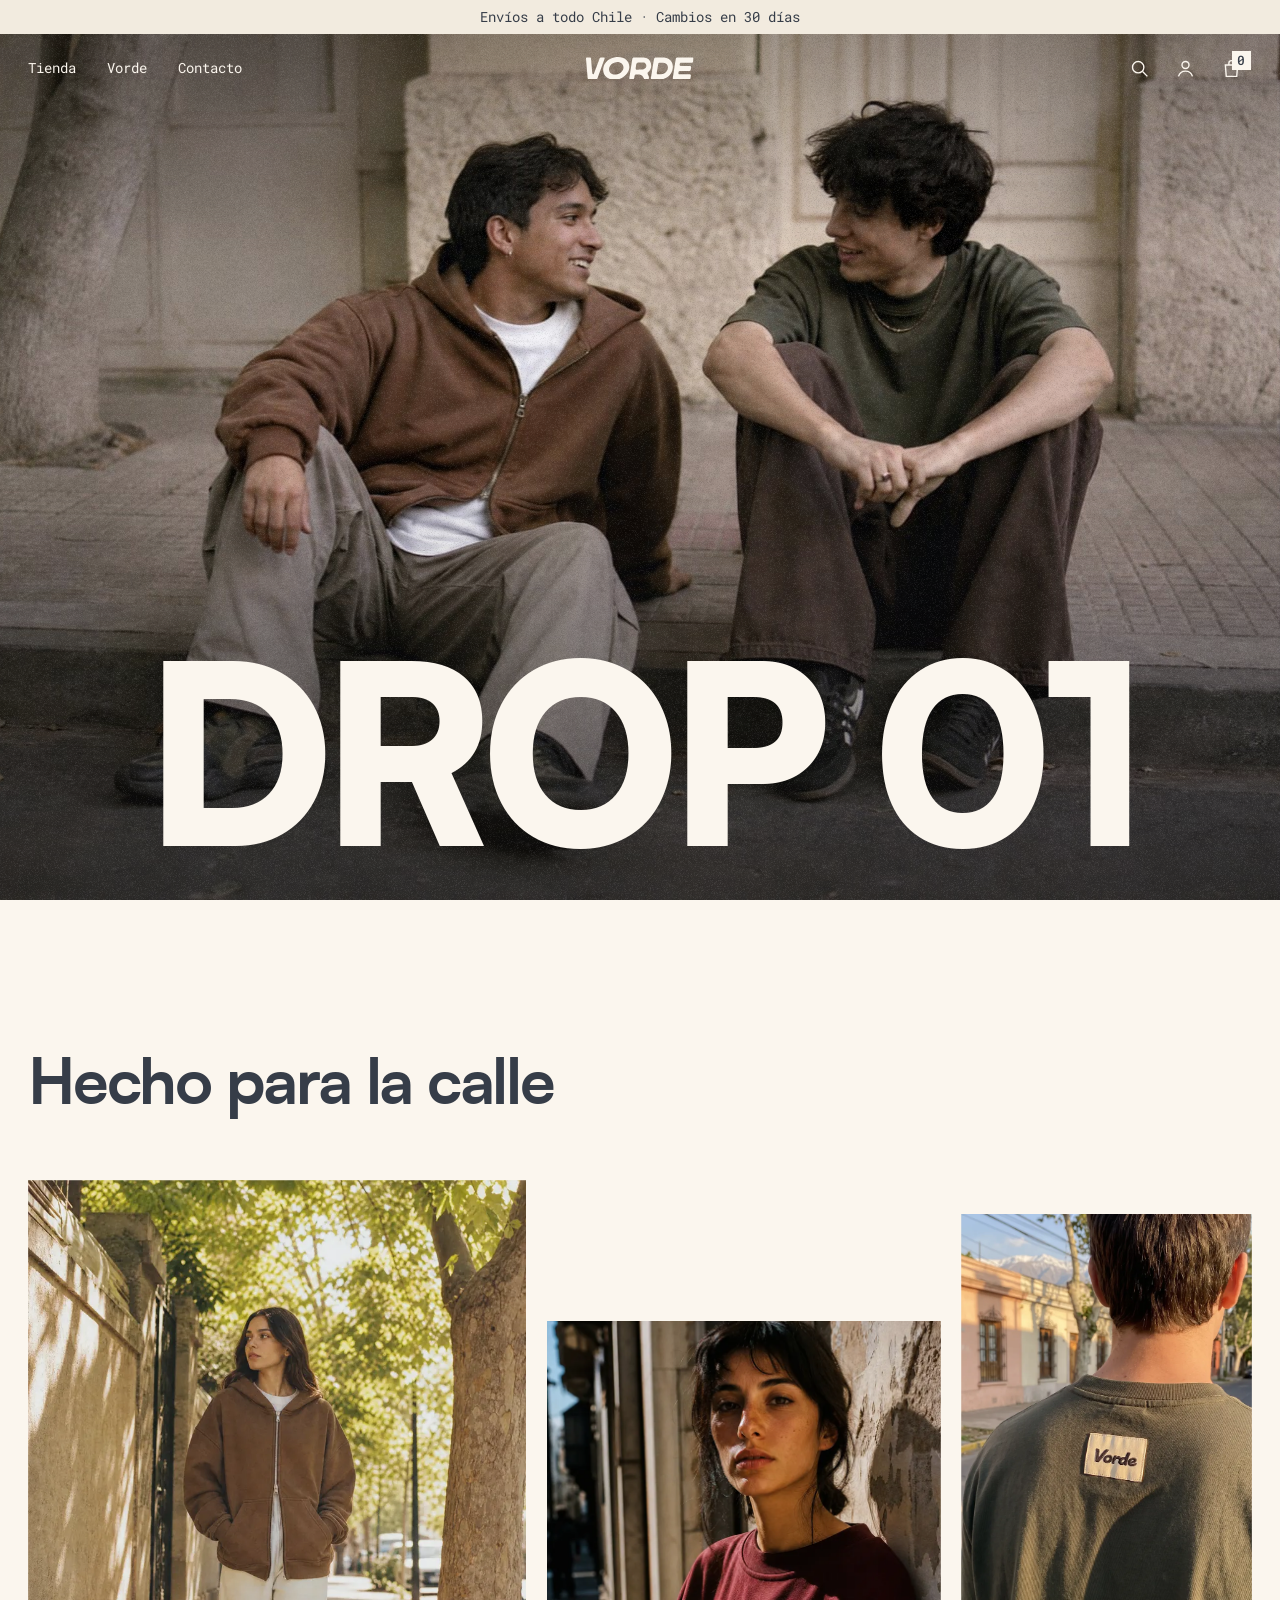
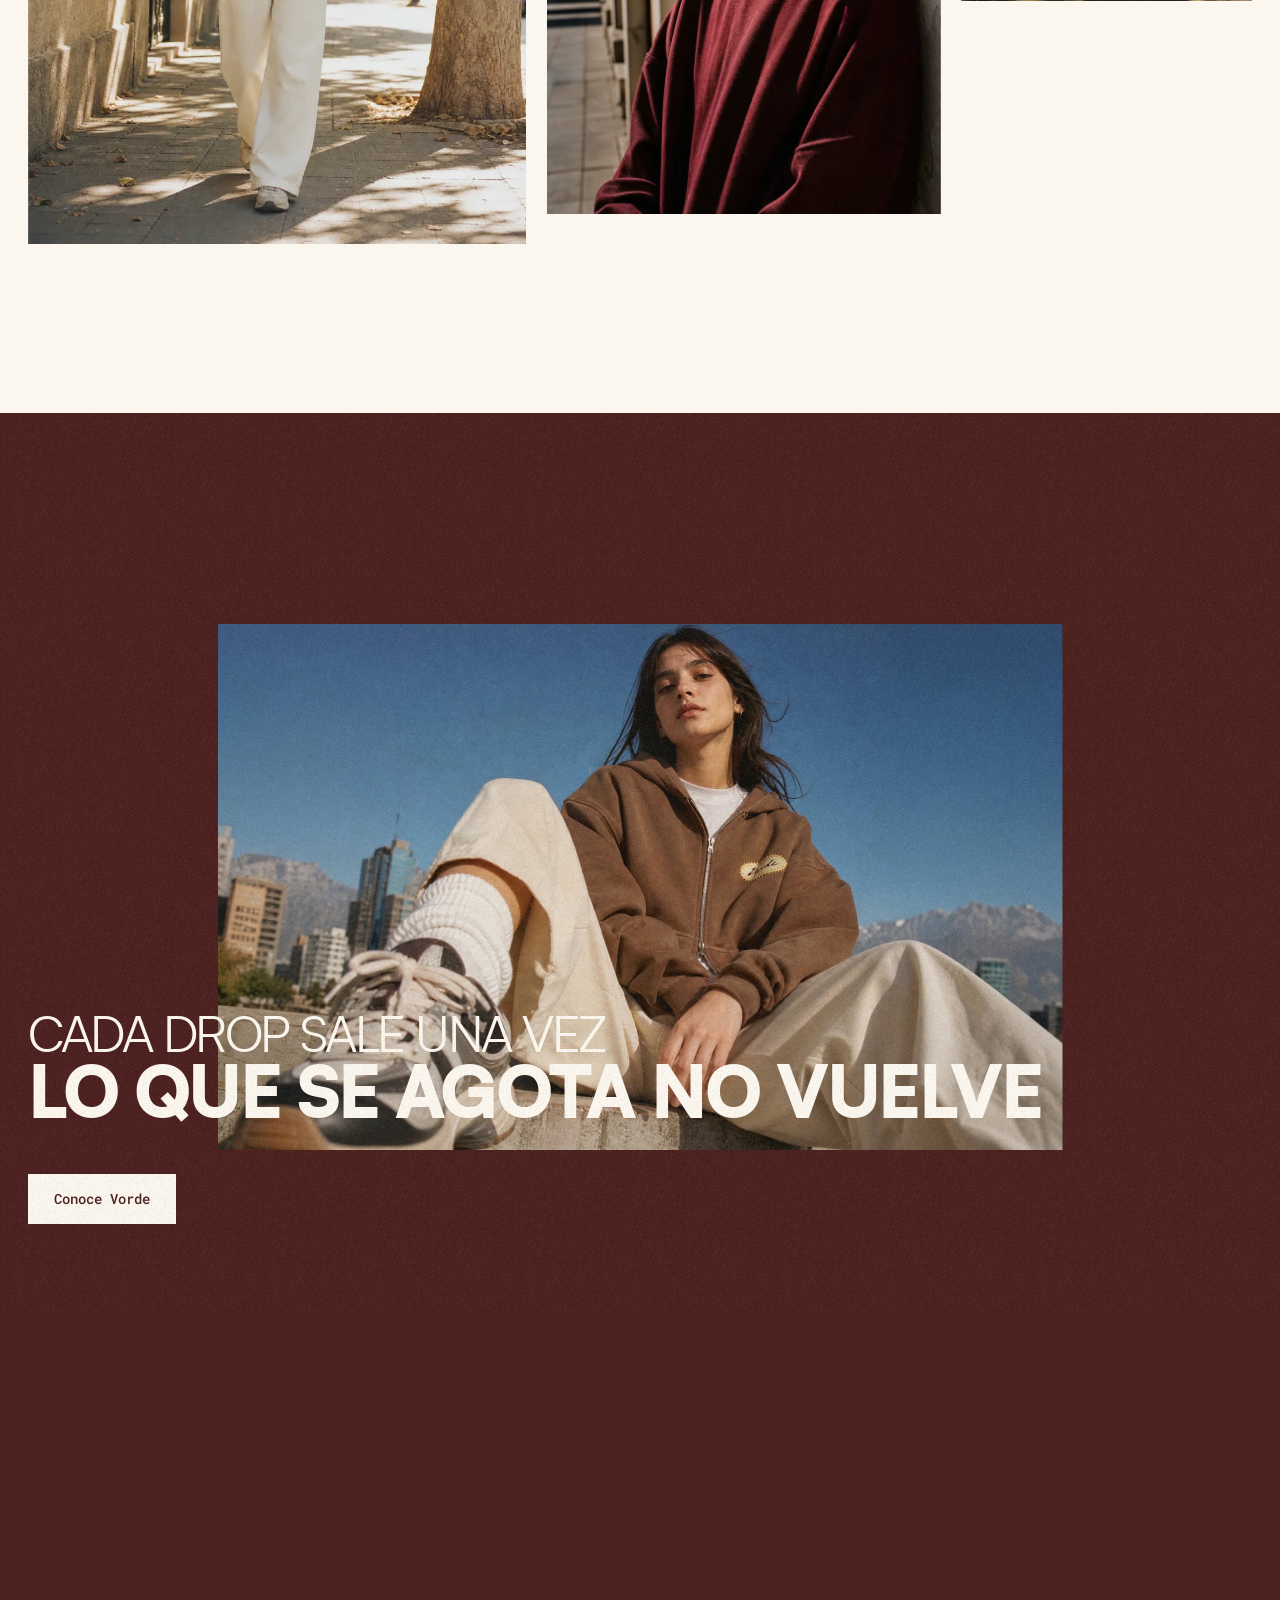
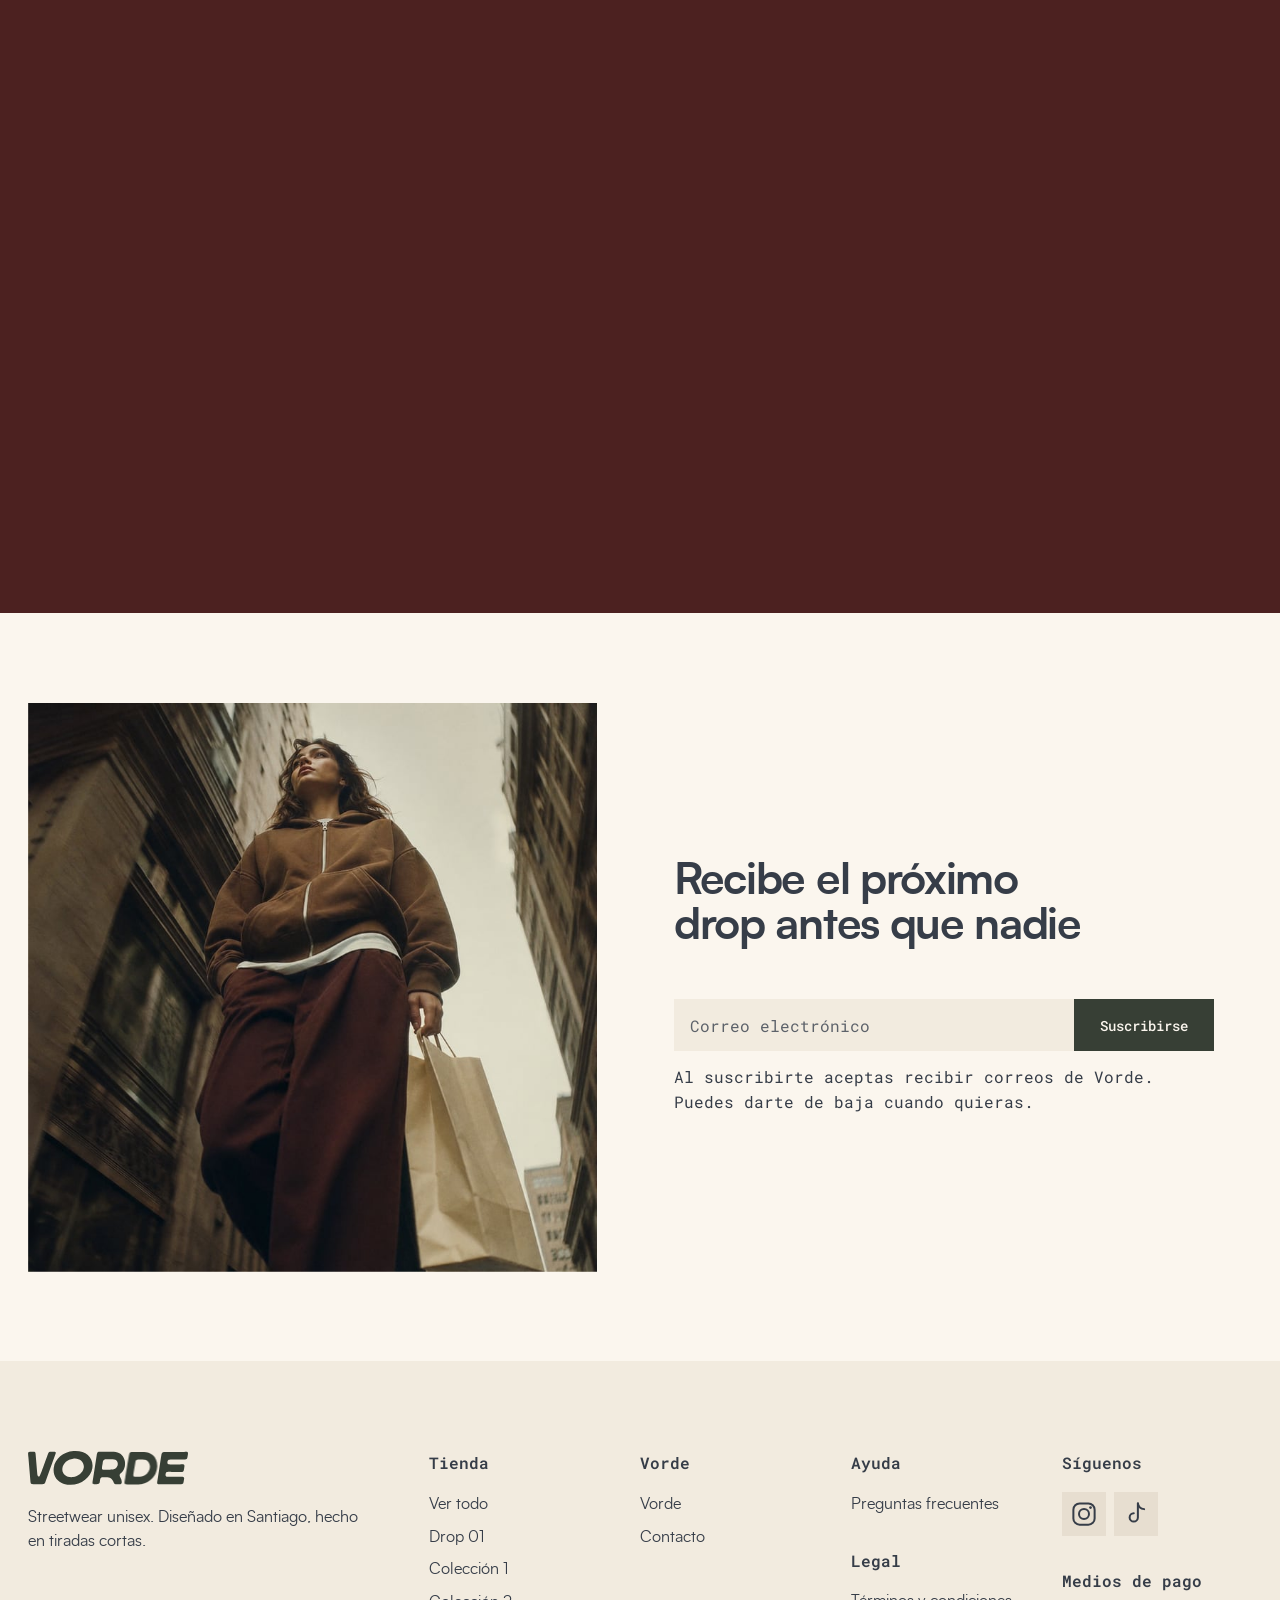
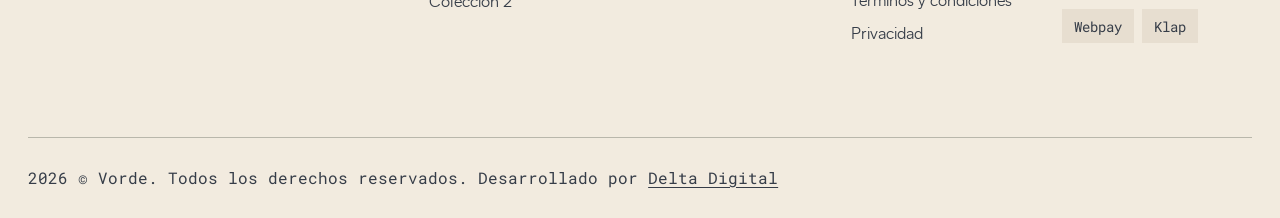
<file: index.html>
<!doctype html>
<html lang="es">
<head>
  <meta charset="utf-8">
  <meta name="viewport" content="width=device-width, initial-scale=1, viewport-fit=cover">
  <title>Vorde | Streetwear unisex</title>
  <meta name="description" content="Streetwear unisex. Diseñado en Santiago, hecho en tiradas cortas.">
  <link rel="preload" href="assets/fonts/satoshi-black.woff2" as="font" type="font/woff2" crossorigin>
  <link rel="preload" href="assets/fonts/satoshi-bold.woff2" as="font" type="font/woff2" crossorigin>
  <link rel="preconnect" href="https://fonts.googleapis.com">
  <link rel="preconnect" href="https://fonts.gstatic.com" crossorigin>
  <link rel="stylesheet" href="https://fonts.googleapis.com/css2?family=Roboto+Mono:wght@400;500;600&display=swap">
  <link rel="stylesheet" href="assets/css/styles.css">
</head>
<body>
  <a class="skip" href="#contenido">Saltar al contenido</a>

  <svg width="0" height="0" class="sprite" aria-hidden="true" focusable="false">
    <symbol id="i-search" viewBox="0 0 24 24"><circle cx="10.5" cy="10.5" r="6.5" fill="none" stroke="currentColor" stroke-width="1.6"/><path d="M15.5 15.5 21 21" fill="none" stroke="currentColor" stroke-width="1.6"/></symbol>
    <symbol id="i-user" viewBox="0 0 24 24"><circle cx="12" cy="8" r="4" fill="none" stroke="currentColor" stroke-width="1.6"/><path d="M4 21c1.2-4 4.3-6 8-6s6.8 2 8 6" fill="none" stroke="currentColor" stroke-width="1.6"/></symbol>
    <symbol id="i-bag" viewBox="0 0 24 24"><path d="M5 8h14l-1 13H6L5 8Z" fill="none" stroke="currentColor" stroke-width="1.6"/><path d="M9 8V6a3 3 0 0 1 6 0v2" fill="none" stroke="currentColor" stroke-width="1.6"/></symbol>
    <symbol id="i-menu" viewBox="0 0 24 24"><path d="M3 8h18M3 16h18" fill="none" stroke="currentColor" stroke-width="1.6"/></symbol>
    <symbol id="i-instagram" viewBox="0 0 24 24"><rect x="3.5" y="3.5" width="17" height="17" rx="5" fill="none" stroke="currentColor" stroke-width="1.6"/><circle cx="12" cy="12" r="4" fill="none" stroke="currentColor" stroke-width="1.6"/><circle cx="17.2" cy="6.8" r="1.1" fill="currentColor"/></symbol>
    <symbol id="i-tiktok" viewBox="0 0 24 24"><path d="M13.5 3.5v11.2a3.3 3.3 0 1 1-3.3-3.3" fill="none" stroke="currentColor" stroke-width="1.6" stroke-linecap="round"/><path d="M13.5 3.5c.4 2.6 2.3 4.4 5 4.6" fill="none" stroke="currentColor" stroke-width="1.6" stroke-linecap="round"/></symbol>
    <symbol id="i-close" viewBox="0 0 24 24"><path d="M5 5l14 14M19 5 5 19" fill="none" stroke="currentColor" stroke-width="1.6"/></symbol>
    <symbol id="vorde-logo" viewBox="0 0 147.6 31.26"><g fill="currentColor" fill-rule="evenodd"><path d="M70.67,7.78c.92-.24,4.79-.09,6.06-.09,2.12,0,3.57.01,4.85,1.18,1.03.94,1.6,2.85,1.03,4.61-1.24,3.84-5.27,3.84-8.26,3.84-1.23,0-4.92.26-5.67-.31-.98-.75-.14-3.81.08-5.08.29-1.72.14-3.7,1.9-4.16h0ZM89.33,14.01c1.08-5.45-1.71-10.08-5.06-11.86-2.21-1.18-4.29-1.44-7.12-1.44-2.84,0-5.67,0-8.51,0-3.98,0-4.68-.62-5.3,3.25-1.17,7.28-2.22,14.98-3.46,22.09-.87,4.99-.55,4.57,3.18,4.58,4.05,0,2.69-1.47,3.63-4.91.37-1.34,1.22-1.56,2.78-1.56,3.8-.01,7.15-.3,9.07,3.66,1.4,2.88.59,2.85,5.72,2.82,1.66-.01,2.23-.48,2.21-2.12-.03-3.05-2.28-4.77-1.94-6.55.36-1.89,3.65-2.18,4.79-7.96Z"/><path d="M147.54,2.96c.41-2.65-1.21-2.14-3.41-2.14h-17.16c-2.08,0-3.4,0-3.76,2-.82,4.61-1.51,9.94-2.28,14.71-.56,3.42-1.07,6.59-1.57,9.97-.34,2.34-.59,3.26,2.03,3.24h17.02c1.73,0,4.18.35,4.84-.92.21-.41.83-4.24.8-4.82-.1-1.8-3.11-1.21-4.52-1.21-1.67,0-10.56.11-11.42-.05-1.66-.31-1.43-2.91-.64-3.82.82-.94,3.54-.61,5.09-.61,1.91,0,3.81,0,5.72,0,1.61,0,4.18.36,5.08-.67.48-.55.88-3.84.96-4.68.2-2.16-2.24-1.6-4.09-1.6-1.91,0-3.81,0-5.72,0-1.24,0-4.64.27-5.4-.37-1.02-.85-.4-3.49.67-4,.88-.42,9.56-.19,11.29-.19,6.14,0,5.63.67,6.48-4.84Z"/><path d="M100.65,7.97c.95-.33,6.26-.1,7.31.19,1.97.53,3.39,1.97,4.06,3.74,1.57,4.13-.79,8.38-4.22,10.54-1.99,1.25-3.84,1.35-6.5,1.36-3.73,0-4.55.54-3.93-3.4l1.69-10c.27-1.51.32-1.97,1.59-2.41h0ZM119.13,15.24c.6-4.56-1.28-9.05-3.63-11.13-3.24-2.87-6.37-3.27-11.83-3.28-2.51,0-5.03-.02-7.54,0-1.41,0-2,.31-2.48,1.33-.48,1.02-3.25,18.89-3.9,22.39-.18.99-.38,2.12-.55,3.18-.19,1.23-.47,2.35.52,2.84.78.39,13.31.23,14.77,0,4.28-.66,7.83-2.85,9.94-5.11,2.57-2.76,4.03-5.23,4.69-10.22Z"/><path d="M41.58,7.12c5.94-.89,10.6,3.36,9.8,8.42-.7,4.41-5.09,8-9.92,8.54-6.03.68-10.62-3.14-9.75-8.33.77-4.65,4.6-7.84,9.87-8.63h0ZM59.3,15.96C60.85,6.22,53.32-.78,41.95.07c-9.55.72-17.14,7.18-18.25,15.28-.95,6.97,2.69,12.98,9.49,15.01,12.42,3.71,24.57-4.71,26.11-14.4Z"/><path d="M25.46,2.29c.74-1.97-1.68-1.58-3.13-1.58-1.93,0-3.03-.32-3.69,1.26-1.13,2.69-7.14,20.45-8.06,21.23-1.56,1.32-1.99-.96-2.11-2.19L6.96,2.98c-.19-2.14-.33-2.29-2.63-2.28-1.24,0-3.71-.42-4.24.71-.28.6.13,3.58.21,4.46l1.9,22.52c.18,2.1.56,2.24,2.69,2.24,1.56,0,8.78.17,9.66-.13,1.12-.38,1.37-1.84,1.82-3.08l3.89-10.73c1.79-4.76,3.41-9.63,5.2-14.4Z"/></g></symbol>
  </svg>

  <!-- Barra de anuncio + header (transparente sobre el hero, sólido al hacer scroll) -->
  <div class="top" data-top>
    <p class="announce">Envíos a todo Chile · Cambios en 30 días</p>
    <header class="nav">
      <button class="nav__menu icon-btn" type="button" aria-label="Abrir menú" aria-expanded="false" aria-controls="menu-movil" data-menu-open>
        <svg><use href="#i-menu"/></svg>
      </button>
      <nav class="nav__links" aria-label="Principal">
        <a href="tienda.html">Tienda</a>
        <a href="vorde.html">Vorde</a>
        <a href="contacto.html">Contacto</a>
      </nav>
      <a class="nav__logo" href="index.html" aria-label="Vorde, inicio">
        <svg class="logo" viewBox="0 0 147.6 31.26" aria-hidden="true" focusable="false"><use href="#vorde-logo"/></svg>
      </a>
      <div class="nav__icons">
        <a class="icon-btn" href="#buscar" aria-label="Buscar"><svg><use href="#i-search"/></svg></a>
        <a class="icon-btn nav__account" href="#cuenta" aria-label="Cuenta"><svg><use href="#i-user"/></svg></a>
        <a class="icon-btn nav__cart" href="#carrito" aria-label="Carrito, 0 productos"><svg><use href="#i-bag"/></svg><span class="nav__count">0</span></a>
      </div>
    </header>
  </div>

  <!-- Menú en teléfono -->
  <div class="drawer" id="menu-movil" hidden data-menu>
    <button class="icon-btn drawer__close" type="button" aria-label="Cerrar menú" data-menu-close><svg><use href="#i-close"/></svg></button>
    <nav aria-label="Menú">
      <a href="tienda.html">Tienda</a>
      <a href="vorde.html">Vorde</a>
      <a href="contacto.html">Contacto</a>
    </nav>
  </div>

  <main id="contenido">

    <!-- 1 · Hero: imagen de fondo ahora; video del Drop 01 cuando llegue (ver data-video-src en main.js) -->
    <section class="hero" aria-label="Drop 01">
      <a class="hero__link" href="tienda.html">
        <div class="hero__media" data-hero-media data-video-src="">
          <picture>
            <source media="(max-width: 700px)" srcset="assets/img/hero-drop01-movil-600.jpg 600w, assets/img/hero-drop01-movil-855.jpg 855w, assets/img/hero-drop01-movil-1200.jpg 1200w" sizes="100vw">
            <img src="assets/img/hero-drop01-1600.jpg" srcset="assets/img/hero-drop01-1000.jpg 1000w, assets/img/hero-drop01-1600.jpg 1600w, assets/img/hero-drop01-2400.jpg 2400w, assets/img/hero-drop01-3200.jpg 3200w" sizes="100vw" width="2400" height="1357" alt="Dos amigos sentados en la vereda de una calle de Santiago, uno con polerón zip café y el otro con polera oliva y pantalón ancho café." fetchpriority="high">
          </picture>
        </div>
        <span class="hero__shade" aria-hidden="true"></span>
        <span class="hero__grain" aria-hidden="true"></span>
        <h1 class="hero__title" aria-label="DROP 01"><span style="--i:0" aria-hidden="true">D</span><span style="--i:1" aria-hidden="true">R</span><span style="--i:2" aria-hidden="true">O</span><span style="--i:3" aria-hidden="true">P</span><span class="sp" aria-hidden="true"> </span><span style="--i:4" aria-hidden="true">0</span><span style="--i:5" aria-hidden="true">1</span></h1>
      </a>
    </section>

    <!-- 2 · Editorial: universo Vorde (sin precio, tallas ni información de producto) -->
    <section class="editorial" aria-labelledby="editorial-title">
      <div class="container grid">
        <h2 class="h2 editorial__title" id="editorial-title" data-reveal>Hecho para la calle</h2>
        <figure class="ed ed--1" data-reveal="clip">
          <picture>
            <source type="image/webp" srcset="assets/img/lifestyle-exterior-800.webp 800w, assets/img/lifestyle-exterior-1200.webp 1200w" sizes="(max-width: 700px) 72vw, 40vw">
            <img src="assets/img/lifestyle-exterior-800.jpg" srcset="assets/img/lifestyle-exterior-800.jpg 800w, assets/img/lifestyle-exterior-1200.jpg 1200w" sizes="(max-width: 700px) 72vw, 40vw" width="1200" height="1600" loading="lazy" alt="Mujer caminando por una vereda arbolada de Santiago con polerón zip café y pantalón ancho crema.">
          </picture>
        </figure>
        <figure class="ed ed--2" data-reveal="clip" style="--d:120ms">
          <picture>
            <source type="image/webp" srcset="assets/img/lifestyle-estilismo-800.webp 800w, assets/img/lifestyle-estilismo-1200.webp 1200w" sizes="(max-width: 700px) 84vw, 32vw">
            <img src="assets/img/lifestyle-estilismo-800.jpg" srcset="assets/img/lifestyle-estilismo-800.jpg 800w, assets/img/lifestyle-estilismo-1200.jpg 1200w" sizes="(max-width: 700px) 84vw, 32vw" width="1200" height="1600" loading="lazy" alt="Retrato de una mujer apoyada en un muro de una calle de Santiago, con un polerón amplio burdeo.">
          </picture>
        </figure>
        <figure class="ed ed--3" data-reveal="clip" style="--d:240ms">
          <picture>
            <source type="image/webp" srcset="assets/img/lifestyle-detalle-800.webp 800w, assets/img/lifestyle-detalle-1200.webp 1200w" sizes="(max-width: 700px) 58vw, 24vw">
            <img src="assets/img/lifestyle-detalle-800.jpg" srcset="assets/img/lifestyle-detalle-800.jpg 800w, assets/img/lifestyle-detalle-1200.jpg 1200w" sizes="(max-width: 700px) 58vw, 24vw" width="1200" height="1607" loading="lazy" alt="Etiqueta tejida Vorde en la espalda de una polera oliva, con una calle de Santiago y la cordillera de fondo.">
          </picture>
        </figure>
      </div>
    </section>

    <!-- 3 · Frase de marca: primero el burdeo con la frase; la foto crece hasta llenar la pantalla.
         En escritorio la frase va sobre el cielo y el recorte de la chica queda por delante (el pelo roza el final de las líneas). -->
    <section class="band" aria-labelledby="band-title" data-band>
      <div class="band__sticky">
        <figure class="band__media">
          <picture>
            <source media="(max-width: 700px)" srcset="assets/img/frase-drop01-movil-600.jpg 600w, assets/img/frase-drop01-movil-855.jpg 855w" sizes="100vw">
            <img src="assets/img/frase-drop01-1600.jpg" srcset="assets/img/frase-drop01-1000.jpg 1000w, assets/img/frase-drop01-1600.jpg 1600w, assets/img/frase-drop01-2400.jpg 2400w" sizes="100vw" width="2400" height="1357" loading="lazy" alt="Una joven sentada en un muro de hormigón en Santiago, con polerón zip café, pantalón ancho crema y zapatillas en primer plano; atrás, edificios y la cordillera bajo un cielo azul.">
          </picture>
        </figure>
        <div class="container band__copy">
          <h2 class="band__title" id="band-title" data-reveal><span>Cada drop sale una vez</span> <span>Lo que se agota</span> <span>no vuelve</span></h2>
          <a class="btn btn--crema" href="vorde.html" data-reveal style="--d:140ms">Conoce Vorde</a>
        </div>
        <figure class="band__cut" aria-hidden="true">
          <img src="assets/img/frase-drop01-recorte-1600.webp" srcset="assets/img/frase-drop01-recorte-1000.webp 1000w, assets/img/frase-drop01-recorte-1600.webp 1600w, assets/img/frase-drop01-recorte-2400.webp 2400w" sizes="100vw" width="2400" height="1357" loading="lazy" alt="">
        </figure>
        <span class="band__grain" aria-hidden="true"></span>
      </div>
    </section>

    <!-- 4 · Newsletter (formulario de clientes de Shopify) -->
    <section class="news" aria-labelledby="news-title">
      <div class="news__wrap">
        <figure class="news__media" data-reveal="clip">
          <picture>
            <source media="(max-width: 700px)" srcset="assets/img/news-pareja-movil-600.jpg 600w, assets/img/news-pareja-movil-900.jpg 900w" sizes="100vw">
            <img src="assets/img/news-pareja-800.jpg" srcset="assets/img/news-pareja-800.jpg 800w, assets/img/news-pareja-1200.jpg 1200w" sizes="46vw" width="1200" height="1200" loading="lazy" alt="Vista desde abajo de una joven caminando entre edificios, con polerón zip café, pantalón ancho burdeo y una bolsa de papel en la mano.">
          </picture>
        </figure>
        <div class="news__body">
          <h2 class="h3 news__title" id="news-title" data-reveal>Recibe el próximo drop antes que nadie</h2>
          <form class="news__form" action="#" method="post" data-reveal style="--d:120ms" data-news>
            <div class="field">
              <label class="sr-only" for="news-email">Correo electrónico</label>
              <input id="news-email" name="contact[email]" type="email" autocomplete="email" placeholder="Correo electrónico" required>
              <button class="btn btn--oliva" type="submit">Suscribirse</button>
            </div>
            <p class="news__legal">Al suscribirte aceptas recibir correos de Vorde. Puedes darte de baja cuando quieras.</p>
          </form>
        </div>
      </div>
    </section>
  </main>

  <!-- Footer global -->
  <footer class="footer">
    <div class="container">
      <div class="footer__grid">
        <div class="footer__brand">
          <svg class="footer__logo" viewBox="0 0 147.6 31.26" role="img" aria-label="Vorde" data-reveal="letters"><g fill="currentColor" fill-rule="evenodd"><path style="--i:0" d="M25.46,2.29c.74-1.97-1.68-1.58-3.13-1.58-1.93,0-3.03-.32-3.69,1.26-1.13,2.69-7.14,20.45-8.06,21.23-1.56,1.32-1.99-.96-2.11-2.19L6.96,2.98c-.19-2.14-.33-2.29-2.63-2.28-1.24,0-3.71-.42-4.24.71-.28.6.13,3.58.21,4.46l1.9,22.52c.18,2.1.56,2.24,2.69,2.24,1.56,0,8.78.17,9.66-.13,1.12-.38,1.37-1.84,1.82-3.08l3.89-10.73c1.79-4.76,3.41-9.63,5.2-14.4Z"/><path style="--i:1" d="M41.58,7.12c5.94-.89,10.6,3.36,9.8,8.42-.7,4.41-5.09,8-9.92,8.54-6.03.68-10.62-3.14-9.75-8.33.77-4.65,4.6-7.84,9.87-8.63h0ZM59.3,15.96C60.85,6.22,53.32-.78,41.95.07c-9.55.72-17.14,7.18-18.25,15.28-.95,6.97,2.69,12.98,9.49,15.01,12.42,3.71,24.57-4.71,26.11-14.4Z"/><path style="--i:2" d="M70.67,7.78c.92-.24,4.79-.09,6.06-.09,2.12,0,3.57.01,4.85,1.18,1.03.94,1.6,2.85,1.03,4.61-1.24,3.84-5.27,3.84-8.26,3.84-1.23,0-4.92.26-5.67-.31-.98-.75-.14-3.81.08-5.08.29-1.72.14-3.7,1.9-4.16h0ZM89.33,14.01c1.08-5.45-1.71-10.08-5.06-11.86-2.21-1.18-4.29-1.44-7.12-1.44-2.84,0-5.67,0-8.51,0-3.98,0-4.68-.62-5.3,3.25-1.17,7.28-2.22,14.98-3.46,22.09-.87,4.99-.55,4.57,3.18,4.58,4.05,0,2.69-1.47,3.63-4.91.37-1.34,1.22-1.56,2.78-1.56,3.8-.01,7.15-.3,9.07,3.66,1.4,2.88.59,2.85,5.72,2.82,1.66-.01,2.23-.48,2.21-2.12-.03-3.05-2.28-4.77-1.94-6.55.36-1.89,3.65-2.18,4.79-7.96Z"/><path style="--i:3" d="M100.65,7.97c.95-.33,6.26-.1,7.31.19,1.97.53,3.39,1.97,4.06,3.74,1.57,4.13-.79,8.38-4.22,10.54-1.99,1.25-3.84,1.35-6.5,1.36-3.73,0-4.55.54-3.93-3.4l1.69-10c.27-1.51.32-1.97,1.59-2.41h0ZM119.13,15.24c.6-4.56-1.28-9.05-3.63-11.13-3.24-2.87-6.37-3.27-11.83-3.28-2.51,0-5.03-.02-7.54,0-1.41,0-2,.31-2.48,1.33-.48,1.02-3.25,18.89-3.9,22.39-.18.99-.38,2.12-.55,3.18-.19,1.23-.47,2.35.52,2.84.78.39,13.31.23,14.77,0,4.28-.66,7.83-2.85,9.94-5.11,2.57-2.76,4.03-5.23,4.69-10.22Z"/><path style="--i:4" d="M147.54,2.96c.41-2.65-1.21-2.14-3.41-2.14h-17.16c-2.08,0-3.4,0-3.76,2-.82,4.61-1.51,9.94-2.28,14.71-.56,3.42-1.07,6.59-1.57,9.97-.34,2.34-.59,3.26,2.03,3.24h17.02c1.73,0,4.18.35,4.84-.92.21-.41.83-4.24.8-4.82-.1-1.8-3.11-1.21-4.52-1.21-1.67,0-10.56.11-11.42-.05-1.66-.31-1.43-2.91-.64-3.82.82-.94,3.54-.61,5.09-.61,1.91,0,3.81,0,5.72,0,1.61,0,4.18.36,5.08-.67.48-.55.88-3.84.96-4.68.2-2.16-2.24-1.6-4.09-1.6-1.91,0-3.81,0-5.72,0-1.24,0-4.64.27-5.4-.37-1.02-.85-.4-3.49.67-4,.88-.42,9.56-.19,11.29-.19,6.14,0,5.63.67,6.48-4.84Z"/></g></svg>
          <p class="footer__about" data-reveal>Streetwear unisex. Diseñado en Santiago, hecho en tiradas cortas.</p>
        </div>
        <div data-reveal style="--d:60ms">
          <h3 class="footer__h">Tienda</h3>
          <ul><li><a href="tienda.html">Ver todo</a></li><li><a href="tienda.html#drop-01">Drop 01</a></li><li><a href="tienda.html#coleccion-1">Colección 1</a></li><li><a href="tienda.html#coleccion-2">Colección 2</a></li></ul>
        </div>
        <div data-reveal style="--d:120ms">
          <h3 class="footer__h">Vorde</h3>
          <ul><li><a href="vorde.html">Vorde</a></li><li><a href="contacto.html">Contacto</a></li></ul>
        </div>
        <div data-reveal style="--d:180ms">
          <h3 class="footer__h">Ayuda</h3>
          <ul><li><a href="#preguntas-frecuentes">Preguntas frecuentes</a></li></ul>
          <h3 class="footer__h footer__h--gap">Legal</h3>
          <ul><li><a href="legal.html#terminos">Términos y condiciones</a></li><li><a href="legal.html#privacidad">Privacidad</a></li></ul>
        </div>
        <div data-reveal style="--d:240ms">
          <h3 class="footer__h">Síguenos</h3>
          <ul class="social"><li><a class="social__link" href="#instagram" aria-label="Instagram"><svg aria-hidden="true"><use href="#i-instagram"/></svg></a></li><li><a class="social__link" href="#tiktok" aria-label="TikTok"><svg aria-hidden="true"><use href="#i-tiktok"/></svg></a></li></ul>
          <h3 class="footer__h footer__h--gap">Medios de pago</h3>
          <ul class="chips"><li><span class="chip">Webpay</span></li><li><span class="chip">Klap</span></li></ul>
        </div>
      </div>
      <hr class="footer__rule">
      <p class="footer__legal">2026 © Vorde. Todos los derechos reservados. Desarrollado por <a href="https://deltadigital.cl" target="_blank" rel="noopener">Delta Digital</a></p>
    </div>
  </footer>

  <script src="assets/js/lenis.min.js" defer></script>
  <script src="assets/js/main.js" defer></script>
</body>
</html>
</file>
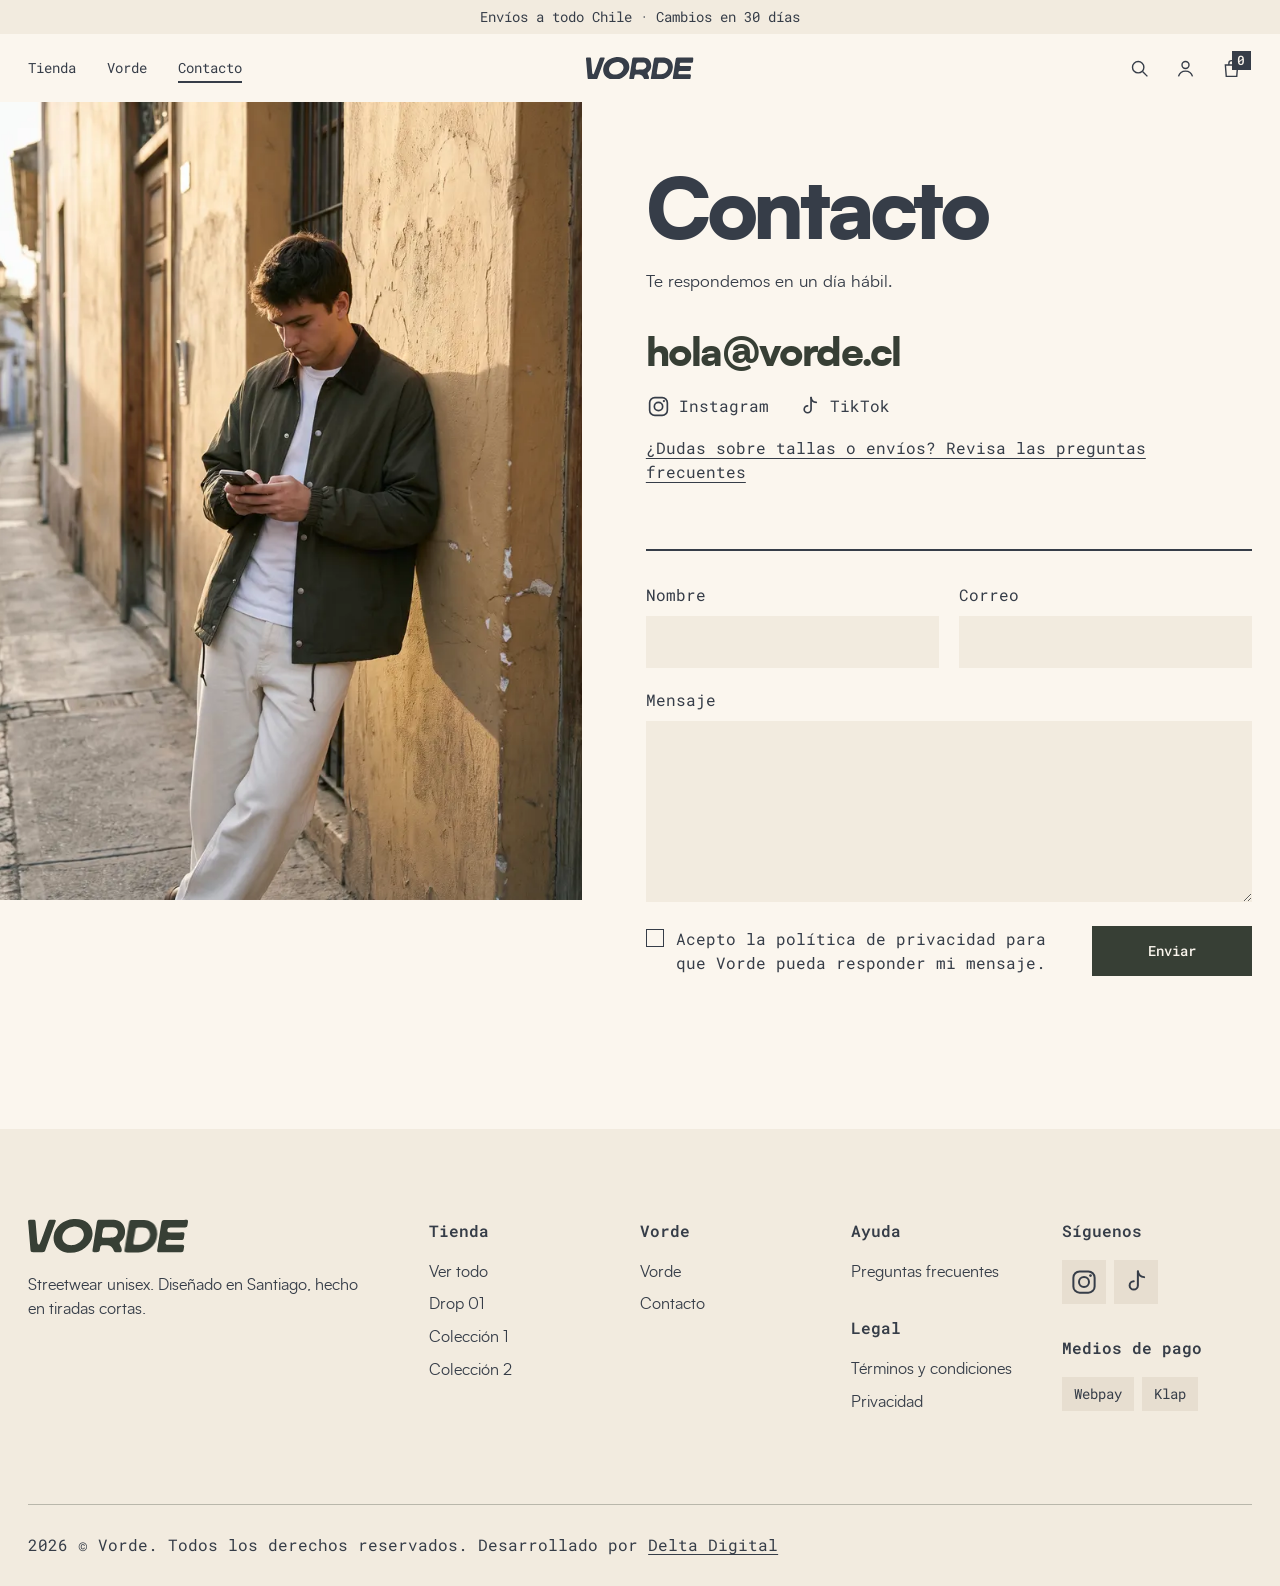
<file: contacto.html>
<!doctype html>
<html lang="es">
<head>
  <meta charset="utf-8">
  <meta name="viewport" content="width=device-width, initial-scale=1, viewport-fit=cover">
  <title>Contacto | Vorde</title>
  <meta name="description" content="Streetwear unisex. Diseñado en Santiago, hecho en tiradas cortas.">
  <link rel="preload" href="assets/fonts/satoshi-black.woff2" as="font" type="font/woff2" crossorigin>
  <link rel="preconnect" href="https://fonts.googleapis.com">
  <link rel="preconnect" href="https://fonts.gstatic.com" crossorigin>
  <link rel="stylesheet" href="https://fonts.googleapis.com/css2?family=Roboto+Mono:wght@400;500;600&display=swap">
  <link rel="stylesheet" href="assets/css/styles.css">
</head>
<body data-solid-header>
  <a class="skip" href="#contenido">Saltar al contenido</a>

  <svg width="0" height="0" class="sprite" aria-hidden="true" focusable="false">
    <symbol id="i-search" viewBox="0 0 24 24"><circle cx="10.5" cy="10.5" r="6.5" fill="none" stroke="currentColor" stroke-width="1.6"/><path d="M15.5 15.5 21 21" fill="none" stroke="currentColor" stroke-width="1.6"/></symbol>
    <symbol id="i-user" viewBox="0 0 24 24"><circle cx="12" cy="8" r="4" fill="none" stroke="currentColor" stroke-width="1.6"/><path d="M4 21c1.2-4 4.3-6 8-6s6.8 2 8 6" fill="none" stroke="currentColor" stroke-width="1.6"/></symbol>
    <symbol id="i-bag" viewBox="0 0 24 24"><path d="M5 8h14l-1 13H6L5 8Z" fill="none" stroke="currentColor" stroke-width="1.6"/><path d="M9 8V6a3 3 0 0 1 6 0v2" fill="none" stroke="currentColor" stroke-width="1.6"/></symbol>
    <symbol id="i-menu" viewBox="0 0 24 24"><path d="M3 8h18M3 16h18" fill="none" stroke="currentColor" stroke-width="1.6"/></symbol>
    <symbol id="i-instagram" viewBox="0 0 24 24"><rect x="3.5" y="3.5" width="17" height="17" rx="5" fill="none" stroke="currentColor" stroke-width="1.6"/><circle cx="12" cy="12" r="4" fill="none" stroke="currentColor" stroke-width="1.6"/><circle cx="17.2" cy="6.8" r="1.1" fill="currentColor"/></symbol>
    <symbol id="i-tiktok" viewBox="0 0 24 24"><path d="M13.5 3.5v11.2a3.3 3.3 0 1 1-3.3-3.3" fill="none" stroke="currentColor" stroke-width="1.6" stroke-linecap="round"/><path d="M13.5 3.5c.4 2.6 2.3 4.4 5 4.6" fill="none" stroke="currentColor" stroke-width="1.6" stroke-linecap="round"/></symbol>
    <symbol id="i-close" viewBox="0 0 24 24"><path d="M5 5l14 14M19 5 5 19" fill="none" stroke="currentColor" stroke-width="1.6"/></symbol>
    <symbol id="vorde-logo" viewBox="0 0 147.6 31.26"><g fill="currentColor" fill-rule="evenodd"><path d="M70.67,7.78c.92-.24,4.79-.09,6.06-.09,2.12,0,3.57.01,4.85,1.18,1.03.94,1.6,2.85,1.03,4.61-1.24,3.84-5.27,3.84-8.26,3.84-1.23,0-4.92.26-5.67-.31-.98-.75-.14-3.81.08-5.08.29-1.72.14-3.7,1.9-4.16h0ZM89.33,14.01c1.08-5.45-1.71-10.08-5.06-11.86-2.21-1.18-4.29-1.44-7.12-1.44-2.84,0-5.67,0-8.51,0-3.98,0-4.68-.62-5.3,3.25-1.17,7.28-2.22,14.98-3.46,22.09-.87,4.99-.55,4.57,3.18,4.58,4.05,0,2.69-1.47,3.63-4.91.37-1.34,1.22-1.56,2.78-1.56,3.8-.01,7.15-.3,9.07,3.66,1.4,2.88.59,2.85,5.72,2.82,1.66-.01,2.23-.48,2.21-2.12-.03-3.05-2.28-4.77-1.94-6.55.36-1.89,3.65-2.18,4.79-7.96Z"/><path d="M147.54,2.96c.41-2.65-1.21-2.14-3.41-2.14h-17.16c-2.08,0-3.4,0-3.76,2-.82,4.61-1.51,9.94-2.28,14.71-.56,3.42-1.07,6.59-1.57,9.97-.34,2.34-.59,3.26,2.03,3.24h17.02c1.73,0,4.18.35,4.84-.92.21-.41.83-4.24.8-4.82-.1-1.8-3.11-1.21-4.52-1.21-1.67,0-10.56.11-11.42-.05-1.66-.31-1.43-2.91-.64-3.82.82-.94,3.54-.61,5.09-.61,1.91,0,3.81,0,5.72,0,1.61,0,4.18.36,5.08-.67.48-.55.88-3.84.96-4.68.2-2.16-2.24-1.6-4.09-1.6-1.91,0-3.81,0-5.72,0-1.24,0-4.64.27-5.4-.37-1.02-.85-.4-3.49.67-4,.88-.42,9.56-.19,11.29-.19,6.14,0,5.63.67,6.48-4.84Z"/><path d="M100.65,7.97c.95-.33,6.26-.1,7.31.19,1.97.53,3.39,1.97,4.06,3.74,1.57,4.13-.79,8.38-4.22,10.54-1.99,1.25-3.84,1.35-6.5,1.36-3.73,0-4.55.54-3.93-3.4l1.69-10c.27-1.51.32-1.97,1.59-2.41h0ZM119.13,15.24c.6-4.56-1.28-9.05-3.63-11.13-3.24-2.87-6.37-3.27-11.83-3.28-2.51,0-5.03-.02-7.54,0-1.41,0-2,.31-2.48,1.33-.48,1.02-3.25,18.89-3.9,22.39-.18.99-.38,2.12-.55,3.18-.19,1.23-.47,2.35.52,2.84.78.39,13.31.23,14.77,0,4.28-.66,7.83-2.85,9.94-5.11,2.57-2.76,4.03-5.23,4.69-10.22Z"/><path d="M41.58,7.12c5.94-.89,10.6,3.36,9.8,8.42-.7,4.41-5.09,8-9.92,8.54-6.03.68-10.62-3.14-9.75-8.33.77-4.65,4.6-7.84,9.87-8.63h0ZM59.3,15.96C60.85,6.22,53.32-.78,41.95.07c-9.55.72-17.14,7.18-18.25,15.28-.95,6.97,2.69,12.98,9.49,15.01,12.42,3.71,24.57-4.71,26.11-14.4Z"/><path d="M25.46,2.29c.74-1.97-1.68-1.58-3.13-1.58-1.93,0-3.03-.32-3.69,1.26-1.13,2.69-7.14,20.45-8.06,21.23-1.56,1.32-1.99-.96-2.11-2.19L6.96,2.98c-.19-2.14-.33-2.29-2.63-2.28-1.24,0-3.71-.42-4.24.71-.28.6.13,3.58.21,4.46l1.9,22.52c.18,2.1.56,2.24,2.69,2.24,1.56,0,8.78.17,9.66-.13,1.12-.38,1.37-1.84,1.82-3.08l3.89-10.73c1.79-4.76,3.41-9.63,5.2-14.4Z"/></g></symbol>
  </svg>

  <!-- Barra de anuncio + header (transparente sobre el hero, sólido al hacer scroll) -->
  <div class="top" data-top>
    <p class="announce">Envíos a todo Chile · Cambios en 30 días</p>
    <header class="nav">
      <button class="nav__menu icon-btn" type="button" aria-label="Abrir menú" aria-expanded="false" aria-controls="menu-movil" data-menu-open>
        <svg><use href="#i-menu"/></svg>
      </button>
      <nav class="nav__links" aria-label="Principal">
        <a href="tienda.html">Tienda</a>
        <a href="vorde.html">Vorde</a>
        <a href="contacto.html" aria-current="page">Contacto</a>
      </nav>
      <a class="nav__logo" href="index.html" aria-label="Vorde, inicio">
        <svg class="logo" viewBox="0 0 147.6 31.26" aria-hidden="true" focusable="false"><use href="#vorde-logo"/></svg>
      </a>
      <div class="nav__icons">
        <a class="icon-btn" href="#buscar" aria-label="Buscar"><svg><use href="#i-search"/></svg></a>
        <a class="icon-btn nav__account" href="#cuenta" aria-label="Cuenta"><svg><use href="#i-user"/></svg></a>
        <a class="icon-btn nav__cart" href="#carrito" aria-label="Carrito, 0 productos"><svg><use href="#i-bag"/></svg><span class="nav__count">0</span></a>
      </div>
    </header>
  </div>

  <!-- Menú en teléfono -->
  <div class="drawer" id="menu-movil" hidden data-menu>
    <button class="icon-btn drawer__close" type="button" aria-label="Cerrar menú" data-menu-close><svg><use href="#i-close"/></svg></button>
    <nav aria-label="Menú">
      <a href="tienda.html">Tienda</a>
      <a href="vorde.html">Vorde</a>
      <a href="contacto.html">Contacto</a>
    </nav>
  </div>

  <main id="contenido" class="contact-page">
    <section class="contact" aria-labelledby="contact-title">
      <!-- Foto fija a toda la altura (en el teléfono, franja arriba) -->
      <figure class="contact__media">
        <picture>
          <source type="image/webp" srcset="assets/img/contacto-800.webp 800w, assets/img/contacto-1200.webp 1200w" sizes="(max-width: 900px) 100vw, 42vw">
          <img src="assets/img/contacto-1200.jpg" srcset="assets/img/contacto-800.jpg 800w, assets/img/contacto-1200.jpg 1200w" sizes="(max-width: 900px) 100vw, 42vw" width="1200" height="1490" alt="Joven con la chaqueta coach oliva apoyado en un muro ocre de una calle de Santiago, escribiendo en su teléfono." fetchpriority="high">
        </picture>
      </figure>

      <div class="contact__body">
        <!-- 1 · Título y canales -->
        <h1 class="contact__title" id="contact-title" data-reveal>Contacto</h1>
        <p class="contact__lead" data-reveal style="--d:80ms">Te respondemos en un día hábil.</p>
        <a class="contact__mail" href="mailto:hola@vorde.cl" data-reveal style="--d:160ms">hola@vorde.cl</a>
        <ul class="contact__chan" data-reveal style="--d:240ms">
          <li><a class="contact__social" href="#instagram"><svg aria-hidden="true"><use href="#i-instagram"/></svg>Instagram</a></li>
          <li><a class="contact__social" href="#tiktok"><svg aria-hidden="true"><use href="#i-tiktok"/></svg>TikTok</a></li>
          <li><a href="#preguntas-frecuentes">¿Dudas sobre tallas o envíos? Revisa las preguntas frecuentes</a></li>
        </ul>

        <!-- 2 · Formulario (en Shopify: formulario de contacto nativo del tema) -->
        <form class="contact__form" action="#" method="post" novalidate data-contact data-reveal style="--d:320ms">
          <div class="cfield">
            <label for="c-name">Nombre</label>
            <input id="c-name" name="contact[name]" type="text" autocomplete="name" required>
          </div>
          <div class="cfield">
            <label for="c-email">Correo</label>
            <input id="c-email" name="contact[email]" type="email" autocomplete="email" required>
          </div>
          <div class="cfield cfield--wide">
            <label for="c-msg">Mensaje</label>
            <textarea id="c-msg" name="contact[body]" rows="6" required></textarea>
          </div>
          <div class="contact__end">
            <label class="ccheck"><input type="checkbox" name="contact[privacidad]" required><span>Acepto la política de privacidad para que Vorde pueda responder mi mensaje.</span></label>
            <button class="btn btn--oliva" type="submit">Enviar</button>
          </div>
          <p class="contact__status" data-contact-status role="status" hidden></p>
        </form>
      </div>
    </section>
  </main>

  <!-- Footer global -->
  <footer class="footer">
    <div class="container">
      <div class="footer__grid">
        <div class="footer__brand">
          <svg class="footer__logo" viewBox="0 0 147.6 31.26" role="img" aria-label="Vorde" data-reveal="letters"><g fill="currentColor" fill-rule="evenodd"><path style="--i:0" d="M25.46,2.29c.74-1.97-1.68-1.58-3.13-1.58-1.93,0-3.03-.32-3.69,1.26-1.13,2.69-7.14,20.45-8.06,21.23-1.56,1.32-1.99-.96-2.11-2.19L6.96,2.98c-.19-2.14-.33-2.29-2.63-2.28-1.24,0-3.71-.42-4.24.71-.28.6.13,3.58.21,4.46l1.9,22.52c.18,2.1.56,2.24,2.69,2.24,1.56,0,8.78.17,9.66-.13,1.12-.38,1.37-1.84,1.82-3.08l3.89-10.73c1.79-4.76,3.41-9.63,5.2-14.4Z"/><path style="--i:1" d="M41.58,7.12c5.94-.89,10.6,3.36,9.8,8.42-.7,4.41-5.09,8-9.92,8.54-6.03.68-10.62-3.14-9.75-8.33.77-4.65,4.6-7.84,9.87-8.63h0ZM59.3,15.96C60.85,6.22,53.32-.78,41.95.07c-9.55.72-17.14,7.18-18.25,15.28-.95,6.97,2.69,12.98,9.49,15.01,12.42,3.71,24.57-4.71,26.11-14.4Z"/><path style="--i:2" d="M70.67,7.78c.92-.24,4.79-.09,6.06-.09,2.12,0,3.57.01,4.85,1.18,1.03.94,1.6,2.85,1.03,4.61-1.24,3.84-5.27,3.84-8.26,3.84-1.23,0-4.92.26-5.67-.31-.98-.75-.14-3.81.08-5.08.29-1.72.14-3.7,1.9-4.16h0ZM89.33,14.01c1.08-5.45-1.71-10.08-5.06-11.86-2.21-1.18-4.29-1.44-7.12-1.44-2.84,0-5.67,0-8.51,0-3.98,0-4.68-.62-5.3,3.25-1.17,7.28-2.22,14.98-3.46,22.09-.87,4.99-.55,4.57,3.18,4.58,4.05,0,2.69-1.47,3.63-4.91.37-1.34,1.22-1.56,2.78-1.56,3.8-.01,7.15-.3,9.07,3.66,1.4,2.88.59,2.85,5.72,2.82,1.66-.01,2.23-.48,2.21-2.12-.03-3.05-2.28-4.77-1.94-6.55.36-1.89,3.65-2.18,4.79-7.96Z"/><path style="--i:3" d="M100.65,7.97c.95-.33,6.26-.1,7.31.19,1.97.53,3.39,1.97,4.06,3.74,1.57,4.13-.79,8.38-4.22,10.54-1.99,1.25-3.84,1.35-6.5,1.36-3.73,0-4.55.54-3.93-3.4l1.69-10c.27-1.51.32-1.97,1.59-2.41h0ZM119.13,15.24c.6-4.56-1.28-9.05-3.63-11.13-3.24-2.87-6.37-3.27-11.83-3.28-2.51,0-5.03-.02-7.54,0-1.41,0-2,.31-2.48,1.33-.48,1.02-3.25,18.89-3.9,22.39-.18.99-.38,2.12-.55,3.18-.19,1.23-.47,2.35.52,2.84.78.39,13.31.23,14.77,0,4.28-.66,7.83-2.85,9.94-5.11,2.57-2.76,4.03-5.23,4.69-10.22Z"/><path style="--i:4" d="M147.54,2.96c.41-2.65-1.21-2.14-3.41-2.14h-17.16c-2.08,0-3.4,0-3.76,2-.82,4.61-1.51,9.94-2.28,14.71-.56,3.42-1.07,6.59-1.57,9.97-.34,2.34-.59,3.26,2.03,3.24h17.02c1.73,0,4.18.35,4.84-.92.21-.41.83-4.24.8-4.82-.1-1.8-3.11-1.21-4.52-1.21-1.67,0-10.56.11-11.42-.05-1.66-.31-1.43-2.91-.64-3.82.82-.94,3.54-.61,5.09-.61,1.91,0,3.81,0,5.72,0,1.61,0,4.18.36,5.08-.67.48-.55.88-3.84.96-4.68.2-2.16-2.24-1.6-4.09-1.6-1.91,0-3.81,0-5.72,0-1.24,0-4.64.27-5.4-.37-1.02-.85-.4-3.49.67-4,.88-.42,9.56-.19,11.29-.19,6.14,0,5.63.67,6.48-4.84Z"/></g></svg>
          <p class="footer__about" data-reveal>Streetwear unisex. Diseñado en Santiago, hecho en tiradas cortas.</p>
        </div>
        <div data-reveal style="--d:60ms">
          <h3 class="footer__h">Tienda</h3>
          <ul><li><a href="tienda.html">Ver todo</a></li><li><a href="tienda.html#drop-01">Drop 01</a></li><li><a href="tienda.html#coleccion-1">Colección 1</a></li><li><a href="tienda.html#coleccion-2">Colección 2</a></li></ul>
        </div>
        <div data-reveal style="--d:120ms">
          <h3 class="footer__h">Vorde</h3>
          <ul><li><a href="vorde.html">Vorde</a></li><li><a href="contacto.html">Contacto</a></li></ul>
        </div>
        <div data-reveal style="--d:180ms">
          <h3 class="footer__h">Ayuda</h3>
          <ul><li><a href="#preguntas-frecuentes">Preguntas frecuentes</a></li></ul>
          <h3 class="footer__h footer__h--gap">Legal</h3>
          <ul><li><a href="legal.html#terminos">Términos y condiciones</a></li><li><a href="legal.html#privacidad">Privacidad</a></li></ul>
        </div>
        <div data-reveal style="--d:240ms">
          <h3 class="footer__h">Síguenos</h3>
          <ul class="social"><li><a class="social__link" href="#instagram" aria-label="Instagram"><svg aria-hidden="true"><use href="#i-instagram"/></svg></a></li><li><a class="social__link" href="#tiktok" aria-label="TikTok"><svg aria-hidden="true"><use href="#i-tiktok"/></svg></a></li></ul>
          <h3 class="footer__h footer__h--gap">Medios de pago</h3>
          <ul class="chips"><li><span class="chip">Webpay</span></li><li><span class="chip">Klap</span></li></ul>
        </div>
      </div>
      <hr class="footer__rule">
      <p class="footer__legal">2026 © Vorde. Todos los derechos reservados. Desarrollado por <a href="https://deltadigital.cl" target="_blank" rel="noopener">Delta Digital</a></p>
    </div>
  </footer>

  <script src="assets/js/lenis.min.js" defer></script>
  <script src="assets/js/main.js" defer></script>
</body>
</html>
</file>
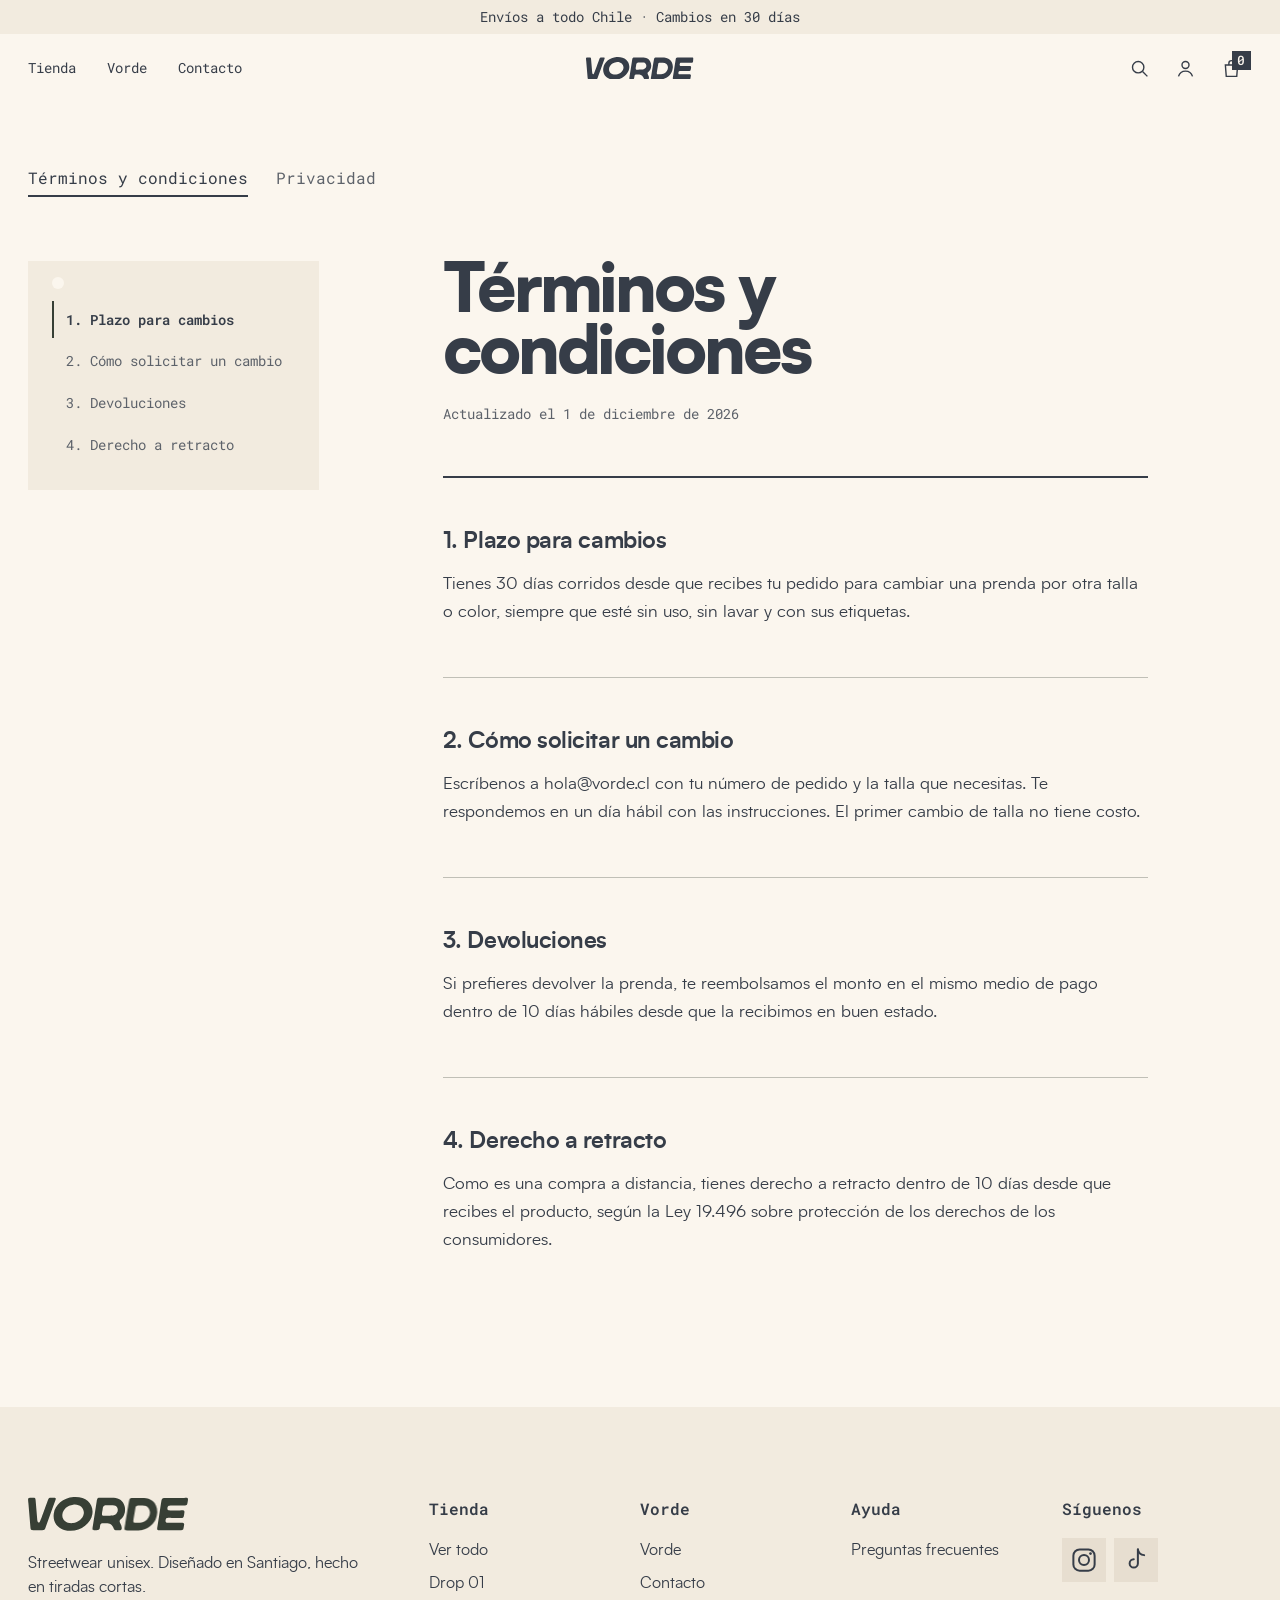
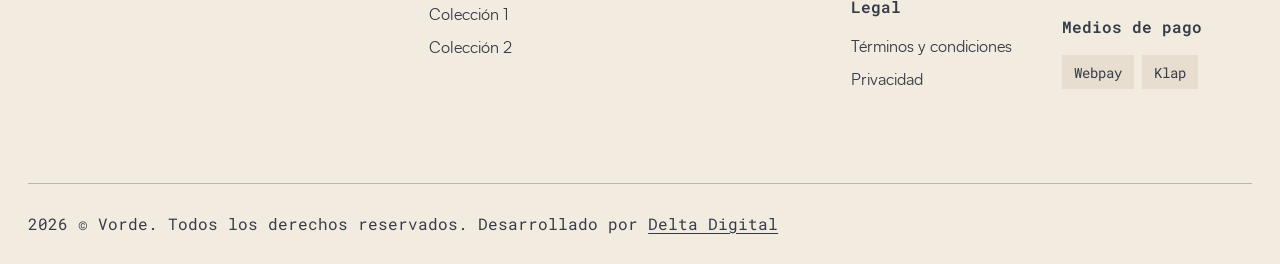
<file: legal.html>
<!doctype html>
<html lang="es">
<head>
  <meta charset="utf-8">
  <meta name="viewport" content="width=device-width, initial-scale=1, viewport-fit=cover">
  <title>Términos y condiciones | Vorde</title>
  <meta name="description" content="Streetwear unisex. Diseñado en Santiago, hecho en tiradas cortas.">
  <link rel="preload" href="assets/fonts/satoshi-black.woff2" as="font" type="font/woff2" crossorigin>
  <link rel="preconnect" href="https://fonts.googleapis.com">
  <link rel="preconnect" href="https://fonts.gstatic.com" crossorigin>
  <link rel="stylesheet" href="https://fonts.googleapis.com/css2?family=Roboto+Mono:wght@400;500;600&display=swap">
  <link rel="stylesheet" href="assets/css/styles.css">
</head>
<body data-solid-header>
  <a class="skip" href="#contenido">Saltar al contenido</a>

  <svg width="0" height="0" class="sprite" aria-hidden="true" focusable="false">
    <symbol id="i-search" viewBox="0 0 24 24"><circle cx="10.5" cy="10.5" r="6.5" fill="none" stroke="currentColor" stroke-width="1.6"/><path d="M15.5 15.5 21 21" fill="none" stroke="currentColor" stroke-width="1.6"/></symbol>
    <symbol id="i-user" viewBox="0 0 24 24"><circle cx="12" cy="8" r="4" fill="none" stroke="currentColor" stroke-width="1.6"/><path d="M4 21c1.2-4 4.3-6 8-6s6.8 2 8 6" fill="none" stroke="currentColor" stroke-width="1.6"/></symbol>
    <symbol id="i-bag" viewBox="0 0 24 24"><path d="M5 8h14l-1 13H6L5 8Z" fill="none" stroke="currentColor" stroke-width="1.6"/><path d="M9 8V6a3 3 0 0 1 6 0v2" fill="none" stroke="currentColor" stroke-width="1.6"/></symbol>
    <symbol id="i-menu" viewBox="0 0 24 24"><path d="M3 8h18M3 16h18" fill="none" stroke="currentColor" stroke-width="1.6"/></symbol>
    <symbol id="i-instagram" viewBox="0 0 24 24"><rect x="3.5" y="3.5" width="17" height="17" rx="5" fill="none" stroke="currentColor" stroke-width="1.6"/><circle cx="12" cy="12" r="4" fill="none" stroke="currentColor" stroke-width="1.6"/><circle cx="17.2" cy="6.8" r="1.1" fill="currentColor"/></symbol>
    <symbol id="i-tiktok" viewBox="0 0 24 24"><path d="M13.5 3.5v11.2a3.3 3.3 0 1 1-3.3-3.3" fill="none" stroke="currentColor" stroke-width="1.6" stroke-linecap="round"/><path d="M13.5 3.5c.4 2.6 2.3 4.4 5 4.6" fill="none" stroke="currentColor" stroke-width="1.6" stroke-linecap="round"/></symbol>
    <symbol id="i-close" viewBox="0 0 24 24"><path d="M5 5l14 14M19 5 5 19" fill="none" stroke="currentColor" stroke-width="1.6"/></symbol>
    <symbol id="vorde-logo" viewBox="0 0 147.6 31.26"><g fill="currentColor" fill-rule="evenodd"><path d="M70.67,7.78c.92-.24,4.79-.09,6.06-.09,2.12,0,3.57.01,4.85,1.18,1.03.94,1.6,2.85,1.03,4.61-1.24,3.84-5.27,3.84-8.26,3.84-1.23,0-4.92.26-5.67-.31-.98-.75-.14-3.81.08-5.08.29-1.72.14-3.7,1.9-4.16h0ZM89.33,14.01c1.08-5.45-1.71-10.08-5.06-11.86-2.21-1.18-4.29-1.44-7.12-1.44-2.84,0-5.67,0-8.51,0-3.98,0-4.68-.62-5.3,3.25-1.17,7.28-2.22,14.98-3.46,22.09-.87,4.99-.55,4.57,3.18,4.58,4.05,0,2.69-1.47,3.63-4.91.37-1.34,1.22-1.56,2.78-1.56,3.8-.01,7.15-.3,9.07,3.66,1.4,2.88.59,2.85,5.72,2.82,1.66-.01,2.23-.48,2.21-2.12-.03-3.05-2.28-4.77-1.94-6.55.36-1.89,3.65-2.18,4.79-7.96Z"/><path d="M147.54,2.96c.41-2.65-1.21-2.14-3.41-2.14h-17.16c-2.08,0-3.4,0-3.76,2-.82,4.61-1.51,9.94-2.28,14.71-.56,3.42-1.07,6.59-1.57,9.97-.34,2.34-.59,3.26,2.03,3.24h17.02c1.73,0,4.18.35,4.84-.92.21-.41.83-4.24.8-4.82-.1-1.8-3.11-1.21-4.52-1.21-1.67,0-10.56.11-11.42-.05-1.66-.31-1.43-2.91-.64-3.82.82-.94,3.54-.61,5.09-.61,1.91,0,3.81,0,5.72,0,1.61,0,4.18.36,5.08-.67.48-.55.88-3.84.96-4.68.2-2.16-2.24-1.6-4.09-1.6-1.91,0-3.81,0-5.72,0-1.24,0-4.64.27-5.4-.37-1.02-.85-.4-3.49.67-4,.88-.42,9.56-.19,11.29-.19,6.14,0,5.63.67,6.48-4.84Z"/><path d="M100.65,7.97c.95-.33,6.26-.1,7.31.19,1.97.53,3.39,1.97,4.06,3.74,1.57,4.13-.79,8.38-4.22,10.54-1.99,1.25-3.84,1.35-6.5,1.36-3.73,0-4.55.54-3.93-3.4l1.69-10c.27-1.51.32-1.97,1.59-2.41h0ZM119.13,15.24c.6-4.56-1.28-9.05-3.63-11.13-3.24-2.87-6.37-3.27-11.83-3.28-2.51,0-5.03-.02-7.54,0-1.41,0-2,.31-2.48,1.33-.48,1.02-3.25,18.89-3.9,22.39-.18.99-.38,2.12-.55,3.18-.19,1.23-.47,2.35.52,2.84.78.39,13.31.23,14.77,0,4.28-.66,7.83-2.85,9.94-5.11,2.57-2.76,4.03-5.23,4.69-10.22Z"/><path d="M41.58,7.12c5.94-.89,10.6,3.36,9.8,8.42-.7,4.41-5.09,8-9.92,8.54-6.03.68-10.62-3.14-9.75-8.33.77-4.65,4.6-7.84,9.87-8.63h0ZM59.3,15.96C60.85,6.22,53.32-.78,41.95.07c-9.55.72-17.14,7.18-18.25,15.28-.95,6.97,2.69,12.98,9.49,15.01,12.42,3.71,24.57-4.71,26.11-14.4Z"/><path d="M25.46,2.29c.74-1.97-1.68-1.58-3.13-1.58-1.93,0-3.03-.32-3.69,1.26-1.13,2.69-7.14,20.45-8.06,21.23-1.56,1.32-1.99-.96-2.11-2.19L6.96,2.98c-.19-2.14-.33-2.29-2.63-2.28-1.24,0-3.71-.42-4.24.71-.28.6.13,3.58.21,4.46l1.9,22.52c.18,2.1.56,2.24,2.69,2.24,1.56,0,8.78.17,9.66-.13,1.12-.38,1.37-1.84,1.82-3.08l3.89-10.73c1.79-4.76,3.41-9.63,5.2-14.4Z"/></g></symbol>
  </svg>

  <!-- Barra de anuncio + header (transparente sobre el hero, sólido al hacer scroll) -->
  <div class="top" data-top>
    <p class="announce">Envíos a todo Chile · Cambios en 30 días</p>
    <header class="nav">
      <button class="nav__menu icon-btn" type="button" aria-label="Abrir menú" aria-expanded="false" aria-controls="menu-movil" data-menu-open>
        <svg><use href="#i-menu"/></svg>
      </button>
      <nav class="nav__links" aria-label="Principal">
        <a href="tienda.html">Tienda</a>
        <a href="vorde.html">Vorde</a>
        <a href="contacto.html">Contacto</a>
      </nav>
      <a class="nav__logo" href="index.html" aria-label="Vorde, inicio">
        <svg class="logo" viewBox="0 0 147.6 31.26" aria-hidden="true" focusable="false"><use href="#vorde-logo"/></svg>
      </a>
      <div class="nav__icons">
        <a class="icon-btn" href="#buscar" aria-label="Buscar"><svg><use href="#i-search"/></svg></a>
        <a class="icon-btn nav__account" href="#cuenta" aria-label="Cuenta"><svg><use href="#i-user"/></svg></a>
        <a class="icon-btn nav__cart" href="#carrito" aria-label="Carrito, 0 productos"><svg><use href="#i-bag"/></svg><span class="nav__count">0</span></a>
      </div>
    </header>
  </div>

  <!-- Menú en teléfono -->
  <div class="drawer" id="menu-movil" hidden data-menu>
    <button class="icon-btn drawer__close" type="button" aria-label="Cerrar menú" data-menu-close><svg><use href="#i-close"/></svg></button>
    <nav aria-label="Menú">
      <a href="tienda.html">Tienda</a>
      <a href="vorde.html">Vorde</a>
      <a href="contacto.html">Contacto</a>
    </nav>
  </div>

  <main id="contenido" class="legal-page" data-legal>
    <div class="legal container">
      <!-- Misma plantilla para los dos documentos legales -->
      <nav class="legal__switch" aria-label="Documentos legales">
        <a href="#terminos" data-doc-link="terminos" aria-current="page">Términos y condiciones</a>
        <a href="#privacidad" data-doc-link="privacidad">Privacidad</a>
      </nav>
      <article class="legal__doc" id="terminos" data-doc aria-labelledby="terminos-title">
        <header class="legal__head">
          <h1 class="legal__title" id="terminos-title">Términos y condiciones</h1>
          <p class="legal__date">Actualizado el 1 de diciembre de 2026</p>
        </header>
        <aside class="legal__index">
          <nav class="ltag" aria-label="Índice de Términos y condiciones">
            <span class="ltag__hole" aria-hidden="true"></span>
            <ol>
              <li><a href="#terminos-1" data-spy="terminos-1">1. Plazo para cambios</a></li>
              <li><a href="#terminos-2" data-spy="terminos-2">2. Cómo solicitar un cambio</a></li>
              <li><a href="#terminos-3" data-spy="terminos-3">3. Devoluciones</a></li>
              <li><a href="#terminos-4" data-spy="terminos-4">4. Derecho a retracto</a></li>
            </ol>
          </nav>
        </aside>
        <div class="legal__body">
          <section class="legal__sec" id="terminos-1">
            <h2>1. Plazo para cambios</h2>
            <p>Tienes 30 días corridos desde que recibes tu pedido para cambiar una prenda por otra talla o color, siempre que esté sin uso, sin lavar y con sus etiquetas.</p>
          </section>
          <section class="legal__sec" id="terminos-2">
            <h2>2. Cómo solicitar un cambio</h2>
            <p>Escríbenos a hola@vorde.cl con tu número de pedido y la talla que necesitas. Te respondemos en un día hábil con las instrucciones. El primer cambio de talla no tiene costo.</p>
          </section>
          <section class="legal__sec" id="terminos-3">
            <h2>3. Devoluciones</h2>
            <p>Si prefieres devolver la prenda, te reembolsamos el monto en el mismo medio de pago dentro de 10 días hábiles desde que la recibimos en buen estado.</p>
          </section>
          <section class="legal__sec" id="terminos-4">
            <h2>4. Derecho a retracto</h2>
            <p>Como es una compra a distancia, tienes derecho a retracto dentro de 10 días desde que recibes el producto, según la Ley 19.496 sobre protección de los derechos de los consumidores.</p>
          </section>
        </div>
      </article>
      <article class="legal__doc" id="privacidad" data-doc hidden aria-labelledby="privacidad-title">
        <header class="legal__head">
          <h1 class="legal__title" id="privacidad-title">Privacidad</h1>
          <p class="legal__date">Actualizado el 1 de diciembre de 2026</p>
        </header>
        <aside class="legal__index">
          <nav class="ltag" aria-label="Índice de Privacidad">
            <span class="ltag__hole" aria-hidden="true"></span>
            <ol>
              <li><a href="#privacidad-1" data-spy="privacidad-1">1. Datos que recopilamos</a></li>
              <li><a href="#privacidad-2" data-spy="privacidad-2">2. Cómo usamos tus datos</a></li>
              <li><a href="#privacidad-3" data-spy="privacidad-3">3. Tus derechos</a></li>
              <li><a href="#privacidad-4" data-spy="privacidad-4">4. Contacto</a></li>
            </ol>
          </nav>
        </aside>
        <div class="legal__body">
          <section class="legal__sec" id="privacidad-1">
            <h2>1. Datos que recopilamos</h2>
            <p>Texto de relleno: lorem ipsum dolor sit amet, consectetur adipiscing elit. Sed do eiusmod tempor incididunt ut labore et dolore magna aliqua. Ut enim ad minim veniam, quis nostrud exercitation ullamco laboris.</p>
          </section>
          <section class="legal__sec" id="privacidad-2">
            <h2>2. Cómo usamos tus datos</h2>
            <p>Texto de relleno: lorem ipsum dolor sit amet, consectetur adipiscing elit. Sed do eiusmod tempor incididunt ut labore et dolore magna aliqua. Ut enim ad minim veniam, quis nostrud exercitation ullamco laboris.</p>
          </section>
          <section class="legal__sec" id="privacidad-3">
            <h2>3. Tus derechos</h2>
            <p>Texto de relleno: lorem ipsum dolor sit amet, consectetur adipiscing elit. Sed do eiusmod tempor incididunt ut labore et dolore magna aliqua. Ut enim ad minim veniam, quis nostrud exercitation ullamco laboris.</p>
          </section>
          <section class="legal__sec" id="privacidad-4">
            <h2>4. Contacto</h2>
            <p>Texto de relleno: lorem ipsum dolor sit amet, consectetur adipiscing elit. Sed do eiusmod tempor incididunt ut labore et dolore magna aliqua. Ut enim ad minim veniam, quis nostrud exercitation ullamco laboris.</p>
          </section>
        </div>
      </article>
    </div>
  </main>

  <!-- Footer global -->
  <footer class="footer">
    <div class="container">
      <div class="footer__grid">
        <div class="footer__brand">
          <svg class="footer__logo" viewBox="0 0 147.6 31.26" role="img" aria-label="Vorde" data-reveal="letters"><g fill="currentColor" fill-rule="evenodd"><path style="--i:0" d="M25.46,2.29c.74-1.97-1.68-1.58-3.13-1.58-1.93,0-3.03-.32-3.69,1.26-1.13,2.69-7.14,20.45-8.06,21.23-1.56,1.32-1.99-.96-2.11-2.19L6.96,2.98c-.19-2.14-.33-2.29-2.63-2.28-1.24,0-3.71-.42-4.24.71-.28.6.13,3.58.21,4.46l1.9,22.52c.18,2.1.56,2.24,2.69,2.24,1.56,0,8.78.17,9.66-.13,1.12-.38,1.37-1.84,1.82-3.08l3.89-10.73c1.79-4.76,3.41-9.63,5.2-14.4Z"/><path style="--i:1" d="M41.58,7.12c5.94-.89,10.6,3.36,9.8,8.42-.7,4.41-5.09,8-9.92,8.54-6.03.68-10.62-3.14-9.75-8.33.77-4.65,4.6-7.84,9.87-8.63h0ZM59.3,15.96C60.85,6.22,53.32-.78,41.95.07c-9.55.72-17.14,7.18-18.25,15.28-.95,6.97,2.69,12.98,9.49,15.01,12.42,3.71,24.57-4.71,26.11-14.4Z"/><path style="--i:2" d="M70.67,7.78c.92-.24,4.79-.09,6.06-.09,2.12,0,3.57.01,4.85,1.18,1.03.94,1.6,2.85,1.03,4.61-1.24,3.84-5.27,3.84-8.26,3.84-1.23,0-4.92.26-5.67-.31-.98-.75-.14-3.81.08-5.08.29-1.72.14-3.7,1.9-4.16h0ZM89.33,14.01c1.08-5.45-1.71-10.08-5.06-11.86-2.21-1.18-4.29-1.44-7.12-1.44-2.84,0-5.67,0-8.51,0-3.98,0-4.68-.62-5.3,3.25-1.17,7.28-2.22,14.98-3.46,22.09-.87,4.99-.55,4.57,3.18,4.58,4.05,0,2.69-1.47,3.63-4.91.37-1.34,1.22-1.56,2.78-1.56,3.8-.01,7.15-.3,9.07,3.66,1.4,2.88.59,2.85,5.72,2.82,1.66-.01,2.23-.48,2.21-2.12-.03-3.05-2.28-4.77-1.94-6.55.36-1.89,3.65-2.18,4.79-7.96Z"/><path style="--i:3" d="M100.65,7.97c.95-.33,6.26-.1,7.31.19,1.97.53,3.39,1.97,4.06,3.74,1.57,4.13-.79,8.38-4.22,10.54-1.99,1.25-3.84,1.35-6.5,1.36-3.73,0-4.55.54-3.93-3.4l1.69-10c.27-1.51.32-1.97,1.59-2.41h0ZM119.13,15.24c.6-4.56-1.28-9.05-3.63-11.13-3.24-2.87-6.37-3.27-11.83-3.28-2.51,0-5.03-.02-7.54,0-1.41,0-2,.31-2.48,1.33-.48,1.02-3.25,18.89-3.9,22.39-.18.99-.38,2.12-.55,3.18-.19,1.23-.47,2.35.52,2.84.78.39,13.31.23,14.77,0,4.28-.66,7.83-2.85,9.94-5.11,2.57-2.76,4.03-5.23,4.69-10.22Z"/><path style="--i:4" d="M147.54,2.96c.41-2.65-1.21-2.14-3.41-2.14h-17.16c-2.08,0-3.4,0-3.76,2-.82,4.61-1.51,9.94-2.28,14.71-.56,3.42-1.07,6.59-1.57,9.97-.34,2.34-.59,3.26,2.03,3.24h17.02c1.73,0,4.18.35,4.84-.92.21-.41.83-4.24.8-4.82-.1-1.8-3.11-1.21-4.52-1.21-1.67,0-10.56.11-11.42-.05-1.66-.31-1.43-2.91-.64-3.82.82-.94,3.54-.61,5.09-.61,1.91,0,3.81,0,5.72,0,1.61,0,4.18.36,5.08-.67.48-.55.88-3.84.96-4.68.2-2.16-2.24-1.6-4.09-1.6-1.91,0-3.81,0-5.72,0-1.24,0-4.64.27-5.4-.37-1.02-.85-.4-3.49.67-4,.88-.42,9.56-.19,11.29-.19,6.14,0,5.63.67,6.48-4.84Z"/></g></svg>
          <p class="footer__about" data-reveal>Streetwear unisex. Diseñado en Santiago, hecho en tiradas cortas.</p>
        </div>
        <div data-reveal style="--d:60ms">
          <h3 class="footer__h">Tienda</h3>
          <ul><li><a href="tienda.html">Ver todo</a></li><li><a href="tienda.html#drop-01">Drop 01</a></li><li><a href="tienda.html#coleccion-1">Colección 1</a></li><li><a href="tienda.html#coleccion-2">Colección 2</a></li></ul>
        </div>
        <div data-reveal style="--d:120ms">
          <h3 class="footer__h">Vorde</h3>
          <ul><li><a href="vorde.html">Vorde</a></li><li><a href="contacto.html">Contacto</a></li></ul>
        </div>
        <div data-reveal style="--d:180ms">
          <h3 class="footer__h">Ayuda</h3>
          <ul><li><a href="#preguntas-frecuentes">Preguntas frecuentes</a></li></ul>
          <h3 class="footer__h footer__h--gap">Legal</h3>
          <ul><li><a href="#terminos" data-doc-link="terminos">Términos y condiciones</a></li><li><a href="#privacidad" data-doc-link="privacidad">Privacidad</a></li></ul>
        </div>
        <div data-reveal style="--d:240ms">
          <h3 class="footer__h">Síguenos</h3>
          <ul class="social"><li><a class="social__link" href="#instagram" aria-label="Instagram"><svg aria-hidden="true"><use href="#i-instagram"/></svg></a></li><li><a class="social__link" href="#tiktok" aria-label="TikTok"><svg aria-hidden="true"><use href="#i-tiktok"/></svg></a></li></ul>
          <h3 class="footer__h footer__h--gap">Medios de pago</h3>
          <ul class="chips"><li><span class="chip">Webpay</span></li><li><span class="chip">Klap</span></li></ul>
        </div>
      </div>
      <hr class="footer__rule">
      <p class="footer__legal">2026 © Vorde. Todos los derechos reservados. Desarrollado por <a href="https://deltadigital.cl" target="_blank" rel="noopener">Delta Digital</a></p>
    </div>
  </footer>

  <script src="assets/js/lenis.min.js" defer></script>
  <script src="assets/js/main.js" defer></script>
</body>
</html>
</file>
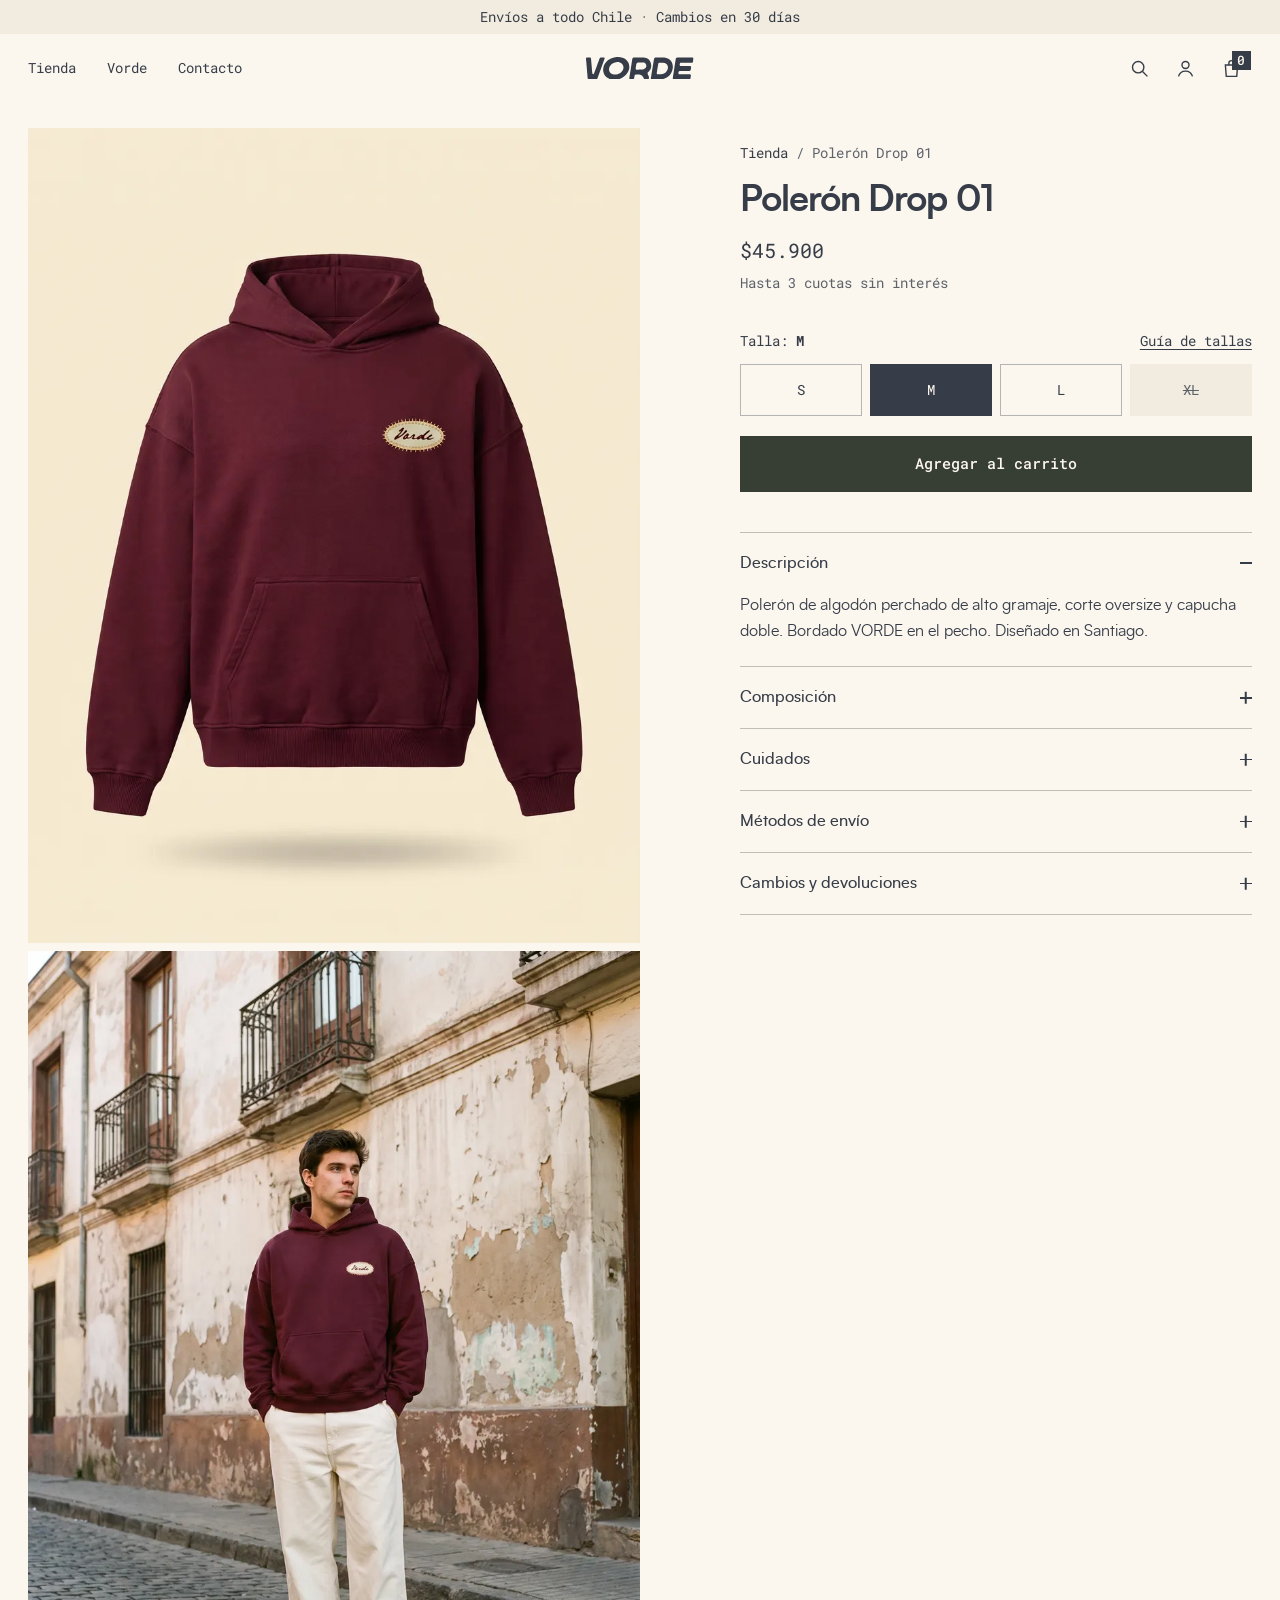
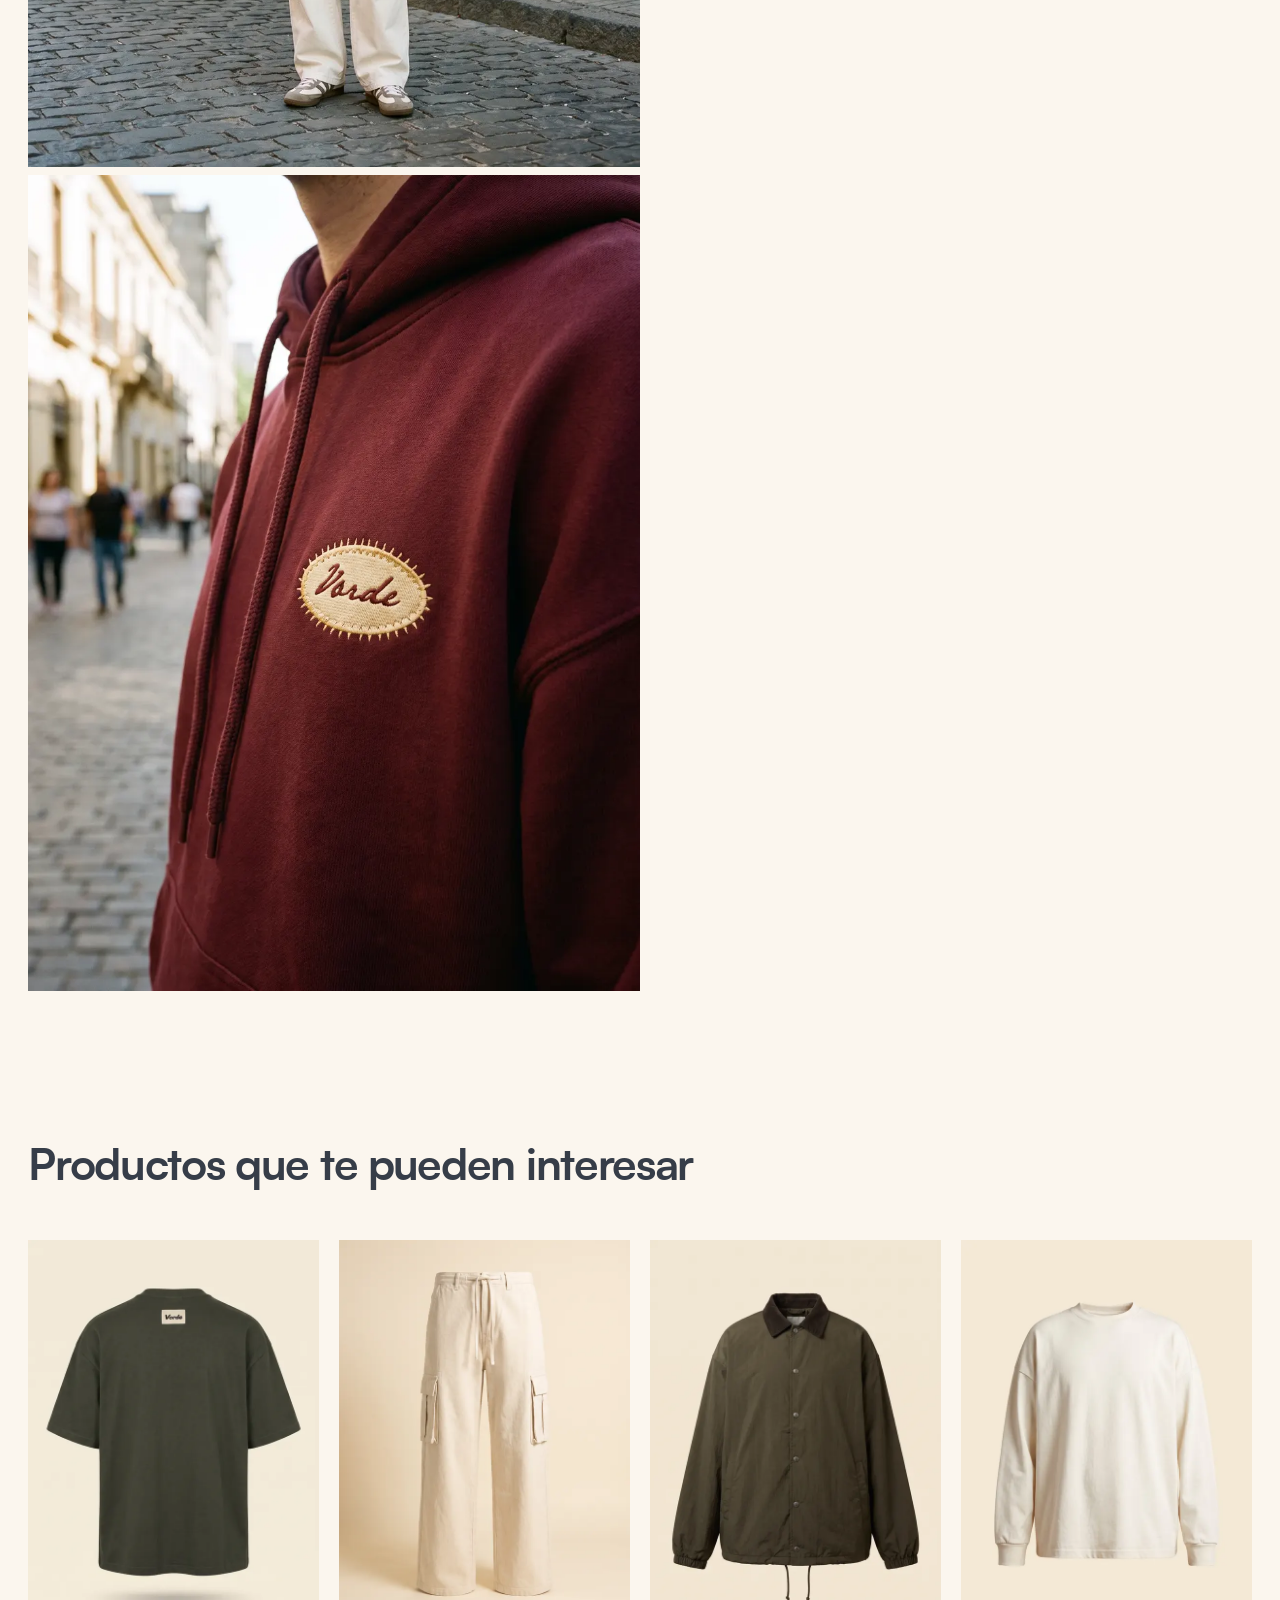
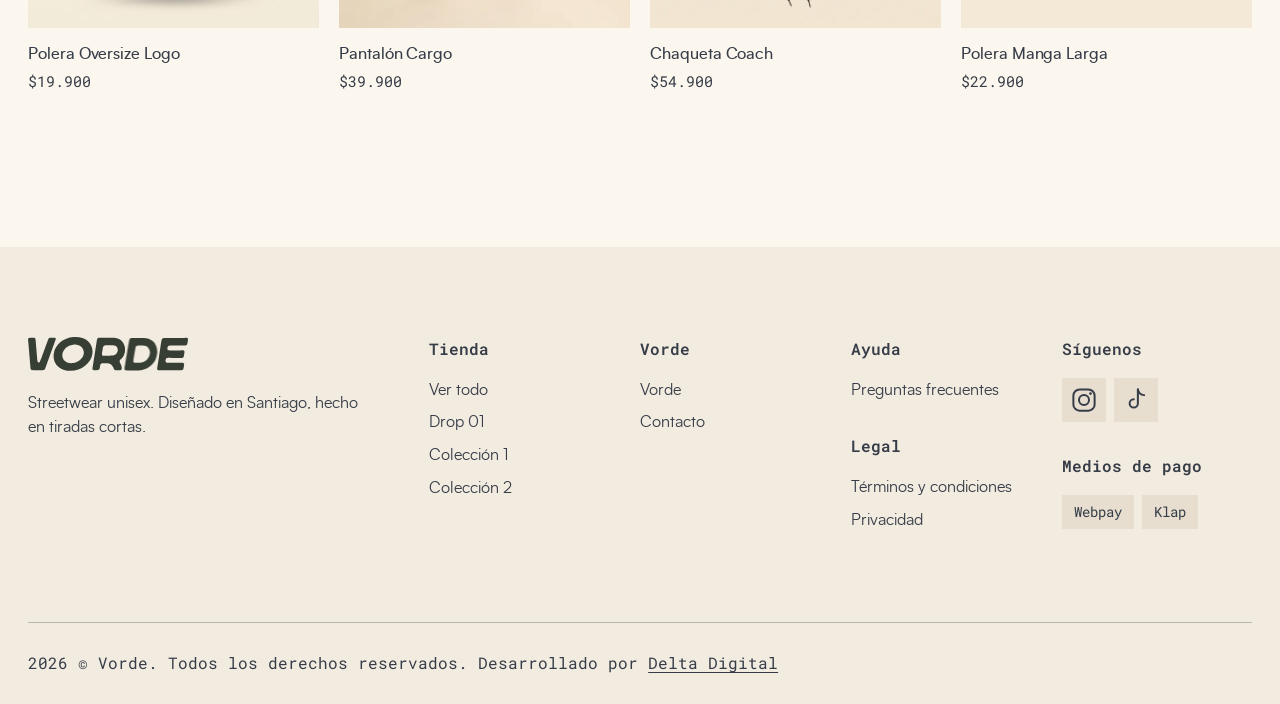
<file: producto.html>
<!doctype html>
<html lang="es">
<head>
  <meta charset="utf-8">
  <meta name="viewport" content="width=device-width, initial-scale=1, viewport-fit=cover">
  <title>Polerón Drop 01 | Vorde</title>
  <meta name="description" content="Streetwear unisex. Diseñado en Santiago, hecho en tiradas cortas.">
  <link rel="preload" href="assets/fonts/satoshi-black.woff2" as="font" type="font/woff2" crossorigin>
  <link rel="preconnect" href="https://fonts.googleapis.com">
  <link rel="preconnect" href="https://fonts.gstatic.com" crossorigin>
  <link rel="stylesheet" href="https://fonts.googleapis.com/css2?family=Roboto+Mono:wght@400;500;600&display=swap">
  <link rel="stylesheet" href="assets/css/styles.css">
</head>
<body data-solid-header>
  <a class="skip" href="#contenido">Saltar al contenido</a>

  <svg width="0" height="0" class="sprite" aria-hidden="true" focusable="false">
    <symbol id="i-search" viewBox="0 0 24 24"><circle cx="10.5" cy="10.5" r="6.5" fill="none" stroke="currentColor" stroke-width="1.6"/><path d="M15.5 15.5 21 21" fill="none" stroke="currentColor" stroke-width="1.6"/></symbol>
    <symbol id="i-user" viewBox="0 0 24 24"><circle cx="12" cy="8" r="4" fill="none" stroke="currentColor" stroke-width="1.6"/><path d="M4 21c1.2-4 4.3-6 8-6s6.8 2 8 6" fill="none" stroke="currentColor" stroke-width="1.6"/></symbol>
    <symbol id="i-bag" viewBox="0 0 24 24"><path d="M5 8h14l-1 13H6L5 8Z" fill="none" stroke="currentColor" stroke-width="1.6"/><path d="M9 8V6a3 3 0 0 1 6 0v2" fill="none" stroke="currentColor" stroke-width="1.6"/></symbol>
    <symbol id="i-menu" viewBox="0 0 24 24"><path d="M3 8h18M3 16h18" fill="none" stroke="currentColor" stroke-width="1.6"/></symbol>
    <symbol id="i-instagram" viewBox="0 0 24 24"><rect x="3.5" y="3.5" width="17" height="17" rx="5" fill="none" stroke="currentColor" stroke-width="1.6"/><circle cx="12" cy="12" r="4" fill="none" stroke="currentColor" stroke-width="1.6"/><circle cx="17.2" cy="6.8" r="1.1" fill="currentColor"/></symbol>
    <symbol id="i-tiktok" viewBox="0 0 24 24"><path d="M13.5 3.5v11.2a3.3 3.3 0 1 1-3.3-3.3" fill="none" stroke="currentColor" stroke-width="1.6" stroke-linecap="round"/><path d="M13.5 3.5c.4 2.6 2.3 4.4 5 4.6" fill="none" stroke="currentColor" stroke-width="1.6" stroke-linecap="round"/></symbol>
    <symbol id="i-close" viewBox="0 0 24 24"><path d="M5 5l14 14M19 5 5 19" fill="none" stroke="currentColor" stroke-width="1.6"/></symbol>
    <symbol id="vorde-logo" viewBox="0 0 147.6 31.26"><g fill="currentColor" fill-rule="evenodd"><path d="M70.67,7.78c.92-.24,4.79-.09,6.06-.09,2.12,0,3.57.01,4.85,1.18,1.03.94,1.6,2.85,1.03,4.61-1.24,3.84-5.27,3.84-8.26,3.84-1.23,0-4.92.26-5.67-.31-.98-.75-.14-3.81.08-5.08.29-1.72.14-3.7,1.9-4.16h0ZM89.33,14.01c1.08-5.45-1.71-10.08-5.06-11.86-2.21-1.18-4.29-1.44-7.12-1.44-2.84,0-5.67,0-8.51,0-3.98,0-4.68-.62-5.3,3.25-1.17,7.28-2.22,14.98-3.46,22.09-.87,4.99-.55,4.57,3.18,4.58,4.05,0,2.69-1.47,3.63-4.91.37-1.34,1.22-1.56,2.78-1.56,3.8-.01,7.15-.3,9.07,3.66,1.4,2.88.59,2.85,5.72,2.82,1.66-.01,2.23-.48,2.21-2.12-.03-3.05-2.28-4.77-1.94-6.55.36-1.89,3.65-2.18,4.79-7.96Z"/><path d="M147.54,2.96c.41-2.65-1.21-2.14-3.41-2.14h-17.16c-2.08,0-3.4,0-3.76,2-.82,4.61-1.51,9.94-2.28,14.71-.56,3.42-1.07,6.59-1.57,9.97-.34,2.34-.59,3.26,2.03,3.24h17.02c1.73,0,4.18.35,4.84-.92.21-.41.83-4.24.8-4.82-.1-1.8-3.11-1.21-4.52-1.21-1.67,0-10.56.11-11.42-.05-1.66-.31-1.43-2.91-.64-3.82.82-.94,3.54-.61,5.09-.61,1.91,0,3.81,0,5.72,0,1.61,0,4.18.36,5.08-.67.48-.55.88-3.84.96-4.68.2-2.16-2.24-1.6-4.09-1.6-1.91,0-3.81,0-5.72,0-1.24,0-4.64.27-5.4-.37-1.02-.85-.4-3.49.67-4,.88-.42,9.56-.19,11.29-.19,6.14,0,5.63.67,6.48-4.84Z"/><path d="M100.65,7.97c.95-.33,6.26-.1,7.31.19,1.97.53,3.39,1.97,4.06,3.74,1.57,4.13-.79,8.38-4.22,10.54-1.99,1.25-3.84,1.35-6.5,1.36-3.73,0-4.55.54-3.93-3.4l1.69-10c.27-1.51.32-1.97,1.59-2.41h0ZM119.13,15.24c.6-4.56-1.28-9.05-3.63-11.13-3.24-2.87-6.37-3.27-11.83-3.28-2.51,0-5.03-.02-7.54,0-1.41,0-2,.31-2.48,1.33-.48,1.02-3.25,18.89-3.9,22.39-.18.99-.38,2.12-.55,3.18-.19,1.23-.47,2.35.52,2.84.78.39,13.31.23,14.77,0,4.28-.66,7.83-2.85,9.94-5.11,2.57-2.76,4.03-5.23,4.69-10.22Z"/><path d="M41.58,7.12c5.94-.89,10.6,3.36,9.8,8.42-.7,4.41-5.09,8-9.92,8.54-6.03.68-10.62-3.14-9.75-8.33.77-4.65,4.6-7.84,9.87-8.63h0ZM59.3,15.96C60.85,6.22,53.32-.78,41.95.07c-9.55.72-17.14,7.18-18.25,15.28-.95,6.97,2.69,12.98,9.49,15.01,12.42,3.71,24.57-4.71,26.11-14.4Z"/><path d="M25.46,2.29c.74-1.97-1.68-1.58-3.13-1.58-1.93,0-3.03-.32-3.69,1.26-1.13,2.69-7.14,20.45-8.06,21.23-1.56,1.32-1.99-.96-2.11-2.19L6.96,2.98c-.19-2.14-.33-2.29-2.63-2.28-1.24,0-3.71-.42-4.24.71-.28.6.13,3.58.21,4.46l1.9,22.52c.18,2.1.56,2.24,2.69,2.24,1.56,0,8.78.17,9.66-.13,1.12-.38,1.37-1.84,1.82-3.08l3.89-10.73c1.79-4.76,3.41-9.63,5.2-14.4Z"/></g></symbol>
  </svg>

  <!-- Barra de anuncio + header (transparente sobre el hero, sólido al hacer scroll) -->
  <div class="top" data-top>
    <p class="announce">Envíos a todo Chile · Cambios en 30 días</p>
    <header class="nav">
      <button class="nav__menu icon-btn" type="button" aria-label="Abrir menú" aria-expanded="false" aria-controls="menu-movil" data-menu-open>
        <svg><use href="#i-menu"/></svg>
      </button>
      <nav class="nav__links" aria-label="Principal">
        <a href="tienda.html">Tienda</a>
        <a href="vorde.html">Vorde</a>
        <a href="contacto.html">Contacto</a>
      </nav>
      <a class="nav__logo" href="index.html" aria-label="Vorde, inicio">
        <svg class="logo" viewBox="0 0 147.6 31.26" aria-hidden="true" focusable="false"><use href="#vorde-logo"/></svg>
      </a>
      <div class="nav__icons">
        <a class="icon-btn" href="#buscar" aria-label="Buscar"><svg><use href="#i-search"/></svg></a>
        <a class="icon-btn nav__account" href="#cuenta" aria-label="Cuenta"><svg><use href="#i-user"/></svg></a>
        <a class="icon-btn nav__cart" href="#carrito" aria-label="Carrito, 0 productos"><svg><use href="#i-bag"/></svg><span class="nav__count">0</span></a>
      </div>
    </header>
  </div>

  <!-- Menú en teléfono -->
  <div class="drawer" id="menu-movil" hidden data-menu>
    <button class="icon-btn drawer__close" type="button" aria-label="Cerrar menú" data-menu-close><svg><use href="#i-close"/></svg></button>
    <nav aria-label="Menú">
      <a href="tienda.html">Tienda</a>
      <a href="vorde.html">Vorde</a>
      <a href="contacto.html">Contacto</a>
    </nav>
  </div>

  <main id="contenido" class="pdp-page" data-pdp>
    <!-- 1 · Producto: fotos apiladas a la izquierda, columna de compra fija a la derecha -->
    <section class="pdp container">
      <div class="pdp__gallery" data-gallery role="region" aria-roledescription="carrusel" aria-label="Fotos del producto">
          <figure class="pdp__photo">
            <picture>
              <source type="image/webp" srcset="assets/img/producto/poleron-drop01-1-900.webp 900w, assets/img/producto/poleron-drop01-1-1400.webp 1400w" sizes="(max-width: 900px) 88vw, 55vw">
              <img src="assets/img/producto/poleron-drop01-1-900.jpg" srcset="assets/img/producto/poleron-drop01-1-900.jpg 900w, assets/img/producto/poleron-drop01-1-1400.jpg 1400w" sizes="(max-width: 900px) 88vw, 55vw" width="1400" height="1867" alt="Polerón amplio burdeo con parche ovalado Vorde en el pecho." fetchpriority="high">
            </picture>
          </figure>
          <figure class="pdp__photo">
            <picture>
              <source type="image/webp" srcset="assets/img/producto/poleron-drop01-2-900.webp 900w, assets/img/producto/poleron-drop01-2-1400.webp 1400w" sizes="(max-width: 900px) 88vw, 55vw">
              <img src="assets/img/producto/poleron-drop01-2-900.jpg" srcset="assets/img/producto/poleron-drop01-2-900.jpg 900w, assets/img/producto/poleron-drop01-2-1400.jpg 1400w" sizes="(max-width: 900px) 88vw, 55vw" width="1400" height="1867" alt="Joven con el polerón burdeo y pantalón crema en una calle de Santiago." loading="lazy">
            </picture>
          </figure>
          <figure class="pdp__photo">
            <picture>
              <source type="image/webp" srcset="assets/img/producto/poleron-drop01-3-900.webp 900w, assets/img/producto/poleron-drop01-3-1400.webp 1400w" sizes="(max-width: 900px) 88vw, 55vw">
              <img src="assets/img/producto/poleron-drop01-3-900.jpg" srcset="assets/img/producto/poleron-drop01-3-900.jpg 900w, assets/img/producto/poleron-drop01-3-1400.jpg 1400w" sizes="(max-width: 900px) 88vw, 55vw" width="1400" height="1867" alt="Detalle del parche bordado Vorde y el cordón de la capucha del polerón burdeo." loading="lazy">
            </picture>
          </figure>
      </div>
      <div class="pdp__dots" data-dots role="group" aria-label="Elegir foto"><button type="button" class="is-on" aria-label="Foto 1 de 3" aria-current="true"></button><button type="button" aria-label="Foto 2 de 3"></button><button type="button" aria-label="Foto 3 de 3"></button></div>

      <div class="pdp__info">
        <div class="pdp__sticky">
          <!-- Ruta de navegación: vuelve a la Tienda -->
          <nav class="crumbs" aria-label="Ruta de navegación">
            <ol>
              <li><a href="tienda.html">Tienda</a></li>
              <li aria-current="page" data-p="crumb">Polerón Drop 01</li>
            </ol>
          </nav>

          <!-- 2 · Nombre y precio -->
          <h1 class="pdp__name" data-p="name">Polerón Drop 01</h1>
          <p class="pdp__price" data-p="price">$45.900</p>
          <p class="pdp__note">Hasta 3 cuotas sin interés</p>

          <!-- 3 · Selección de talla (en Shopify: variantes nativas) -->
          <div class="pdp__sizes">
            <div class="pdp__sizes-head">
              <p>Talla: <b data-p="size">M</b></p>
              <a href="#guia-de-tallas" data-guide-open aria-haspopup="dialog">Guía de tallas</a>
            </div>
            <div class="sizes" role="group" aria-label="Talla" data-sizes><button class="size" type="button" aria-pressed="false" data-size="S">S</button><button class="size is-on" type="button" aria-pressed="true" data-size="M">M</button><button class="size" type="button" aria-pressed="false" data-size="L">L</button><button class="size is-out" type="button" disabled aria-label="XL, agotada" data-size="XL"><s>XL</s></button></div>
          </div>

          <!-- 4 · Agregar al carrito -->
          <button class="btn btn--oliva pdp__add" type="button" data-add>Agregar al carrito</button>

          <!-- 5 · Información desplegable -->
          <div class="pdp__acc">
            <details class="acc" open>
              <summary>Descripción<span class="acc__icon" aria-hidden="true"></span></summary>
              <div class="acc__body"><p data-p="desc">Polerón de algodón perchado de alto gramaje, corte oversize y capucha doble. Bordado VORDE en el pecho. Diseñado en Santiago.</p></div>
            </details>
            <details class="acc">
              <summary>Composición<span class="acc__icon" aria-hidden="true"></span></summary>
              <div class="acc__body"><p>Texto de relleno: lorem ipsum dolor sit amet, consectetur adipiscing elit. Sed do eiusmod tempor incididunt ut labore et dolore magna aliqua.</p></div>
            </details>
            <details class="acc">
              <summary>Cuidados<span class="acc__icon" aria-hidden="true"></span></summary>
              <div class="acc__body"><p>Texto de relleno: lorem ipsum dolor sit amet, consectetur adipiscing elit. Sed do eiusmod tempor incididunt ut labore et dolore magna aliqua.</p></div>
            </details>
            <details class="acc">
              <summary>Métodos de envío<span class="acc__icon" aria-hidden="true"></span></summary>
              <div class="acc__body"><p>Texto de relleno: lorem ipsum dolor sit amet, consectetur adipiscing elit. Sed do eiusmod tempor incididunt ut labore et dolore magna aliqua.</p></div>
            </details>
            <details class="acc">
              <summary>Cambios y devoluciones<span class="acc__icon" aria-hidden="true"></span></summary>
              <div class="acc__body"><p>Texto de relleno: lorem ipsum dolor sit amet, consectetur adipiscing elit. Sed do eiusmod tempor incididunt ut labore et dolore magna aliqua.</p></div>
            </details>
          </div>
        </div>
      </div>
    </section>

    <!-- Teléfono: barra de compra fija abajo cuando el botón principal sale de pantalla -->
    <div class="buybar" data-buybar aria-hidden="true">
      <img class="buybar__img" src="assets/img/tienda/poleron-drop01-600.jpg" alt="" width="600" height="800" data-buy-img>
      <div class="buybar__txt"><b data-buy-name>Polerón Drop 01</b><span><span data-buy-size>Talla M</span> · <span data-buy-price>$45.900</span></span></div>
      <button class="btn btn--oliva buybar__btn" type="button" tabindex="-1" data-buy-add aria-label="Agregar al carrito">Agregar</button>
    </div>

    <!-- Guía de tallas: modal (en el teléfono sube desde abajo). En Shopify: contenido por metacampo del producto -->
    <div class="modal" data-guide hidden>
      <div class="modal__veil" data-guide-close></div>
      <div class="modal__panel" data-lenis-prevent role="dialog" aria-modal="true" aria-labelledby="guide-title">
        <header class="modal__head">
          <h2 class="modal__title" id="guide-title">Guía de tallas</h2>
          <button class="icon-btn" type="button" aria-label="Cerrar guía de tallas" data-guide-close><svg><use href="#i-close"/></svg></button>
        </header>
        <div class="modal__body">
          <p class="guide__lead"><span data-guide-name>Polerón Drop 01</span> · medidas de la prenda en cm</p>
          <div class="guide__table">
            <table>
              <thead><tr><th scope="col">Talla</th><th scope="col">Pecho</th><th scope="col">Largo</th><th scope="col">Manga</th></tr></thead>
              <tbody><tr><th scope="row">S</th><td>56</td><td>68</td><td>60</td></tr><tr><th scope="row">M</th><td>59</td><td>70</td><td>61</td></tr><tr><th scope="row">L</th><td>62</td><td>72</td><td>62</td></tr><tr><th scope="row">XL</th><td>65</td><td>74</td><td>63</td></tr></tbody>
            </table>
          </div>
          <div class="guide__how">
            <svg class="guide__fig" viewBox="0 0 200 220" role="img" aria-label="Diagrama de medición: el pecho se mide de axila a axila y el largo desde el hombro hasta el borde inferior.">
              <path d="M70 20 Q100 34 130 20 L176 44 L164 86 L146 78 L146 196 L54 196 L54 78 L36 86 L24 44 Z" fill="var(--papel)" stroke="var(--tinta)" stroke-width="1.5" stroke-linejoin="round"/>
              <path d="M58 92 H142" stroke="var(--oliva)" stroke-width="2"/><path d="M58 86 V98 M142 86 V98" stroke="var(--oliva)" stroke-width="2"/>
              <text x="100" y="114" text-anchor="middle" font-family="Roboto Mono, monospace" font-size="11" fill="var(--tinta)">Pecho</text>
              <path d="M160 22 V196" stroke="var(--burdeo)" stroke-width="2"/><path d="M154 22 H166 M154 196 H166" stroke="var(--burdeo)" stroke-width="2"/>
              <text x="172" y="112" font-family="Roboto Mono, monospace" font-size="11" fill="var(--tinta)" transform="rotate(90 172 112)">Largo</text>
            </svg>
            <p>Cómo medir: pecho de axila a axila y largo desde el hombro. Si estás entre dos tallas, elige la mayor para un calce más suelto.</p>
          </div>
        </div>
      </div>
    </div>

    <!-- 6 · Productos que te pueden interesar (en Shopify: recomendaciones del mismo drop) -->
    <section class="related container" aria-labelledby="related-title">
      <h2 class="h3 related__title" id="related-title" data-reveal>Productos que te pueden interesar</h2>
      <ul class="products__grid" data-related>
        <li class="card" data-reveal style="--d:0ms">
          <a class="card__link" href="producto.html?p=polera-oversize-logo">
            <div class="card__media">
              <picture class="card__img"><source type="image/webp" srcset="assets/img/tienda/polera-oversize-logo-600.webp 600w, assets/img/tienda/polera-oversize-logo-900.webp 900w" sizes="(max-width: 700px) 46vw, 23vw"><img src="assets/img/tienda/polera-oversize-logo-600.jpg" width="900" height="1200" alt="Polera amplia verde oliva vista de espalda, con etiqueta tejida Vorde bajo el cuello." loading="lazy"></picture>
              <picture class="card__img card__img--alt"><source type="image/webp" srcset="assets/img/tienda/polera-oversize-logo-uso-600.webp 600w, assets/img/tienda/polera-oversize-logo-uso-900.webp 900w" sizes="(max-width: 700px) 46vw, 23vw"><img src="assets/img/tienda/polera-oversize-logo-uso-600.jpg" width="900" height="1200" alt="Joven de espalda con la polera oliva caminando por una calle arbolada de Santiago." loading="lazy"></picture>
            </div>
            <h3 class="card__name">Polera Oversize Logo</h3>
            <p class="card__price">$19.900</p>
          </a>
        </li>
        <li class="card" data-reveal style="--d:70ms">
          <a class="card__link" href="producto.html?p=pantalon-cargo">
            <div class="card__media">
              <picture class="card__img"><source type="image/webp" srcset="assets/img/tienda/pantalon-cargo-600.webp 600w, assets/img/tienda/pantalon-cargo-900.webp 900w" sizes="(max-width: 700px) 46vw, 23vw"><img src="assets/img/tienda/pantalon-cargo-600.jpg" width="900" height="1200" alt="Pantalón cargo ancho color crudo con bolsillos laterales." loading="lazy"></picture>
              <picture class="card__img card__img--alt"><source type="image/webp" srcset="assets/img/tienda/pantalon-cargo-uso-600.webp 600w, assets/img/tienda/pantalon-cargo-uso-900.webp 900w" sizes="(max-width: 700px) 46vw, 23vw"><img src="assets/img/tienda/pantalon-cargo-uso-600.jpg" width="900" height="1200" alt="Joven con el pantalón cargo crudo y polera oliva apoyada en un muro de piedra." loading="lazy"></picture>
            </div>
            <h3 class="card__name">Pantalón Cargo</h3>
            <p class="card__price">$39.900</p>
          </a>
        </li>
        <li class="card" data-reveal style="--d:140ms">
          <a class="card__link" href="producto.html?p=chaqueta-coach">
            <div class="card__media">
              <picture class="card__img"><source type="image/webp" srcset="assets/img/tienda/chaqueta-coach-600.webp 600w, assets/img/tienda/chaqueta-coach-900.webp 900w" sizes="(max-width: 700px) 46vw, 23vw"><img src="assets/img/tienda/chaqueta-coach-600.jpg" width="900" height="1200" alt="Chaqueta coach verde oliva con broches y cuello de pana café." loading="lazy"></picture>
              <picture class="card__img card__img--alt"><source type="image/webp" srcset="assets/img/tienda/chaqueta-coach-uso-600.webp 600w, assets/img/tienda/chaqueta-coach-uso-900.webp 900w" sizes="(max-width: 700px) 46vw, 23vw"><img src="assets/img/tienda/chaqueta-coach-uso-600.jpg" width="900" height="1200" alt="Joven con la chaqueta coach oliva y pantalón café en una esquina de Santiago." loading="lazy"></picture>
            </div>
            <h3 class="card__name">Chaqueta Coach</h3>
            <p class="card__price">$54.900</p>
          </a>
        </li>
        <li class="card" data-reveal style="--d:210ms">
          <a class="card__link" href="producto.html?p=polera-manga-larga">
            <div class="card__media">
              <picture class="card__img"><source type="image/webp" srcset="assets/img/tienda/polera-manga-larga-600.webp 600w, assets/img/tienda/polera-manga-larga-900.webp 900w" sizes="(max-width: 700px) 46vw, 23vw"><img src="assets/img/tienda/polera-manga-larga-600.jpg" width="900" height="1200" alt="Polera manga larga amplia color crema." loading="lazy"></picture>
              <picture class="card__img card__img--alt"><source type="image/webp" srcset="assets/img/tienda/polera-manga-larga-uso-600.webp 600w, assets/img/tienda/polera-manga-larga-uso-900.webp 900w" sizes="(max-width: 700px) 46vw, 23vw"><img src="assets/img/tienda/polera-manga-larga-uso-600.jpg" width="900" height="1200" alt="Joven sentada en una escalera con la polera manga larga crema y pantalón burdeo." loading="lazy"></picture>
            </div>
            <h3 class="card__name">Polera Manga Larga</h3>
            <p class="card__price">$22.900</p>
          </a>
        </li>
      </ul>
    </section>
  </main>

  <script type="application/json" id="productos">[{"slug":"poleron-drop01","name":"Polerón Drop 01","price":"$45.900","sizes":{"S":1,"M":1,"L":1,"XL":0},"desc":"Polerón de algodón perchado de alto gramaje, corte oversize y capucha doble. Bordado VORDE en el pecho. Diseñado en Santiago.","alts":["Polerón amplio burdeo con parche ovalado Vorde en el pecho.","Joven con el polerón burdeo y pantalón crema en una calle de Santiago.","Detalle del parche bordado Vorde y el cordón de la capucha del polerón burdeo."],"color":"burdeo"},{"slug":"polera-oversize-logo","name":"Polera Oversize Logo","price":"$19.900","sizes":{"S":1,"M":1,"L":1,"XL":1},"desc":"Texto de relleno: lorem ipsum dolor sit amet, consectetur adipiscing elit. Sed do eiusmod tempor incididunt ut labore et dolore magna aliqua.","alts":["Polera amplia verde oliva vista de espalda, con etiqueta tejida Vorde bajo el cuello.","Joven de espalda con la polera oliva caminando por una calle arbolada de Santiago.","Detalle del cuello acanalado y la costura del hombro de la polera oliva."],"color":"oliva"},{"slug":"pantalon-cargo","name":"Pantalón Cargo","price":"$39.900","sizes":{"S":0,"M":1,"L":1,"XL":1},"desc":"Texto de relleno: lorem ipsum dolor sit amet, consectetur adipiscing elit. Sed do eiusmod tempor incididunt ut labore et dolore magna aliqua.","alts":["Pantalón cargo ancho color crudo con bolsillos laterales.","Joven con el pantalón cargo crudo y polera oliva apoyada en un muro de piedra.","Detalle del bolsillo cargo y la caída del pantalón crudo sobre la zapatilla."],"color":"crema"},{"slug":"chaqueta-coach","name":"Chaqueta Coach","price":"$54.900","sizes":{"S":1,"M":0,"L":0,"XL":1},"desc":"Texto de relleno: lorem ipsum dolor sit amet, consectetur adipiscing elit. Sed do eiusmod tempor incididunt ut labore et dolore magna aliqua.","alts":["Chaqueta coach verde oliva con broches y cuello de pana café.","Joven con la chaqueta coach oliva y pantalón café en una esquina de Santiago.","Detalle del cuello de pana y los broches metálicos de la chaqueta coach."],"color":"oliva"},{"slug":"polera-manga-larga","name":"Polera Manga Larga","price":"$22.900","sizes":{"S":1,"M":1,"L":1,"XL":1},"desc":"Texto de relleno: lorem ipsum dolor sit amet, consectetur adipiscing elit. Sed do eiusmod tempor incididunt ut labore et dolore magna aliqua.","alts":["Polera manga larga amplia color crema.","Joven sentada en una escalera con la polera manga larga crema y pantalón burdeo.","Detalle del puño acanalado de la polera manga larga crema."],"color":"crema"},{"slug":"poleron-cierre","name":"Polerón Cierre","price":"$49.900","sizes":{"S":1,"M":1,"L":1,"XL":0},"desc":"Texto de relleno: lorem ipsum dolor sit amet, consectetur adipiscing elit. Sed do eiusmod tempor incididunt ut labore et dolore magna aliqua.","alts":["Polerón con cierre café, amplio, con parche ovalado Vorde.","Joven con el polerón con cierre café cruzando una calle de Santiago.","Detalle del cierre metálico y el parche bordado Vorde del polerón café."],"color":"cafe"},{"slug":"short-nylon","name":"Short Nylon","price":"$24.900","sizes":{"S":0,"M":0,"L":0,"XL":0},"desc":"Texto de relleno: lorem ipsum dolor sit amet, consectetur adipiscing elit. Sed do eiusmod tempor incididunt ut labore et dolore magna aliqua.","alts":["Short de nylon café, ancho, con cordón en la cintura.","Joven sentada en un muro de un parque con el short de nylon café.","Detalle de la pretina elástica con cordón del short de nylon café."],"color":"cafe"},{"slug":"gorro-tejido","name":"Gorro Tejido","price":"$14.900","unique":true,"desc":"Texto de relleno: lorem ipsum dolor sit amet, consectetur adipiscing elit. Sed do eiusmod tempor incididunt ut labore et dolore magna aliqua.","alts":["Gorro tejido acanalado color burdeo con doblez.","Joven con el gorro tejido burdeo y polerón café en una calle de Santiago.","Detalle del tejido acanalado y el doblez del gorro burdeo."],"color":"burdeo"}]</script>

  <!-- Footer global -->
  <footer class="footer">
    <div class="container">
      <div class="footer__grid">
        <div class="footer__brand">
          <svg class="footer__logo" viewBox="0 0 147.6 31.26" role="img" aria-label="Vorde" data-reveal="letters"><g fill="currentColor" fill-rule="evenodd"><path style="--i:0" d="M25.46,2.29c.74-1.97-1.68-1.58-3.13-1.58-1.93,0-3.03-.32-3.69,1.26-1.13,2.69-7.14,20.45-8.06,21.23-1.56,1.32-1.99-.96-2.11-2.19L6.96,2.98c-.19-2.14-.33-2.29-2.63-2.28-1.24,0-3.71-.42-4.24.71-.28.6.13,3.58.21,4.46l1.9,22.52c.18,2.1.56,2.24,2.69,2.24,1.56,0,8.78.17,9.66-.13,1.12-.38,1.37-1.84,1.82-3.08l3.89-10.73c1.79-4.76,3.41-9.63,5.2-14.4Z"/><path style="--i:1" d="M41.58,7.12c5.94-.89,10.6,3.36,9.8,8.42-.7,4.41-5.09,8-9.92,8.54-6.03.68-10.62-3.14-9.75-8.33.77-4.65,4.6-7.84,9.87-8.63h0ZM59.3,15.96C60.85,6.22,53.32-.78,41.95.07c-9.55.72-17.14,7.18-18.25,15.28-.95,6.97,2.69,12.98,9.49,15.01,12.42,3.71,24.57-4.71,26.11-14.4Z"/><path style="--i:2" d="M70.67,7.78c.92-.24,4.79-.09,6.06-.09,2.12,0,3.57.01,4.85,1.18,1.03.94,1.6,2.85,1.03,4.61-1.24,3.84-5.27,3.84-8.26,3.84-1.23,0-4.92.26-5.67-.31-.98-.75-.14-3.81.08-5.08.29-1.72.14-3.7,1.9-4.16h0ZM89.33,14.01c1.08-5.45-1.71-10.08-5.06-11.86-2.21-1.18-4.29-1.44-7.12-1.44-2.84,0-5.67,0-8.51,0-3.98,0-4.68-.62-5.3,3.25-1.17,7.28-2.22,14.98-3.46,22.09-.87,4.99-.55,4.57,3.18,4.58,4.05,0,2.69-1.47,3.63-4.91.37-1.34,1.22-1.56,2.78-1.56,3.8-.01,7.15-.3,9.07,3.66,1.4,2.88.59,2.85,5.72,2.82,1.66-.01,2.23-.48,2.21-2.12-.03-3.05-2.28-4.77-1.94-6.55.36-1.89,3.65-2.18,4.79-7.96Z"/><path style="--i:3" d="M100.65,7.97c.95-.33,6.26-.1,7.31.19,1.97.53,3.39,1.97,4.06,3.74,1.57,4.13-.79,8.38-4.22,10.54-1.99,1.25-3.84,1.35-6.5,1.36-3.73,0-4.55.54-3.93-3.4l1.69-10c.27-1.51.32-1.97,1.59-2.41h0ZM119.13,15.24c.6-4.56-1.28-9.05-3.63-11.13-3.24-2.87-6.37-3.27-11.83-3.28-2.51,0-5.03-.02-7.54,0-1.41,0-2,.31-2.48,1.33-.48,1.02-3.25,18.89-3.9,22.39-.18.99-.38,2.12-.55,3.18-.19,1.23-.47,2.35.52,2.84.78.39,13.31.23,14.77,0,4.28-.66,7.83-2.85,9.94-5.11,2.57-2.76,4.03-5.23,4.69-10.22Z"/><path style="--i:4" d="M147.54,2.96c.41-2.65-1.21-2.14-3.41-2.14h-17.16c-2.08,0-3.4,0-3.76,2-.82,4.61-1.51,9.94-2.28,14.71-.56,3.42-1.07,6.59-1.57,9.97-.34,2.34-.59,3.26,2.03,3.24h17.02c1.73,0,4.18.35,4.84-.92.21-.41.83-4.24.8-4.82-.1-1.8-3.11-1.21-4.52-1.21-1.67,0-10.56.11-11.42-.05-1.66-.31-1.43-2.91-.64-3.82.82-.94,3.54-.61,5.09-.61,1.91,0,3.81,0,5.72,0,1.61,0,4.18.36,5.08-.67.48-.55.88-3.84.96-4.68.2-2.16-2.24-1.6-4.09-1.6-1.91,0-3.81,0-5.72,0-1.24,0-4.64.27-5.4-.37-1.02-.85-.4-3.49.67-4,.88-.42,9.56-.19,11.29-.19,6.14,0,5.63.67,6.48-4.84Z"/></g></svg>
          <p class="footer__about" data-reveal>Streetwear unisex. Diseñado en Santiago, hecho en tiradas cortas.</p>
        </div>
        <div data-reveal style="--d:60ms">
          <h3 class="footer__h">Tienda</h3>
          <ul><li><a href="tienda.html">Ver todo</a></li><li><a href="tienda.html#drop-01">Drop 01</a></li><li><a href="tienda.html#coleccion-1">Colección 1</a></li><li><a href="tienda.html#coleccion-2">Colección 2</a></li></ul>
        </div>
        <div data-reveal style="--d:120ms">
          <h3 class="footer__h">Vorde</h3>
          <ul><li><a href="vorde.html">Vorde</a></li><li><a href="contacto.html">Contacto</a></li></ul>
        </div>
        <div data-reveal style="--d:180ms">
          <h3 class="footer__h">Ayuda</h3>
          <ul><li><a href="#preguntas-frecuentes">Preguntas frecuentes</a></li></ul>
          <h3 class="footer__h footer__h--gap">Legal</h3>
          <ul><li><a href="legal.html#terminos">Términos y condiciones</a></li><li><a href="legal.html#privacidad">Privacidad</a></li></ul>
        </div>
        <div data-reveal style="--d:240ms">
          <h3 class="footer__h">Síguenos</h3>
          <ul class="social"><li><a class="social__link" href="#instagram" aria-label="Instagram"><svg aria-hidden="true"><use href="#i-instagram"/></svg></a></li><li><a class="social__link" href="#tiktok" aria-label="TikTok"><svg aria-hidden="true"><use href="#i-tiktok"/></svg></a></li></ul>
          <h3 class="footer__h footer__h--gap">Medios de pago</h3>
          <ul class="chips"><li><span class="chip">Webpay</span></li><li><span class="chip">Klap</span></li></ul>
        </div>
      </div>
      <hr class="footer__rule">
      <p class="footer__legal">2026 © Vorde. Todos los derechos reservados. Desarrollado por <a href="https://deltadigital.cl" target="_blank" rel="noopener">Delta Digital</a></p>
    </div>
  </footer>

  <script src="assets/js/lenis.min.js" defer></script>
  <script src="assets/js/main.js" defer></script>
</body>
</html>
</file>
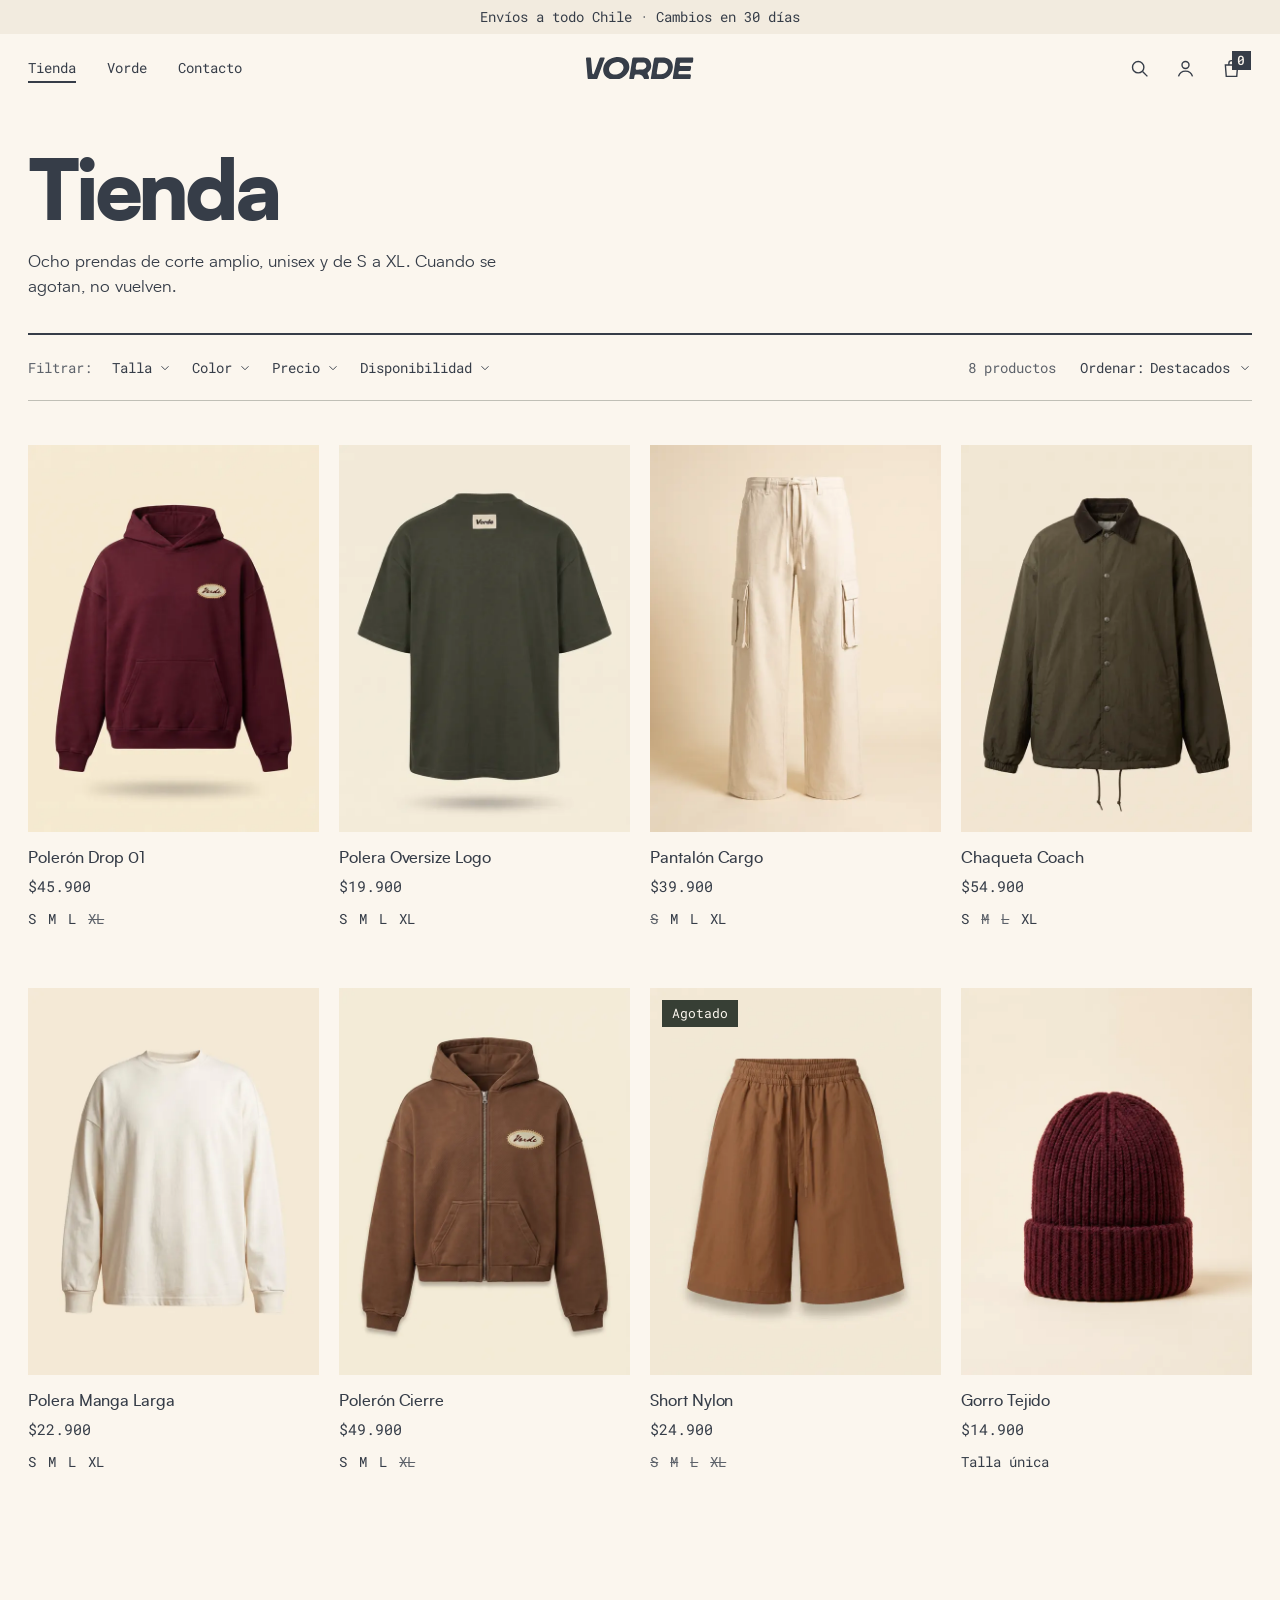
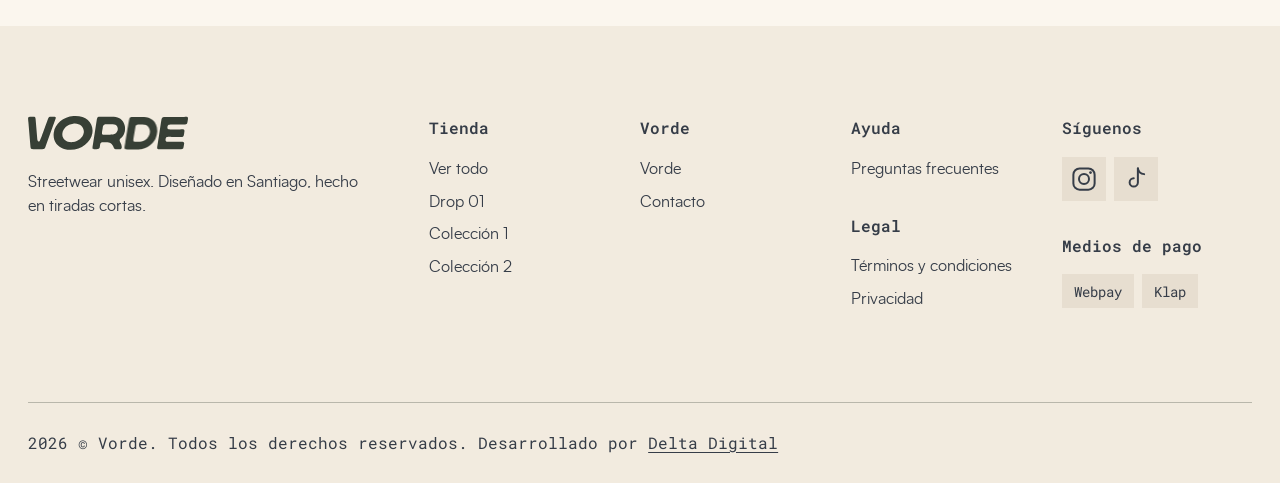
<file: tienda.html>
<!doctype html>
<html lang="es">
<head>
  <meta charset="utf-8">
  <meta name="viewport" content="width=device-width, initial-scale=1, viewport-fit=cover">
  <title>Tienda | Vorde</title>
  <meta name="description" content="Streetwear unisex. Diseñado en Santiago, hecho en tiradas cortas.">
  <link rel="preload" href="assets/fonts/satoshi-black.woff2" as="font" type="font/woff2" crossorigin>
  <link rel="preconnect" href="https://fonts.googleapis.com">
  <link rel="preconnect" href="https://fonts.gstatic.com" crossorigin>
  <link rel="stylesheet" href="https://fonts.googleapis.com/css2?family=Roboto+Mono:wght@400;500;600&display=swap">
  <link rel="stylesheet" href="assets/css/styles.css">
</head>
<body data-solid-header>
  <a class="skip" href="#contenido">Saltar al contenido</a>

  <svg width="0" height="0" class="sprite" aria-hidden="true" focusable="false">
    <symbol id="i-search" viewBox="0 0 24 24"><circle cx="10.5" cy="10.5" r="6.5" fill="none" stroke="currentColor" stroke-width="1.6"/><path d="M15.5 15.5 21 21" fill="none" stroke="currentColor" stroke-width="1.6"/></symbol>
    <symbol id="i-user" viewBox="0 0 24 24"><circle cx="12" cy="8" r="4" fill="none" stroke="currentColor" stroke-width="1.6"/><path d="M4 21c1.2-4 4.3-6 8-6s6.8 2 8 6" fill="none" stroke="currentColor" stroke-width="1.6"/></symbol>
    <symbol id="i-bag" viewBox="0 0 24 24"><path d="M5 8h14l-1 13H6L5 8Z" fill="none" stroke="currentColor" stroke-width="1.6"/><path d="M9 8V6a3 3 0 0 1 6 0v2" fill="none" stroke="currentColor" stroke-width="1.6"/></symbol>
    <symbol id="i-menu" viewBox="0 0 24 24"><path d="M3 8h18M3 16h18" fill="none" stroke="currentColor" stroke-width="1.6"/></symbol>
    <symbol id="i-instagram" viewBox="0 0 24 24"><rect x="3.5" y="3.5" width="17" height="17" rx="5" fill="none" stroke="currentColor" stroke-width="1.6"/><circle cx="12" cy="12" r="4" fill="none" stroke="currentColor" stroke-width="1.6"/><circle cx="17.2" cy="6.8" r="1.1" fill="currentColor"/></symbol>
    <symbol id="i-tiktok" viewBox="0 0 24 24"><path d="M13.5 3.5v11.2a3.3 3.3 0 1 1-3.3-3.3" fill="none" stroke="currentColor" stroke-width="1.6" stroke-linecap="round"/><path d="M13.5 3.5c.4 2.6 2.3 4.4 5 4.6" fill="none" stroke="currentColor" stroke-width="1.6" stroke-linecap="round"/></symbol>
    <symbol id="i-close" viewBox="0 0 24 24"><path d="M5 5l14 14M19 5 5 19" fill="none" stroke="currentColor" stroke-width="1.6"/></symbol>
    <symbol id="vorde-logo" viewBox="0 0 147.6 31.26"><g fill="currentColor" fill-rule="evenodd"><path d="M70.67,7.78c.92-.24,4.79-.09,6.06-.09,2.12,0,3.57.01,4.85,1.18,1.03.94,1.6,2.85,1.03,4.61-1.24,3.84-5.27,3.84-8.26,3.84-1.23,0-4.92.26-5.67-.31-.98-.75-.14-3.81.08-5.08.29-1.72.14-3.7,1.9-4.16h0ZM89.33,14.01c1.08-5.45-1.71-10.08-5.06-11.86-2.21-1.18-4.29-1.44-7.12-1.44-2.84,0-5.67,0-8.51,0-3.98,0-4.68-.62-5.3,3.25-1.17,7.28-2.22,14.98-3.46,22.09-.87,4.99-.55,4.57,3.18,4.58,4.05,0,2.69-1.47,3.63-4.91.37-1.34,1.22-1.56,2.78-1.56,3.8-.01,7.15-.3,9.07,3.66,1.4,2.88.59,2.85,5.72,2.82,1.66-.01,2.23-.48,2.21-2.12-.03-3.05-2.28-4.77-1.94-6.55.36-1.89,3.65-2.18,4.79-7.96Z"/><path d="M147.54,2.96c.41-2.65-1.21-2.14-3.41-2.14h-17.16c-2.08,0-3.4,0-3.76,2-.82,4.61-1.51,9.94-2.28,14.71-.56,3.42-1.07,6.59-1.57,9.97-.34,2.34-.59,3.26,2.03,3.24h17.02c1.73,0,4.18.35,4.84-.92.21-.41.83-4.24.8-4.82-.1-1.8-3.11-1.21-4.52-1.21-1.67,0-10.56.11-11.42-.05-1.66-.31-1.43-2.91-.64-3.82.82-.94,3.54-.61,5.09-.61,1.91,0,3.81,0,5.72,0,1.61,0,4.18.36,5.08-.67.48-.55.88-3.84.96-4.68.2-2.16-2.24-1.6-4.09-1.6-1.91,0-3.81,0-5.72,0-1.24,0-4.64.27-5.4-.37-1.02-.85-.4-3.49.67-4,.88-.42,9.56-.19,11.29-.19,6.14,0,5.63.67,6.48-4.84Z"/><path d="M100.65,7.97c.95-.33,6.26-.1,7.31.19,1.97.53,3.39,1.97,4.06,3.74,1.57,4.13-.79,8.38-4.22,10.54-1.99,1.25-3.84,1.35-6.5,1.36-3.73,0-4.55.54-3.93-3.4l1.69-10c.27-1.51.32-1.97,1.59-2.41h0ZM119.13,15.24c.6-4.56-1.28-9.05-3.63-11.13-3.24-2.87-6.37-3.27-11.83-3.28-2.51,0-5.03-.02-7.54,0-1.41,0-2,.31-2.48,1.33-.48,1.02-3.25,18.89-3.9,22.39-.18.99-.38,2.12-.55,3.18-.19,1.23-.47,2.35.52,2.84.78.39,13.31.23,14.77,0,4.28-.66,7.83-2.85,9.94-5.11,2.57-2.76,4.03-5.23,4.69-10.22Z"/><path d="M41.58,7.12c5.94-.89,10.6,3.36,9.8,8.42-.7,4.41-5.09,8-9.92,8.54-6.03.68-10.62-3.14-9.75-8.33.77-4.65,4.6-7.84,9.87-8.63h0ZM59.3,15.96C60.85,6.22,53.32-.78,41.95.07c-9.55.72-17.14,7.18-18.25,15.28-.95,6.97,2.69,12.98,9.49,15.01,12.42,3.71,24.57-4.71,26.11-14.4Z"/><path d="M25.46,2.29c.74-1.97-1.68-1.58-3.13-1.58-1.93,0-3.03-.32-3.69,1.26-1.13,2.69-7.14,20.45-8.06,21.23-1.56,1.32-1.99-.96-2.11-2.19L6.96,2.98c-.19-2.14-.33-2.29-2.63-2.28-1.24,0-3.71-.42-4.24.71-.28.6.13,3.58.21,4.46l1.9,22.52c.18,2.1.56,2.24,2.69,2.24,1.56,0,8.78.17,9.66-.13,1.12-.38,1.37-1.84,1.82-3.08l3.89-10.73c1.79-4.76,3.41-9.63,5.2-14.4Z"/></g></symbol>
  </svg>

  <!-- Barra de anuncio + header (transparente sobre el hero, sólido al hacer scroll) -->
  <div class="top" data-top>
    <p class="announce">Envíos a todo Chile · Cambios en 30 días</p>
    <header class="nav">
      <button class="nav__menu icon-btn" type="button" aria-label="Abrir menú" aria-expanded="false" aria-controls="menu-movil" data-menu-open>
        <svg><use href="#i-menu"/></svg>
      </button>
      <nav class="nav__links" aria-label="Principal">
        <a href="tienda.html" aria-current="page">Tienda</a>
        <a href="vorde.html">Vorde</a>
        <a href="contacto.html">Contacto</a>
      </nav>
      <a class="nav__logo" href="index.html" aria-label="Vorde, inicio">
        <svg class="logo" viewBox="0 0 147.6 31.26" aria-hidden="true" focusable="false"><use href="#vorde-logo"/></svg>
      </a>
      <div class="nav__icons">
        <a class="icon-btn" href="#buscar" aria-label="Buscar"><svg><use href="#i-search"/></svg></a>
        <a class="icon-btn nav__account" href="#cuenta" aria-label="Cuenta"><svg><use href="#i-user"/></svg></a>
        <a class="icon-btn nav__cart" href="#carrito" aria-label="Carrito, 0 productos"><svg><use href="#i-bag"/></svg><span class="nav__count">0</span></a>
      </div>
    </header>
  </div>

  <!-- Menú en teléfono -->
  <div class="drawer" id="menu-movil" hidden data-menu>
    <button class="icon-btn drawer__close" type="button" aria-label="Cerrar menú" data-menu-close><svg><use href="#i-close"/></svg></button>
    <nav aria-label="Menú">
      <a href="tienda.html">Tienda</a>
      <a href="vorde.html">Vorde</a>
      <a href="contacto.html">Contacto</a>
    </nav>
  </div>

  <main id="contenido" class="shop" data-shop>
    <!-- 1 · Banner de colección -->
    <header class="shop-head container">
      <h1 class="shop-head__title" data-reveal>Tienda</h1>
      <p class="shop-head__lead" data-reveal style="--d:90ms">Ocho prendas de corte amplio, unisex y de S a XL. Cuando se agotan, no vuelven.</p>
      <p class="shop-head__count" data-count>8 productos</p>
    </header>

    <!-- 2 · Filtros y orden (en Shopify: filtros nativos de Search & Discovery) -->
    <div class="facets container">
      <div class="facets__bar">
        <div class="facets__filters" role="group" aria-label="Filtros">
          <span class="facets__label">Filtrar:</span>
          <details class="facet"><summary>Talla <svg class="facet__chev" viewBox="0 0 24 24" aria-hidden="true"><path d="M6 9l6 6 6-6" fill="none" stroke="currentColor" stroke-width="1.6"/></svg></summary><div class="facet__panel"><label class="opt"><input type="checkbox" name="talla" value="S"><span>S</span></label><label class="opt"><input type="checkbox" name="talla" value="M"><span>M</span></label><label class="opt"><input type="checkbox" name="talla" value="L"><span>L</span></label><label class="opt"><input type="checkbox" name="talla" value="XL"><span>XL</span></label><label class="opt"><input type="checkbox" name="talla" value="unica"><span>Talla única</span></label></div></details>
          <details class="facet"><summary>Color <svg class="facet__chev" viewBox="0 0 24 24" aria-hidden="true"><path d="M6 9l6 6 6-6" fill="none" stroke="currentColor" stroke-width="1.6"/></svg></summary><div class="facet__panel"><label class="opt"><input type="checkbox" name="color" value="cafe"><span>Café</span></label><label class="opt"><input type="checkbox" name="color" value="burdeo"><span>Burdeo</span></label><label class="opt"><input type="checkbox" name="color" value="oliva"><span>Oliva</span></label><label class="opt"><input type="checkbox" name="color" value="crema"><span>Crema</span></label></div></details>
          <details class="facet"><summary>Precio <svg class="facet__chev" viewBox="0 0 24 24" aria-hidden="true"><path d="M6 9l6 6 6-6" fill="none" stroke="currentColor" stroke-width="1.6"/></svg></summary><div class="facet__panel"><label class="opt"><input type="radio" name="precio" value="todos" checked><span>Todos</span></label><label class="opt"><input type="radio" name="precio" value="0-20000"><span>Hasta $20.000</span></label><label class="opt"><input type="radio" name="precio" value="20000-40000"><span>$20.000 a $40.000</span></label><label class="opt"><input type="radio" name="precio" value="40000-999999"><span>Más de $40.000</span></label></div></details>
          <details class="facet"><summary>Disponibilidad <svg class="facet__chev" viewBox="0 0 24 24" aria-hidden="true"><path d="M6 9l6 6 6-6" fill="none" stroke="currentColor" stroke-width="1.6"/></svg></summary><div class="facet__panel"><label class="opt"><input type="checkbox" name="stock" value="disponible"><span>Disponible</span></label><label class="opt"><input type="checkbox" name="stock" value="agotado"><span>Agotado</span></label></div></details>
        </div>
        <div class="facets__meta">
          <p class="facets__count" data-count aria-live="polite">8 productos</p>
          <label class="sort"><span>Ordenar:</span>
            <select data-sort>
              <option value="destacados">Destacados</option>
              <option value="precio-asc">Precio: menor a mayor</option>
              <option value="precio-desc">Precio: mayor a menor</option>
              <option value="nombre">Nombre: A a Z</option>
            </select>
            <svg class="facet__chev" viewBox="0 0 24 24" aria-hidden="true"><path d="M6 9l6 6 6-6" fill="none" stroke="currentColor" stroke-width="1.6"/></svg>
          </label>
        </div>
      </div>
    </div>

    <!-- Teléfono: filtros y orden en un panel (en Shopify: filtros nativos en cajón) -->
    <div class="facets-m container">
      <button class="facets-m__btn" type="button" data-filters-open aria-haspopup="dialog">Filtrar</button>
      <button class="facets-m__btn" type="button" data-filters-open data-filters-sort aria-haspopup="dialog">Ordenar: <span data-sort-label>Destacados</span></button>
    </div>

    <!-- 3 · Grilla de productos · 4 columnas · segunda foto al pasar el cursor -->
    <section class="products container" aria-label="Productos">
      <ul class="products__grid" data-grid>
        <li class="card" data-reveal style="--d:0ms" data-order="0" data-name="Polerón Drop 01" data-price="45900" data-color="burdeo" data-sizes="S M L" data-stock="disponible">
          <a class="card__link" href="producto.html?p=poleron-drop01">
            <div class="card__media">
            <picture class="card__img">
              <source type="image/webp" srcset="assets/img/tienda/poleron-drop01-600.webp 600w, assets/img/tienda/poleron-drop01-900.webp 900w" sizes="(max-width: 700px) 46vw, (max-width: 1000px) 31vw, 23vw">
              <img src="assets/img/tienda/poleron-drop01-600.jpg" srcset="assets/img/tienda/poleron-drop01-600.jpg 600w, assets/img/tienda/poleron-drop01-900.jpg 900w" sizes="(max-width: 700px) 46vw, (max-width: 1000px) 31vw, 23vw" width="900" height="1200" alt="Polerón amplio burdeo con parche ovalado Vorde en el pecho.">
            </picture>
            <picture class="card__img card__img--alt">
              <source type="image/webp" srcset="assets/img/tienda/poleron-drop01-uso-600.webp 600w, assets/img/tienda/poleron-drop01-uso-900.webp 900w" sizes="(max-width: 700px) 46vw, (max-width: 1000px) 31vw, 23vw">
              <img src="assets/img/tienda/poleron-drop01-uso-600.jpg" srcset="assets/img/tienda/poleron-drop01-uso-600.jpg 600w, assets/img/tienda/poleron-drop01-uso-900.jpg 900w" sizes="(max-width: 700px) 46vw, (max-width: 1000px) 31vw, 23vw" width="900" height="1200" alt="Joven con el polerón burdeo y pantalón crema en una calle de Santiago." loading="lazy">
            </picture>
            
            </div>
            <h2 class="card__name">Polerón Drop 01</h2>
            <p class="card__price">$45.900</p>
            <ul class="card__sizes" aria-label="Tallas"><li>S</li><li>M</li><li>L</li><li class="is-out"><s>XL</s><span class="sr-only"> (agotada)</span></li></ul>
          </a>
        </li>
        <li class="card" data-reveal style="--d:70ms" data-order="1" data-name="Polera Oversize Logo" data-price="19900" data-color="oliva" data-sizes="S M L XL" data-stock="disponible">
          <a class="card__link" href="producto.html?p=polera-oversize-logo">
            <div class="card__media">
            <picture class="card__img">
              <source type="image/webp" srcset="assets/img/tienda/polera-oversize-logo-600.webp 600w, assets/img/tienda/polera-oversize-logo-900.webp 900w" sizes="(max-width: 700px) 46vw, (max-width: 1000px) 31vw, 23vw">
              <img src="assets/img/tienda/polera-oversize-logo-600.jpg" srcset="assets/img/tienda/polera-oversize-logo-600.jpg 600w, assets/img/tienda/polera-oversize-logo-900.jpg 900w" sizes="(max-width: 700px) 46vw, (max-width: 1000px) 31vw, 23vw" width="900" height="1200" alt="Polera amplia verde oliva vista de espalda, con etiqueta tejida Vorde bajo el cuello.">
            </picture>
            <picture class="card__img card__img--alt">
              <source type="image/webp" srcset="assets/img/tienda/polera-oversize-logo-uso-600.webp 600w, assets/img/tienda/polera-oversize-logo-uso-900.webp 900w" sizes="(max-width: 700px) 46vw, (max-width: 1000px) 31vw, 23vw">
              <img src="assets/img/tienda/polera-oversize-logo-uso-600.jpg" srcset="assets/img/tienda/polera-oversize-logo-uso-600.jpg 600w, assets/img/tienda/polera-oversize-logo-uso-900.jpg 900w" sizes="(max-width: 700px) 46vw, (max-width: 1000px) 31vw, 23vw" width="900" height="1200" alt="Joven de espalda con la polera oliva caminando por una calle arbolada de Santiago." loading="lazy">
            </picture>
            
            </div>
            <h2 class="card__name">Polera Oversize Logo</h2>
            <p class="card__price">$19.900</p>
            <ul class="card__sizes" aria-label="Tallas"><li>S</li><li>M</li><li>L</li><li>XL</li></ul>
          </a>
        </li>
        <li class="card" data-reveal style="--d:140ms" data-order="2" data-name="Pantalón Cargo" data-price="39900" data-color="crema" data-sizes="M L XL" data-stock="disponible">
          <a class="card__link" href="producto.html?p=pantalon-cargo">
            <div class="card__media">
            <picture class="card__img">
              <source type="image/webp" srcset="assets/img/tienda/pantalon-cargo-600.webp 600w, assets/img/tienda/pantalon-cargo-900.webp 900w" sizes="(max-width: 700px) 46vw, (max-width: 1000px) 31vw, 23vw">
              <img src="assets/img/tienda/pantalon-cargo-600.jpg" srcset="assets/img/tienda/pantalon-cargo-600.jpg 600w, assets/img/tienda/pantalon-cargo-900.jpg 900w" sizes="(max-width: 700px) 46vw, (max-width: 1000px) 31vw, 23vw" width="900" height="1200" alt="Pantalón cargo ancho color crudo con bolsillos laterales.">
            </picture>
            <picture class="card__img card__img--alt">
              <source type="image/webp" srcset="assets/img/tienda/pantalon-cargo-uso-600.webp 600w, assets/img/tienda/pantalon-cargo-uso-900.webp 900w" sizes="(max-width: 700px) 46vw, (max-width: 1000px) 31vw, 23vw">
              <img src="assets/img/tienda/pantalon-cargo-uso-600.jpg" srcset="assets/img/tienda/pantalon-cargo-uso-600.jpg 600w, assets/img/tienda/pantalon-cargo-uso-900.jpg 900w" sizes="(max-width: 700px) 46vw, (max-width: 1000px) 31vw, 23vw" width="900" height="1200" alt="Joven con el pantalón cargo crudo y polera oliva apoyada en un muro de piedra." loading="lazy">
            </picture>
            
            </div>
            <h2 class="card__name">Pantalón Cargo</h2>
            <p class="card__price">$39.900</p>
            <ul class="card__sizes" aria-label="Tallas"><li class="is-out"><s>S</s><span class="sr-only"> (agotada)</span></li><li>M</li><li>L</li><li>XL</li></ul>
          </a>
        </li>
        <li class="card" data-reveal style="--d:210ms" data-order="3" data-name="Chaqueta Coach" data-price="54900" data-color="oliva" data-sizes="S XL" data-stock="disponible">
          <a class="card__link" href="producto.html?p=chaqueta-coach">
            <div class="card__media">
            <picture class="card__img">
              <source type="image/webp" srcset="assets/img/tienda/chaqueta-coach-600.webp 600w, assets/img/tienda/chaqueta-coach-900.webp 900w" sizes="(max-width: 700px) 46vw, (max-width: 1000px) 31vw, 23vw">
              <img src="assets/img/tienda/chaqueta-coach-600.jpg" srcset="assets/img/tienda/chaqueta-coach-600.jpg 600w, assets/img/tienda/chaqueta-coach-900.jpg 900w" sizes="(max-width: 700px) 46vw, (max-width: 1000px) 31vw, 23vw" width="900" height="1200" alt="Chaqueta coach verde oliva con broches y cuello de pana café.">
            </picture>
            <picture class="card__img card__img--alt">
              <source type="image/webp" srcset="assets/img/tienda/chaqueta-coach-uso-600.webp 600w, assets/img/tienda/chaqueta-coach-uso-900.webp 900w" sizes="(max-width: 700px) 46vw, (max-width: 1000px) 31vw, 23vw">
              <img src="assets/img/tienda/chaqueta-coach-uso-600.jpg" srcset="assets/img/tienda/chaqueta-coach-uso-600.jpg 600w, assets/img/tienda/chaqueta-coach-uso-900.jpg 900w" sizes="(max-width: 700px) 46vw, (max-width: 1000px) 31vw, 23vw" width="900" height="1200" alt="Joven con la chaqueta coach oliva y pantalón café en una esquina de Santiago." loading="lazy">
            </picture>
            
            </div>
            <h2 class="card__name">Chaqueta Coach</h2>
            <p class="card__price">$54.900</p>
            <ul class="card__sizes" aria-label="Tallas"><li>S</li><li class="is-out"><s>M</s><span class="sr-only"> (agotada)</span></li><li class="is-out"><s>L</s><span class="sr-only"> (agotada)</span></li><li>XL</li></ul>
          </a>
        </li>
        <li class="card" data-reveal style="--d:0ms" data-order="4" data-name="Polera Manga Larga" data-price="22900" data-color="crema" data-sizes="S M L XL" data-stock="disponible">
          <a class="card__link" href="producto.html?p=polera-manga-larga">
            <div class="card__media">
            <picture class="card__img">
              <source type="image/webp" srcset="assets/img/tienda/polera-manga-larga-600.webp 600w, assets/img/tienda/polera-manga-larga-900.webp 900w" sizes="(max-width: 700px) 46vw, (max-width: 1000px) 31vw, 23vw">
              <img src="assets/img/tienda/polera-manga-larga-600.jpg" srcset="assets/img/tienda/polera-manga-larga-600.jpg 600w, assets/img/tienda/polera-manga-larga-900.jpg 900w" sizes="(max-width: 700px) 46vw, (max-width: 1000px) 31vw, 23vw" width="900" height="1200" alt="Polera manga larga amplia color crema." loading="lazy">
            </picture>
            <picture class="card__img card__img--alt">
              <source type="image/webp" srcset="assets/img/tienda/polera-manga-larga-uso-600.webp 600w, assets/img/tienda/polera-manga-larga-uso-900.webp 900w" sizes="(max-width: 700px) 46vw, (max-width: 1000px) 31vw, 23vw">
              <img src="assets/img/tienda/polera-manga-larga-uso-600.jpg" srcset="assets/img/tienda/polera-manga-larga-uso-600.jpg 600w, assets/img/tienda/polera-manga-larga-uso-900.jpg 900w" sizes="(max-width: 700px) 46vw, (max-width: 1000px) 31vw, 23vw" width="900" height="1200" alt="Joven sentada en una escalera con la polera manga larga crema y pantalón burdeo." loading="lazy">
            </picture>
            
            </div>
            <h2 class="card__name">Polera Manga Larga</h2>
            <p class="card__price">$22.900</p>
            <ul class="card__sizes" aria-label="Tallas"><li>S</li><li>M</li><li>L</li><li>XL</li></ul>
          </a>
        </li>
        <li class="card" data-reveal style="--d:70ms" data-order="5" data-name="Polerón Cierre" data-price="49900" data-color="cafe" data-sizes="S M L" data-stock="disponible">
          <a class="card__link" href="producto.html?p=poleron-cierre">
            <div class="card__media">
            <picture class="card__img">
              <source type="image/webp" srcset="assets/img/tienda/poleron-cierre-600.webp 600w, assets/img/tienda/poleron-cierre-900.webp 900w" sizes="(max-width: 700px) 46vw, (max-width: 1000px) 31vw, 23vw">
              <img src="assets/img/tienda/poleron-cierre-600.jpg" srcset="assets/img/tienda/poleron-cierre-600.jpg 600w, assets/img/tienda/poleron-cierre-900.jpg 900w" sizes="(max-width: 700px) 46vw, (max-width: 1000px) 31vw, 23vw" width="900" height="1200" alt="Polerón con cierre café, amplio, con parche ovalado Vorde." loading="lazy">
            </picture>
            <picture class="card__img card__img--alt">
              <source type="image/webp" srcset="assets/img/tienda/poleron-cierre-uso-600.webp 600w, assets/img/tienda/poleron-cierre-uso-900.webp 900w" sizes="(max-width: 700px) 46vw, (max-width: 1000px) 31vw, 23vw">
              <img src="assets/img/tienda/poleron-cierre-uso-600.jpg" srcset="assets/img/tienda/poleron-cierre-uso-600.jpg 600w, assets/img/tienda/poleron-cierre-uso-900.jpg 900w" sizes="(max-width: 700px) 46vw, (max-width: 1000px) 31vw, 23vw" width="900" height="1200" alt="Joven con el polerón con cierre café cruzando una calle de Santiago con la cordillera al fondo." loading="lazy">
            </picture>
            
            </div>
            <h2 class="card__name">Polerón Cierre</h2>
            <p class="card__price">$49.900</p>
            <ul class="card__sizes" aria-label="Tallas"><li>S</li><li>M</li><li>L</li><li class="is-out"><s>XL</s><span class="sr-only"> (agotada)</span></li></ul>
          </a>
        </li>
        <li class="card" data-reveal style="--d:140ms" data-order="6" data-name="Short Nylon" data-price="24900" data-color="cafe" data-sizes="" data-stock="agotado">
          <a class="card__link" href="producto.html?p=short-nylon">
            <div class="card__media">
            <picture class="card__img">
              <source type="image/webp" srcset="assets/img/tienda/short-nylon-600.webp 600w, assets/img/tienda/short-nylon-900.webp 900w" sizes="(max-width: 700px) 46vw, (max-width: 1000px) 31vw, 23vw">
              <img src="assets/img/tienda/short-nylon-600.jpg" srcset="assets/img/tienda/short-nylon-600.jpg 600w, assets/img/tienda/short-nylon-900.jpg 900w" sizes="(max-width: 700px) 46vw, (max-width: 1000px) 31vw, 23vw" width="900" height="1200" alt="Short de nylon café, ancho, con cordón en la cintura." loading="lazy">
            </picture>
            <picture class="card__img card__img--alt">
              <source type="image/webp" srcset="assets/img/tienda/short-nylon-uso-600.webp 600w, assets/img/tienda/short-nylon-uso-900.webp 900w" sizes="(max-width: 700px) 46vw, (max-width: 1000px) 31vw, 23vw">
              <img src="assets/img/tienda/short-nylon-uso-600.jpg" srcset="assets/img/tienda/short-nylon-uso-600.jpg 600w, assets/img/tienda/short-nylon-uso-900.jpg 900w" sizes="(max-width: 700px) 46vw, (max-width: 1000px) 31vw, 23vw" width="900" height="1200" alt="Joven sentada en un muro de un parque con el short de nylon café y polera blanca." loading="lazy">
            </picture>
            <span class="card__badge">Agotado</span>
            </div>
            <h2 class="card__name">Short Nylon</h2>
            <p class="card__price">$24.900</p>
            <ul class="card__sizes" aria-label="Tallas"><li class="is-out"><s>S</s><span class="sr-only"> (agotada)</span></li><li class="is-out"><s>M</s><span class="sr-only"> (agotada)</span></li><li class="is-out"><s>L</s><span class="sr-only"> (agotada)</span></li><li class="is-out"><s>XL</s><span class="sr-only"> (agotada)</span></li></ul>
          </a>
        </li>
        <li class="card" data-reveal style="--d:210ms" data-order="7" data-name="Gorro Tejido" data-price="14900" data-color="burdeo" data-sizes="unica" data-stock="disponible">
          <a class="card__link" href="producto.html?p=gorro-tejido">
            <div class="card__media">
            <picture class="card__img">
              <source type="image/webp" srcset="assets/img/tienda/gorro-tejido-600.webp 600w, assets/img/tienda/gorro-tejido-900.webp 900w" sizes="(max-width: 700px) 46vw, (max-width: 1000px) 31vw, 23vw">
              <img src="assets/img/tienda/gorro-tejido-600.jpg" srcset="assets/img/tienda/gorro-tejido-600.jpg 600w, assets/img/tienda/gorro-tejido-900.jpg 900w" sizes="(max-width: 700px) 46vw, (max-width: 1000px) 31vw, 23vw" width="900" height="1200" alt="Gorro tejido acanalado color burdeo con doblez." loading="lazy">
            </picture>
            <picture class="card__img card__img--alt">
              <source type="image/webp" srcset="assets/img/tienda/gorro-tejido-uso-600.webp 600w, assets/img/tienda/gorro-tejido-uso-900.webp 900w" sizes="(max-width: 700px) 46vw, (max-width: 1000px) 31vw, 23vw">
              <img src="assets/img/tienda/gorro-tejido-uso-600.jpg" srcset="assets/img/tienda/gorro-tejido-uso-600.jpg 600w, assets/img/tienda/gorro-tejido-uso-900.jpg 900w" sizes="(max-width: 700px) 46vw, (max-width: 1000px) 31vw, 23vw" width="900" height="1200" alt="Joven con el gorro tejido burdeo y polerón café en una calle de Santiago." loading="lazy">
            </picture>
            
            </div>
            <h2 class="card__name">Gorro Tejido</h2>
            <p class="card__price">$14.900</p>
            <p class="card__sizes">Talla única</p>
          </a>
        </li>
      </ul>
      <div class="products__empty" data-empty hidden>
        <p>No hay prendas con estos filtros.</p>
        <button class="btn btn--oliva" type="button" data-clear>Limpiar filtros</button>
      </div>
    </section>
    <div class="filters" data-filters hidden>
      <div class="filters__veil" data-filters-close></div>
      <aside class="filters__panel" role="dialog" aria-modal="true" aria-labelledby="filters-title">
        <header class="filters__head">
          <h2 class="filters__title" id="filters-title">Filtros</h2>
          <button class="icon-btn" type="button" aria-label="Cerrar filtros" data-filters-close><svg><use href="#i-close"/></svg></button>
        </header>
        <div class="filters__body" data-lenis-prevent>
          <fieldset class="fgroup"><legend>Talla</legend><div class="fsizes"><label class="fbox"><input type="checkbox" name="m-talla" value="S"><span>S</span></label><label class="fbox"><input type="checkbox" name="m-talla" value="M"><span>M</span></label><label class="fbox"><input type="checkbox" name="m-talla" value="L"><span>L</span></label><label class="fbox"><input type="checkbox" name="m-talla" value="XL"><span>XL</span></label></div></fieldset>
          <fieldset class="fgroup"><legend>Color</legend><div class="fswatches"><label class="fswatch"><input type="checkbox" name="m-color" value="cafe"><span class="fswatch__chip fswatch__chip--cafe" aria-hidden="true"></span><span>Café</span></label><label class="fswatch"><input type="checkbox" name="m-color" value="burdeo"><span class="fswatch__chip fswatch__chip--burdeo" aria-hidden="true"></span><span>Burdeo</span></label><label class="fswatch"><input type="checkbox" name="m-color" value="oliva"><span class="fswatch__chip fswatch__chip--oliva" aria-hidden="true"></span><span>Oliva</span></label><label class="fswatch"><input type="checkbox" name="m-color" value="crema"><span class="fswatch__chip fswatch__chip--crema" aria-hidden="true"></span><span>Crema</span></label></div></fieldset>
          <fieldset class="fgroup"><legend>Precio</legend><div class="fprice">
            <label><span class="sr-only">Precio desde</span><input type="number" inputmode="numeric" min="0" step="1000" name="m-min" placeholder="Desde $"></label>
            <label><span class="sr-only">Precio hasta</span><input type="number" inputmode="numeric" min="0" step="1000" name="m-max" placeholder="Hasta $"></label>
          </div></fieldset>
          <fieldset class="fgroup"><legend>Disponibilidad</legend><label class="opt"><input type="checkbox" name="m-stock" value="disponible"><span>En stock (7)</span></label><label class="opt"><input type="checkbox" name="m-stock" value="agotado"><span>Agotado (1)</span></label></fieldset>
          <fieldset class="fgroup" data-filters-sort-group><legend>Ordenar por</legend><label class="opt"><input type="radio" name="m-sort" value="destacados" checked><span>Destacados</span></label><label class="opt"><input type="radio" name="m-sort" value="precio-asc"><span>Precio: menor a mayor</span></label><label class="opt"><input type="radio" name="m-sort" value="precio-desc"><span>Precio: mayor a menor</span></label><label class="opt"><input type="radio" name="m-sort" value="nuevos"><span>Más nuevos</span></label></fieldset>
        </div>
        <footer class="filters__foot">
          <button class="btn btn--line" type="button" data-filters-clear>Limpiar</button>
          <button class="btn btn--oliva" type="button" data-filters-close data-filters-n>Ver 8 productos</button>
        </footer>
      </aside>
    </div>
  </main>

  <!-- Footer global -->
  <footer class="footer">
    <div class="container">
      <div class="footer__grid">
        <div class="footer__brand">
          <svg class="footer__logo" viewBox="0 0 147.6 31.26" role="img" aria-label="Vorde" data-reveal="letters"><g fill="currentColor" fill-rule="evenodd"><path style="--i:0" d="M25.46,2.29c.74-1.97-1.68-1.58-3.13-1.58-1.93,0-3.03-.32-3.69,1.26-1.13,2.69-7.14,20.45-8.06,21.23-1.56,1.32-1.99-.96-2.11-2.19L6.96,2.98c-.19-2.14-.33-2.29-2.63-2.28-1.24,0-3.71-.42-4.24.71-.28.6.13,3.58.21,4.46l1.9,22.52c.18,2.1.56,2.24,2.69,2.24,1.56,0,8.78.17,9.66-.13,1.12-.38,1.37-1.84,1.82-3.08l3.89-10.73c1.79-4.76,3.41-9.63,5.2-14.4Z"/><path style="--i:1" d="M41.58,7.12c5.94-.89,10.6,3.36,9.8,8.42-.7,4.41-5.09,8-9.92,8.54-6.03.68-10.62-3.14-9.75-8.33.77-4.65,4.6-7.84,9.87-8.63h0ZM59.3,15.96C60.85,6.22,53.32-.78,41.95.07c-9.55.72-17.14,7.18-18.25,15.28-.95,6.97,2.69,12.98,9.49,15.01,12.42,3.71,24.57-4.71,26.11-14.4Z"/><path style="--i:2" d="M70.67,7.78c.92-.24,4.79-.09,6.06-.09,2.12,0,3.57.01,4.85,1.18,1.03.94,1.6,2.85,1.03,4.61-1.24,3.84-5.27,3.84-8.26,3.84-1.23,0-4.92.26-5.67-.31-.98-.75-.14-3.81.08-5.08.29-1.72.14-3.7,1.9-4.16h0ZM89.33,14.01c1.08-5.45-1.71-10.08-5.06-11.86-2.21-1.18-4.29-1.44-7.12-1.44-2.84,0-5.67,0-8.51,0-3.98,0-4.68-.62-5.3,3.25-1.17,7.28-2.22,14.98-3.46,22.09-.87,4.99-.55,4.57,3.18,4.58,4.05,0,2.69-1.47,3.63-4.91.37-1.34,1.22-1.56,2.78-1.56,3.8-.01,7.15-.3,9.07,3.66,1.4,2.88.59,2.85,5.72,2.82,1.66-.01,2.23-.48,2.21-2.12-.03-3.05-2.28-4.77-1.94-6.55.36-1.89,3.65-2.18,4.79-7.96Z"/><path style="--i:3" d="M100.65,7.97c.95-.33,6.26-.1,7.31.19,1.97.53,3.39,1.97,4.06,3.74,1.57,4.13-.79,8.38-4.22,10.54-1.99,1.25-3.84,1.35-6.5,1.36-3.73,0-4.55.54-3.93-3.4l1.69-10c.27-1.51.32-1.97,1.59-2.41h0ZM119.13,15.24c.6-4.56-1.28-9.05-3.63-11.13-3.24-2.87-6.37-3.27-11.83-3.28-2.51,0-5.03-.02-7.54,0-1.41,0-2,.31-2.48,1.33-.48,1.02-3.25,18.89-3.9,22.39-.18.99-.38,2.12-.55,3.18-.19,1.23-.47,2.35.52,2.84.78.39,13.31.23,14.77,0,4.28-.66,7.83-2.85,9.94-5.11,2.57-2.76,4.03-5.23,4.69-10.22Z"/><path style="--i:4" d="M147.54,2.96c.41-2.65-1.21-2.14-3.41-2.14h-17.16c-2.08,0-3.4,0-3.76,2-.82,4.61-1.51,9.94-2.28,14.71-.56,3.42-1.07,6.59-1.57,9.97-.34,2.34-.59,3.26,2.03,3.24h17.02c1.73,0,4.18.35,4.84-.92.21-.41.83-4.24.8-4.82-.1-1.8-3.11-1.21-4.52-1.21-1.67,0-10.56.11-11.42-.05-1.66-.31-1.43-2.91-.64-3.82.82-.94,3.54-.61,5.09-.61,1.91,0,3.81,0,5.72,0,1.61,0,4.18.36,5.08-.67.48-.55.88-3.84.96-4.68.2-2.16-2.24-1.6-4.09-1.6-1.91,0-3.81,0-5.72,0-1.24,0-4.64.27-5.4-.37-1.02-.85-.4-3.49.67-4,.88-.42,9.56-.19,11.29-.19,6.14,0,5.63.67,6.48-4.84Z"/></g></svg>
          <p class="footer__about" data-reveal>Streetwear unisex. Diseñado en Santiago, hecho en tiradas cortas.</p>
        </div>
        <div data-reveal style="--d:60ms">
          <h3 class="footer__h">Tienda</h3>
          <ul><li><a href="tienda.html">Ver todo</a></li><li><a href="tienda.html#drop-01">Drop 01</a></li><li><a href="tienda.html#coleccion-1">Colección 1</a></li><li><a href="tienda.html#coleccion-2">Colección 2</a></li></ul>
        </div>
        <div data-reveal style="--d:120ms">
          <h3 class="footer__h">Vorde</h3>
          <ul><li><a href="vorde.html">Vorde</a></li><li><a href="contacto.html">Contacto</a></li></ul>
        </div>
        <div data-reveal style="--d:180ms">
          <h3 class="footer__h">Ayuda</h3>
          <ul><li><a href="#preguntas-frecuentes">Preguntas frecuentes</a></li></ul>
          <h3 class="footer__h footer__h--gap">Legal</h3>
          <ul><li><a href="legal.html#terminos">Términos y condiciones</a></li><li><a href="legal.html#privacidad">Privacidad</a></li></ul>
        </div>
        <div data-reveal style="--d:240ms">
          <h3 class="footer__h">Síguenos</h3>
          <ul class="social"><li><a class="social__link" href="#instagram" aria-label="Instagram"><svg aria-hidden="true"><use href="#i-instagram"/></svg></a></li><li><a class="social__link" href="#tiktok" aria-label="TikTok"><svg aria-hidden="true"><use href="#i-tiktok"/></svg></a></li></ul>
          <h3 class="footer__h footer__h--gap">Medios de pago</h3>
          <ul class="chips"><li><span class="chip">Webpay</span></li><li><span class="chip">Klap</span></li></ul>
        </div>
      </div>
      <hr class="footer__rule">
      <p class="footer__legal">2026 © Vorde. Todos los derechos reservados. Desarrollado por <a href="https://deltadigital.cl" target="_blank" rel="noopener">Delta Digital</a></p>
    </div>
  </footer>

  <script src="assets/js/lenis.min.js" defer></script>
  <script src="assets/js/main.js" defer></script>
</body>
</html>
</file>
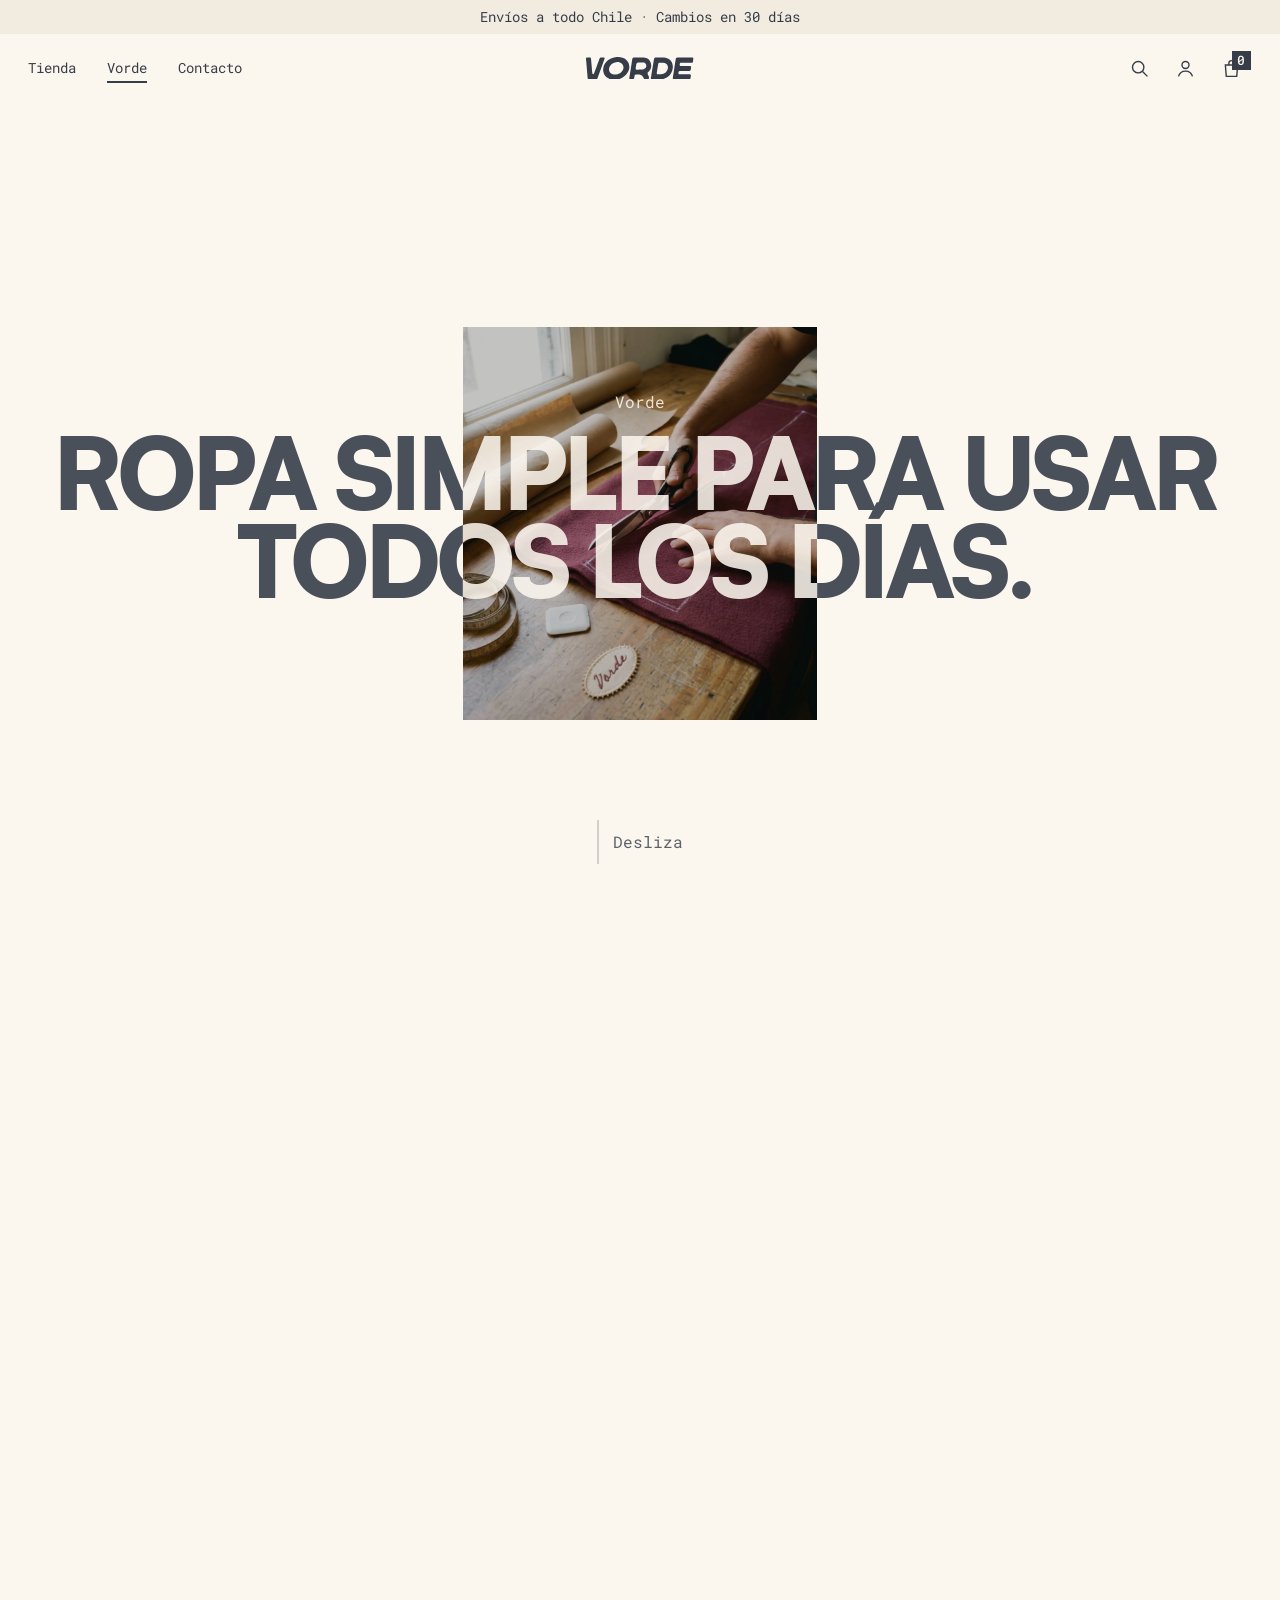
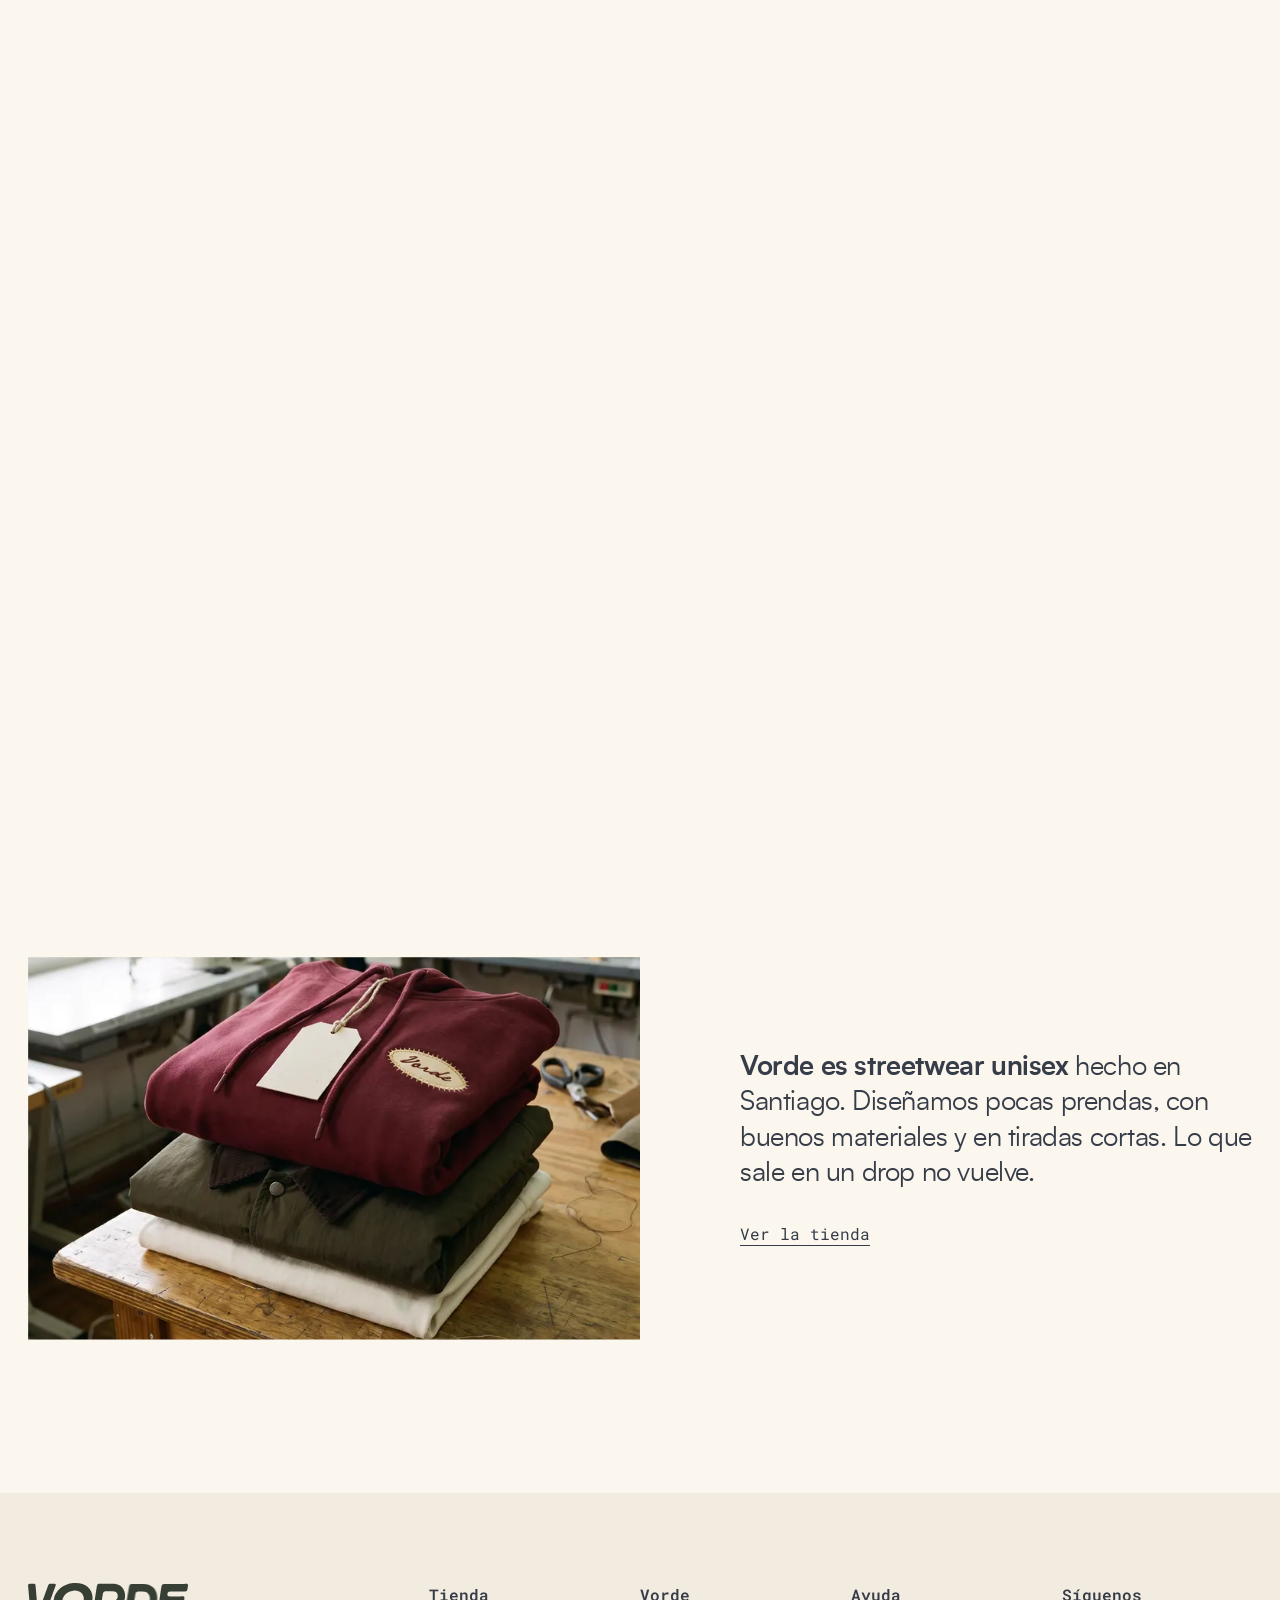
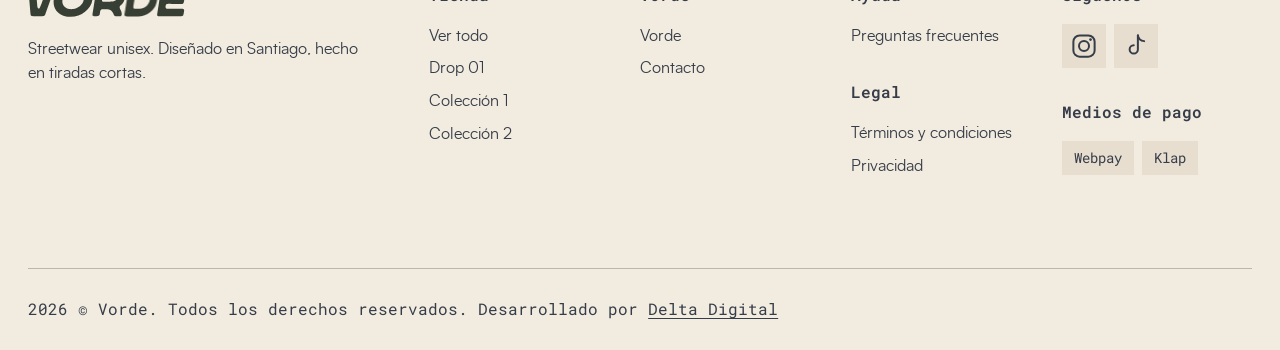
<file: vorde.html>
<!doctype html>
<html lang="es">
<head>
  <meta charset="utf-8">
  <meta name="viewport" content="width=device-width, initial-scale=1, viewport-fit=cover">
  <title>Vorde | Ropa simple para usar todos los días</title>
  <meta name="description" content="Streetwear unisex. Diseñado en Santiago, hecho en tiradas cortas.">
  <link rel="preload" href="assets/fonts/satoshi-black.woff2" as="font" type="font/woff2" crossorigin>
  <link rel="preconnect" href="https://fonts.googleapis.com">
  <link rel="preconnect" href="https://fonts.gstatic.com" crossorigin>
  <link rel="stylesheet" href="https://fonts.googleapis.com/css2?family=Roboto+Mono:wght@400;500;600&display=swap">
  <link rel="stylesheet" href="assets/css/styles.css">
</head>
<body data-solid-header>
  <a class="skip" href="#contenido">Saltar al contenido</a>

  <svg width="0" height="0" class="sprite" aria-hidden="true" focusable="false">
    <symbol id="i-search" viewBox="0 0 24 24"><circle cx="10.5" cy="10.5" r="6.5" fill="none" stroke="currentColor" stroke-width="1.6"/><path d="M15.5 15.5 21 21" fill="none" stroke="currentColor" stroke-width="1.6"/></symbol>
    <symbol id="i-user" viewBox="0 0 24 24"><circle cx="12" cy="8" r="4" fill="none" stroke="currentColor" stroke-width="1.6"/><path d="M4 21c1.2-4 4.3-6 8-6s6.8 2 8 6" fill="none" stroke="currentColor" stroke-width="1.6"/></symbol>
    <symbol id="i-bag" viewBox="0 0 24 24"><path d="M5 8h14l-1 13H6L5 8Z" fill="none" stroke="currentColor" stroke-width="1.6"/><path d="M9 8V6a3 3 0 0 1 6 0v2" fill="none" stroke="currentColor" stroke-width="1.6"/></symbol>
    <symbol id="i-menu" viewBox="0 0 24 24"><path d="M3 8h18M3 16h18" fill="none" stroke="currentColor" stroke-width="1.6"/></symbol>
    <symbol id="i-instagram" viewBox="0 0 24 24"><rect x="3.5" y="3.5" width="17" height="17" rx="5" fill="none" stroke="currentColor" stroke-width="1.6"/><circle cx="12" cy="12" r="4" fill="none" stroke="currentColor" stroke-width="1.6"/><circle cx="17.2" cy="6.8" r="1.1" fill="currentColor"/></symbol>
    <symbol id="i-tiktok" viewBox="0 0 24 24"><path d="M13.5 3.5v11.2a3.3 3.3 0 1 1-3.3-3.3" fill="none" stroke="currentColor" stroke-width="1.6" stroke-linecap="round"/><path d="M13.5 3.5c.4 2.6 2.3 4.4 5 4.6" fill="none" stroke="currentColor" stroke-width="1.6" stroke-linecap="round"/></symbol>
    <symbol id="i-close" viewBox="0 0 24 24"><path d="M5 5l14 14M19 5 5 19" fill="none" stroke="currentColor" stroke-width="1.6"/></symbol>
    <symbol id="vorde-logo" viewBox="0 0 147.6 31.26"><g fill="currentColor" fill-rule="evenodd"><path d="M70.67,7.78c.92-.24,4.79-.09,6.06-.09,2.12,0,3.57.01,4.85,1.18,1.03.94,1.6,2.85,1.03,4.61-1.24,3.84-5.27,3.84-8.26,3.84-1.23,0-4.92.26-5.67-.31-.98-.75-.14-3.81.08-5.08.29-1.72.14-3.7,1.9-4.16h0ZM89.33,14.01c1.08-5.45-1.71-10.08-5.06-11.86-2.21-1.18-4.29-1.44-7.12-1.44-2.84,0-5.67,0-8.51,0-3.98,0-4.68-.62-5.3,3.25-1.17,7.28-2.22,14.98-3.46,22.09-.87,4.99-.55,4.57,3.18,4.58,4.05,0,2.69-1.47,3.63-4.91.37-1.34,1.22-1.56,2.78-1.56,3.8-.01,7.15-.3,9.07,3.66,1.4,2.88.59,2.85,5.72,2.82,1.66-.01,2.23-.48,2.21-2.12-.03-3.05-2.28-4.77-1.94-6.55.36-1.89,3.65-2.18,4.79-7.96Z"/><path d="M147.54,2.96c.41-2.65-1.21-2.14-3.41-2.14h-17.16c-2.08,0-3.4,0-3.76,2-.82,4.61-1.51,9.94-2.28,14.71-.56,3.42-1.07,6.59-1.57,9.97-.34,2.34-.59,3.26,2.03,3.24h17.02c1.73,0,4.18.35,4.84-.92.21-.41.83-4.24.8-4.82-.1-1.8-3.11-1.21-4.52-1.21-1.67,0-10.56.11-11.42-.05-1.66-.31-1.43-2.91-.64-3.82.82-.94,3.54-.61,5.09-.61,1.91,0,3.81,0,5.72,0,1.61,0,4.18.36,5.08-.67.48-.55.88-3.84.96-4.68.2-2.16-2.24-1.6-4.09-1.6-1.91,0-3.81,0-5.72,0-1.24,0-4.64.27-5.4-.37-1.02-.85-.4-3.49.67-4,.88-.42,9.56-.19,11.29-.19,6.14,0,5.63.67,6.48-4.84Z"/><path d="M100.65,7.97c.95-.33,6.26-.1,7.31.19,1.97.53,3.39,1.97,4.06,3.74,1.57,4.13-.79,8.38-4.22,10.54-1.99,1.25-3.84,1.35-6.5,1.36-3.73,0-4.55.54-3.93-3.4l1.69-10c.27-1.51.32-1.97,1.59-2.41h0ZM119.13,15.24c.6-4.56-1.28-9.05-3.63-11.13-3.24-2.87-6.37-3.27-11.83-3.28-2.51,0-5.03-.02-7.54,0-1.41,0-2,.31-2.48,1.33-.48,1.02-3.25,18.89-3.9,22.39-.18.99-.38,2.12-.55,3.18-.19,1.23-.47,2.35.52,2.84.78.39,13.31.23,14.77,0,4.28-.66,7.83-2.85,9.94-5.11,2.57-2.76,4.03-5.23,4.69-10.22Z"/><path d="M41.58,7.12c5.94-.89,10.6,3.36,9.8,8.42-.7,4.41-5.09,8-9.92,8.54-6.03.68-10.62-3.14-9.75-8.33.77-4.65,4.6-7.84,9.87-8.63h0ZM59.3,15.96C60.85,6.22,53.32-.78,41.95.07c-9.55.72-17.14,7.18-18.25,15.28-.95,6.97,2.69,12.98,9.49,15.01,12.42,3.71,24.57-4.71,26.11-14.4Z"/><path d="M25.46,2.29c.74-1.97-1.68-1.58-3.13-1.58-1.93,0-3.03-.32-3.69,1.26-1.13,2.69-7.14,20.45-8.06,21.23-1.56,1.32-1.99-.96-2.11-2.19L6.96,2.98c-.19-2.14-.33-2.29-2.63-2.28-1.24,0-3.71-.42-4.24.71-.28.6.13,3.58.21,4.46l1.9,22.52c.18,2.1.56,2.24,2.69,2.24,1.56,0,8.78.17,9.66-.13,1.12-.38,1.37-1.84,1.82-3.08l3.89-10.73c1.79-4.76,3.41-9.63,5.2-14.4Z"/></g></symbol>
  </svg>

  <!-- Barra de anuncio + header (transparente sobre el hero, sólido al hacer scroll) -->
  <div class="top" data-top>
    <p class="announce">Envíos a todo Chile · Cambios en 30 días</p>
    <header class="nav">
      <button class="nav__menu icon-btn" type="button" aria-label="Abrir menú" aria-expanded="false" aria-controls="menu-movil" data-menu-open>
        <svg><use href="#i-menu"/></svg>
      </button>
      <nav class="nav__links" aria-label="Principal">
        <a href="tienda.html">Tienda</a>
        <a href="vorde.html" aria-current="page">Vorde</a>
        <a href="contacto.html">Contacto</a>
      </nav>
      <a class="nav__logo" href="index.html" aria-label="Vorde, inicio">
        <svg class="logo" viewBox="0 0 147.6 31.26" aria-hidden="true" focusable="false"><use href="#vorde-logo"/></svg>
      </a>
      <div class="nav__icons">
        <a class="icon-btn" href="#buscar" aria-label="Buscar"><svg><use href="#i-search"/></svg></a>
        <a class="icon-btn nav__account" href="#cuenta" aria-label="Cuenta"><svg><use href="#i-user"/></svg></a>
        <a class="icon-btn nav__cart" href="#carrito" aria-label="Carrito, 0 productos"><svg><use href="#i-bag"/></svg><span class="nav__count">0</span></a>
      </div>
    </header>
  </div>

  <!-- Menú en teléfono -->
  <div class="drawer" id="menu-movil" hidden data-menu>
    <button class="icon-btn drawer__close" type="button" aria-label="Cerrar menú" data-menu-close><svg><use href="#i-close"/></svg></button>
    <nav aria-label="Menú">
      <a href="tienda.html">Tienda</a>
      <a href="vorde.html">Vorde</a>
      <a href="contacto.html">Contacto</a>
    </nav>
  </div>

  <main id="contenido" class="about-page">
    <!-- 1 · Manifiesto: el video del proceso va detrás del titular y, al hacer scroll, crece hasta un cuadro vertical a toda la altura.
         Una copia del titular en crema, recortada al video, mantiene el texto legible donde pasa sobre la imagen. -->
    <section class="vman" aria-labelledby="vman-title" data-vman>
      <div class="vman__sticky">
        <div class="vman__copy container">
          <p class="vman__label">Vorde</p>
          <h1 class="vman__title" id="vman-title" data-vman-title>Ropa simple para usar todos los días.</h1>
        </div>
        <p class="vman__cue" aria-hidden="true"><span class="vman__cue-line"></span>Desliza</p>
        <!-- Capa del video: se recorta a la ventana del titular y se abre al hacer scroll -->
        <div class="vman__media" data-vman-media>
          <video muted loop playsinline autoplay preload="metadata" poster="assets/img/vorde-proceso-poster.jpg" aria-label="Manos cortando tela polar burdeo con tijeras de sastre sobre una mesa de taller, junto a moldes de papel y el parche bordado Vorde." data-vman-video>
            <source src="assets/video/vorde-proceso-1244.mp4" type="video/mp4" media="(min-width: 901px)">
            <source src="assets/video/vorde-proceso-720.mp4" type="video/mp4">
          </video>
        </div>
      </div>
    </section>

    <!-- 2 · Texto de marca -->
    <section class="vtext container">
      <div class="vtext__inner">
        <figure class="vtext__media" data-reveal="clip">
          <picture>
            <source type="image/webp" srcset="assets/img/vorde-prendas-800.webp 800w, assets/img/vorde-prendas-1200.webp 1200w" sizes="(max-width: 700px) 100vw, 36vw">
            <img src="assets/img/vorde-prendas-800.jpg" srcset="assets/img/vorde-prendas-800.jpg 800w, assets/img/vorde-prendas-1200.jpg 1200w" sizes="(max-width: 700px) 100vw, 36vw" width="1200" height="1490" loading="lazy" alt="Pila de prendas terminadas sobre la mesa de un taller: el polerón burdeo con parche Vorde, la chaqueta coach oliva y una polera crema, con un hangtag.">
          </picture>
        </figure>
        <p class="vtext__p" data-reveal><strong>Vorde es streetwear unisex</strong> hecho en Santiago. Diseñamos pocas prendas, con buenos materiales y en tiradas cortas. Lo que sale en un drop no vuelve.</p>
        <a class="vtext__link" href="tienda.html" data-reveal style="--d:120ms">Ver la tienda</a>
      </div>
    </section>
  </main>

  <!-- Footer global -->
  <footer class="footer">
    <div class="container">
      <div class="footer__grid">
        <div class="footer__brand">
          <svg class="footer__logo" viewBox="0 0 147.6 31.26" role="img" aria-label="Vorde" data-reveal="letters"><g fill="currentColor" fill-rule="evenodd"><path style="--i:0" d="M25.46,2.29c.74-1.97-1.68-1.58-3.13-1.58-1.93,0-3.03-.32-3.69,1.26-1.13,2.69-7.14,20.45-8.06,21.23-1.56,1.32-1.99-.96-2.11-2.19L6.96,2.98c-.19-2.14-.33-2.29-2.63-2.28-1.24,0-3.71-.42-4.24.71-.28.6.13,3.58.21,4.46l1.9,22.52c.18,2.1.56,2.24,2.69,2.24,1.56,0,8.78.17,9.66-.13,1.12-.38,1.37-1.84,1.82-3.08l3.89-10.73c1.79-4.76,3.41-9.63,5.2-14.4Z"/><path style="--i:1" d="M41.58,7.12c5.94-.89,10.6,3.36,9.8,8.42-.7,4.41-5.09,8-9.92,8.54-6.03.68-10.62-3.14-9.75-8.33.77-4.65,4.6-7.84,9.87-8.63h0ZM59.3,15.96C60.85,6.22,53.32-.78,41.95.07c-9.55.72-17.14,7.18-18.25,15.28-.95,6.97,2.69,12.98,9.49,15.01,12.42,3.71,24.57-4.71,26.11-14.4Z"/><path style="--i:2" d="M70.67,7.78c.92-.24,4.79-.09,6.06-.09,2.12,0,3.57.01,4.85,1.18,1.03.94,1.6,2.85,1.03,4.61-1.24,3.84-5.27,3.84-8.26,3.84-1.23,0-4.92.26-5.67-.31-.98-.75-.14-3.81.08-5.08.29-1.72.14-3.7,1.9-4.16h0ZM89.33,14.01c1.08-5.45-1.71-10.08-5.06-11.86-2.21-1.18-4.29-1.44-7.12-1.44-2.84,0-5.67,0-8.51,0-3.98,0-4.68-.62-5.3,3.25-1.17,7.28-2.22,14.98-3.46,22.09-.87,4.99-.55,4.57,3.18,4.58,4.05,0,2.69-1.47,3.63-4.91.37-1.34,1.22-1.56,2.78-1.56,3.8-.01,7.15-.3,9.07,3.66,1.4,2.88.59,2.85,5.72,2.82,1.66-.01,2.23-.48,2.21-2.12-.03-3.05-2.28-4.77-1.94-6.55.36-1.89,3.65-2.18,4.79-7.96Z"/><path style="--i:3" d="M100.65,7.97c.95-.33,6.26-.1,7.31.19,1.97.53,3.39,1.97,4.06,3.74,1.57,4.13-.79,8.38-4.22,10.54-1.99,1.25-3.84,1.35-6.5,1.36-3.73,0-4.55.54-3.93-3.4l1.69-10c.27-1.51.32-1.97,1.59-2.41h0ZM119.13,15.24c.6-4.56-1.28-9.05-3.63-11.13-3.24-2.87-6.37-3.27-11.83-3.28-2.51,0-5.03-.02-7.54,0-1.41,0-2,.31-2.48,1.33-.48,1.02-3.25,18.89-3.9,22.39-.18.99-.38,2.12-.55,3.18-.19,1.23-.47,2.35.52,2.84.78.39,13.31.23,14.77,0,4.28-.66,7.83-2.85,9.94-5.11,2.57-2.76,4.03-5.23,4.69-10.22Z"/><path style="--i:4" d="M147.54,2.96c.41-2.65-1.21-2.14-3.41-2.14h-17.16c-2.08,0-3.4,0-3.76,2-.82,4.61-1.51,9.94-2.28,14.71-.56,3.42-1.07,6.59-1.57,9.97-.34,2.34-.59,3.26,2.03,3.24h17.02c1.73,0,4.18.35,4.84-.92.21-.41.83-4.24.8-4.82-.1-1.8-3.11-1.21-4.52-1.21-1.67,0-10.56.11-11.42-.05-1.66-.31-1.43-2.91-.64-3.82.82-.94,3.54-.61,5.09-.61,1.91,0,3.81,0,5.72,0,1.61,0,4.18.36,5.08-.67.48-.55.88-3.84.96-4.68.2-2.16-2.24-1.6-4.09-1.6-1.91,0-3.81,0-5.72,0-1.24,0-4.64.27-5.4-.37-1.02-.85-.4-3.49.67-4,.88-.42,9.56-.19,11.29-.19,6.14,0,5.63.67,6.48-4.84Z"/></g></svg>
          <p class="footer__about" data-reveal>Streetwear unisex. Diseñado en Santiago, hecho en tiradas cortas.</p>
        </div>
        <div data-reveal style="--d:60ms">
          <h3 class="footer__h">Tienda</h3>
          <ul><li><a href="tienda.html">Ver todo</a></li><li><a href="tienda.html#drop-01">Drop 01</a></li><li><a href="tienda.html#coleccion-1">Colección 1</a></li><li><a href="tienda.html#coleccion-2">Colección 2</a></li></ul>
        </div>
        <div data-reveal style="--d:120ms">
          <h3 class="footer__h">Vorde</h3>
          <ul><li><a href="vorde.html">Vorde</a></li><li><a href="contacto.html">Contacto</a></li></ul>
        </div>
        <div data-reveal style="--d:180ms">
          <h3 class="footer__h">Ayuda</h3>
          <ul><li><a href="#preguntas-frecuentes">Preguntas frecuentes</a></li></ul>
          <h3 class="footer__h footer__h--gap">Legal</h3>
          <ul><li><a href="legal.html#terminos">Términos y condiciones</a></li><li><a href="legal.html#privacidad">Privacidad</a></li></ul>
        </div>
        <div data-reveal style="--d:240ms">
          <h3 class="footer__h">Síguenos</h3>
          <ul class="social"><li><a class="social__link" href="#instagram" aria-label="Instagram"><svg aria-hidden="true"><use href="#i-instagram"/></svg></a></li><li><a class="social__link" href="#tiktok" aria-label="TikTok"><svg aria-hidden="true"><use href="#i-tiktok"/></svg></a></li></ul>
          <h3 class="footer__h footer__h--gap">Medios de pago</h3>
          <ul class="chips"><li><span class="chip">Webpay</span></li><li><span class="chip">Klap</span></li></ul>
        </div>
      </div>
      <hr class="footer__rule">
      <p class="footer__legal">2026 © Vorde. Todos los derechos reservados. Desarrollado por <a href="https://deltadigital.cl" target="_blank" rel="noopener">Delta Digital</a></p>
    </div>
  </footer>

  <script src="assets/js/lenis.min.js" defer></script>
  <script src="assets/js/main.js" defer></script>
</body>
</html>
</file>
<file: assets/css/styles.css>
@font-face{font-family:Satoshi;src:url(../fonts/satoshi-regular.woff2) format("woff2");font-weight:400;font-display:swap}@font-face{font-family:Satoshi;src:url(../fonts/satoshi-medium.woff2) format("woff2");font-weight:500;font-display:swap}@font-face{font-family:Satoshi;src:url(../fonts/satoshi-bold.woff2) format("woff2");font-weight:700;font-display:swap}@font-face{font-family:Satoshi;src:url(../fonts/satoshi-black.woff2) format("woff2");font-weight:900;font-display:swap}:root{--crema: #FBF6EE;--tinta: #363D48;--tierra: #3F3024;--oliva: #373F35;--burdeo: #4C2120;--papel: #F2EBDF;--papel-2: #E7DED0;--etiqueta: #FFFDF8;--oliva-hover: #262C25;--suave: #5D626A;--f-display: "Satoshi", "Helvetica Neue", Arial, sans-serif;--f-mono: "Roboto Mono", ui-monospace, "SFMono-Regular", Menlo, Consolas, monospace;--fs-drop: min(19.5vw, 330px);--fs-h2: clamp(40px, 5vw, 76px);--fs-h3: clamp(28px, 3.4vw, 52px);--fs-body: 16px;--fs-small: 14px;--fs-micro: 16px;--m: clamp(16px, 2.2vw, 32px);--gutter: clamp(12px, 1.6vw, 24px);--section: clamp(104px, 12vw, 200px);--bar-h: 34px;--nav-h: 68px;--ease: cubic-bezier(.2, .7, .1, 1);--ease-io: cubic-bezier(.65, 0, .35, 1)}*,*:before,*:after{box-sizing:border-box}html{-webkit-text-size-adjust:100%}body{margin:0;background:var(--crema);color:var(--tinta);font-family:var(--f-display);font-size:var(--fs-body);line-height:1.55;-webkit-font-smoothing:antialiased;text-rendering:optimizeLegibility}img{display:block;max-width:100%;height:auto}a{color:inherit;text-decoration:none}h1,h2,h3,p,figure,dl,dd,ul{margin:0}ul{padding:0;list-style:none}button{font:inherit;color:inherit}::selection{background:var(--oliva);color:var(--crema)}:focus-visible{outline:2px solid currentColor;outline-offset:3px}html.lenis,html.lenis body{height:auto}.lenis.lenis-smooth{scroll-behavior:auto!important}.lenis.lenis-smooth [data-lenis-prevent]{overscroll-behavior:contain}.lenis.lenis-stopped{overflow:hidden}[hidden]{display:none!important}.sprite{position:absolute}.sr-only{position:absolute;width:1px;height:1px;overflow:hidden;clip:rect(0 0 0 0);white-space:nowrap}.skip{position:fixed;left:var(--m);top:8px;z-index:100;background:var(--oliva);color:var(--crema);font-family:var(--f-mono);font-size:var(--fs-small);padding:10px 14px;transform:translateY(-150%);transition:transform .2s var(--ease)}.skip:focus{transform:none}.container{padding-left:max(var(--m),env(safe-area-inset-left,0px));padding-right:max(var(--m),env(safe-area-inset-right,0px))}.grid{display:grid;grid-template-columns:repeat(12,minmax(0,1fr));column-gap:var(--gutter)}.h2{font-weight:700;font-size:var(--fs-h2);line-height:.98;letter-spacing:-.035em;text-wrap:balance}.h3{font-weight:700;font-size:var(--fs-h3);line-height:1.02;letter-spacing:-.03em;text-wrap:balance}.btn{display:inline-flex;align-items:center;justify-content:center;min-height:50px;padding:0 26px;border:0;cursor:pointer;font-family:var(--f-mono);font-weight:500;font-size:var(--fs-small);letter-spacing:0;transition:background-color .25s var(--ease),color .25s var(--ease),transform .15s var(--ease)}.btn:active{transform:translateY(1px)}.btn--oliva{background:var(--oliva);color:var(--crema)}.btn--oliva:hover{background:var(--oliva-hover)}.btn--crema{background:var(--crema);color:var(--burdeo)}.btn--crema:hover{background:var(--papel-2)}.top{position:fixed;inset:0 0 auto;z-index:50;padding-top:env(safe-area-inset-top,0px)}.announce{height:var(--bar-h);display:flex;align-items:center;justify-content:center;background:var(--papel);color:var(--tinta);font-family:var(--f-mono);font-size:var(--fs-small);line-height:1;padding-inline:var(--m);text-align:center}.nav{height:var(--nav-h);display:grid;grid-template-columns:1fr auto 1fr;align-items:center;padding-left:max(var(--m),env(safe-area-inset-left,0px));padding-right:max(var(--m),env(safe-area-inset-right,0px));color:var(--crema);background-color:transparent;transition:background-color .4s var(--ease),color .4s var(--ease)}.top.is-solid .nav{background-color:var(--crema);color:var(--tinta)}.nav__links{display:flex;gap:clamp(20px,2.4vw,36px);font-family:var(--f-mono);font-size:var(--fs-small)}.nav__links a{position:relative;padding-block:6px}.nav__links a:after{content:"";position:absolute;left:0;right:0;bottom:2px;height:1.5px;background:currentColor;transform:scaleX(0);transform-origin:left;transition:transform .35s var(--ease)}.nav__links a:hover:after,.nav__links a:focus-visible:after{transform:scaleX(1)}.nav__logo{position:relative;display:block;width:clamp(96px,8.4vw,128px)}.nav__logo .logo{display:block;width:100%;height:auto;aspect-ratio:147.6 / 31.26}.nav__icons{justify-self:end;display:flex;align-items:center;gap:6px}.icon-btn{display:inline-grid;place-items:center;width:40px;height:40px;background:none;border:0;padding:0;cursor:pointer;position:relative;transition:opacity .2s}.icon-btn:hover{opacity:.65}.icon-btn svg{width:21px;height:21px}.nav__count{position:absolute;top:3px;right:1px;min-width:19px;height:19px;padding:0 4px;display:grid;place-items:center;background:var(--crema);color:var(--tinta);font-family:var(--f-mono);font-size:13px;line-height:1;font-weight:500;transition:background-color .4s var(--ease),color .4s var(--ease)}.top.is-solid .nav__count{background:var(--tinta);color:var(--crema)}.nav__menu{display:none}.drawer{position:fixed;inset:0;z-index:60;background:var(--crema);color:var(--tinta);padding:calc(env(safe-area-inset-top,0px) + 96px) max(var(--m),env(safe-area-inset-right,0px)) 40px max(var(--m),env(safe-area-inset-left,0px))}.drawer nav{display:grid;gap:10px}.drawer nav a{font-weight:700;font-size:var(--fs-h2);line-height:1.05;letter-spacing:-.03em}.drawer__close{position:absolute;top:calc(env(safe-area-inset-top,0px) + var(--bar-h) + 14px);left:max(calc(var(--m) - 10px),env(safe-area-inset-left,0px))}.drawer:not([hidden]) nav a{animation:rise .6s var(--ease) both}.drawer:not([hidden]) nav a:nth-child(2){animation-delay:60ms}.drawer:not([hidden]) nav a:nth-child(3){animation-delay:.12s}.hero{--p: 0;position:sticky;top:0;z-index:0;height:100svh;min-height:560px;overflow:hidden;background:var(--tinta)}main>section:not(.hero),.footer{position:relative;z-index:1}.hero.is-covered{visibility:hidden}.hero.is-covered .hero__grain{animation-play-state:paused}.editorial,.news{background:var(--crema)}.hero__link{display:block;height:100%;color:var(--crema)}.hero__link:focus-visible{outline-offset:-6px}.hero__media{position:absolute;inset:0}.hero__media img,.hero__media video{width:100%;height:100%;object-fit:cover;object-position:50% 45%}.hero__media img{animation:settle 2.6s var(--ease) both;transition:transform 1.2s var(--ease)}.hero__link:hover .hero__media img{transform:scale(1.015)}.hero:before,.hero:after{content:"";position:absolute;left:0;right:0;z-index:1;pointer-events:none}.hero:before{top:0;height:28%;background:linear-gradient(to bottom,#1614126b,#16141200)}.hero:after{bottom:0;height:46%;background:linear-gradient(to top,#1614128c,#16141200)}.hero__title{opacity:calc(1 - var(--p) * 1.6);transform:translate3d(0,calc(var(--p) * -6vh),0);position:absolute;z-index:3;left:0;right:0;bottom:clamp(18px,2.6vw,40px);display:flex;justify-content:center;font-weight:900;font-size:var(--fs-drop);line-height:.76;letter-spacing:-.05em;white-space:nowrap}.hero__shade{position:absolute;inset:0;z-index:1;background:#161412;opacity:calc(var(--p) * .55);pointer-events:none}.hero__grain,.band__grain{position:absolute;inset:-64px;z-index:2;pointer-events:none;opacity:var(--grain, .12);background:url(../img/grano.png) 0 0 / 256px 256px repeat;will-change:transform;contain:strict;animation:grain .9s steps(6) infinite}.hero__grain{--grain: .096}.band__grain{z-index:4;--grain: .072}.band:not(.is-visible) .band__grain{animation-play-state:paused}@keyframes grain{0%{transform:translateZ(0)}17%{transform:translate3d(-36px,24px,0)}33%{transform:translate3d(28px,-44px,0)}50%{transform:translate3d(-52px,-18px,0)}67%{transform:translate3d(44px,36px,0)}83%{transform:translate3d(-18px,52px,0)}to{transform:translateZ(0)}}.hero__title span{display:inline-block;animation:rise 1.1s var(--ease) both;animation-delay:calc(var(--i, 0) * 70ms + .35s)}.hero__title .sp{width:.22em;animation:none}.editorial{padding-block:var(--section) calc(var(--section) * 1.1)}.editorial__title{grid-column:1 / 9;margin-bottom:clamp(40px,5vw,80px)}.ed{overflow:hidden;background:var(--papel)}.ed img{width:100%;height:100%;object-fit:cover;transition:transform 1.2s var(--ease)}.ed:hover img{transform:scale(1.03)}.ed--1{grid-column:1 / 6;aspect-ratio:3 / 4}.ed--2{grid-column:6 / 10;aspect-ratio:4 / 5;margin-top:clamp(80px,11vw,180px)}.ed--3{grid-column:10 / 13;aspect-ratio:3 / 4;margin-top:clamp(20px,2.6vw,44px)}.band{--s: 1;--o: 1;--v: 1;background:var(--burdeo);color:var(--crema);height:100svh;min-height:600px}html.js .band{height:300svh}html.js .band+.news{margin-top:-100svh}.band__sticky{position:sticky;top:0;height:100svh;min-height:600px;overflow:hidden;display:flex;align-items:flex-start}.band__media,.band__cut{position:absolute;inset:calc(var(--bar-h) + var(--nav-h) + env(safe-area-inset-top,0px)) 0 0 0;transform-origin:50% 45%;transform:scale(var(--s));opacity:var(--o);will-change:transform,opacity}.band__media img,.band__cut img{width:100%;height:100%;object-fit:cover;object-position:50% 0%}.band__cut{z-index:3;pointer-events:none}.band__sticky:after{display:none;content:"";position:absolute;inset:auto 0 0;z-index:1;height:60%;pointer-events:none;opacity:var(--v);background:linear-gradient(to top,#1614129e,#16141200)}.band__copy{position:relative;z-index:2;width:100%;padding-top:calc(var(--bar-h) + var(--nav-h) + 3.4vw)}.band__title{font-weight:900;font-size:5.2vw;line-height:.92;letter-spacing:-.035em;text-transform:uppercase}.band__title span{display:block}.band__title span:first-child{font-weight:400}.band__title span:first-child{font-size:min(45px,5.2vw)}.band__title span:first-child{display:inline;white-space:nowrap}.band__title{padding-top:calc(5.2vw * .92)}.band .btn{margin-top:3vw}.news__wrap{display:grid;grid-template-columns:minmax(0,5fr) minmax(0,6fr);align-items:center;padding-block:clamp(56px,7vw,120px);padding-left:max(var(--m),env(safe-area-inset-left,0px))}.news__media{overflow:hidden;background:var(--papel);aspect-ratio:1 / 1}.news__media img{width:100%;height:100%;object-fit:cover;object-position:50% 50%}.news__body{display:flex;flex-direction:column;justify-content:center;padding-block:32px;padding-left:clamp(32px,6vw,112px);padding-right:max(var(--m),env(safe-area-inset-right,0px))}.news__title{max-width:15ch}.news__form{margin-top:clamp(32px,4vw,56px);max-width:540px}.field{display:flex;gap:0}.field input{flex:1;min-width:0;height:52px;border:0;border-radius:0;padding:0 16px;background:var(--papel);color:var(--tinta);font-family:var(--f-mono);font-size:var(--fs-body);transition:background-color .25s var(--ease)}.field input::placeholder{color:var(--suave);opacity:1}.field input:hover{background:var(--papel-2)}.field input:focus-visible{outline:2px solid var(--oliva);outline-offset:0;background:var(--etiqueta)}.field .btn{min-height:52px}.news__legal{margin-top:14px;font-family:var(--f-mono);font-size:var(--fs-micro);line-height:1.55;color:var(--tinta);max-width:52ch}.footer{--footer-gap: clamp(64px, 7vw, 112px);background:var(--papel);padding-top:var(--footer-gap);padding-bottom:calc(28px + env(safe-area-inset-bottom,0px))}.footer__grid{display:grid;grid-template-columns:minmax(0,4fr) repeat(4,minmax(0,2fr));gap:40px var(--gutter)}.footer__about{max-width:30ch;font-size:var(--fs-body);line-height:1.5}.footer__h{font-family:var(--f-mono);font-weight:600;font-size:var(--fs-body);color:var(--tinta);margin-bottom:16px}.footer__h--gap{margin-top:32px}.footer ul{display:grid;gap:8px;font-size:var(--fs-body)}.footer ul a{transition:color .2s}.footer ul a:hover{color:var(--oliva);text-decoration:underline;text-underline-offset:4px}.footer .chips,.footer .social{display:flex;gap:8px}.social__link{display:inline-grid;place-items:center;width:44px;height:44px;background:var(--papel-2);transition:background-color .2s,color .2s}.social__link svg{width:30px;height:30px}.footer .social__link:hover,.footer .social__link:focus-visible{background:var(--oliva);color:var(--crema)}.chip{display:inline-flex;align-items:center;min-height:34px;padding:0 12px;background:var(--papel-2);font-family:var(--f-mono);font-size:var(--fs-small)}a.chip{transition:background-color .2s,color .2s}.footer a.chip:hover{background:var(--oliva);color:var(--crema);text-decoration:none}.footer__logo{display:block;width:clamp(120px,12.5vw,180px);height:auto;aspect-ratio:147.6 / 31.26;color:var(--oliva);margin-bottom:20px}.footer__rule{border:0;height:1px;margin:var(--footer-gap) 0 0;background:var(--oliva);opacity:.3}.footer__legal{margin-top:28px;font-family:var(--f-mono);font-size:var(--fs-micro);color:var(--tinta)}.footer__legal a{text-decoration:underline;text-underline-offset:3px;transition:color .2s}.footer__legal a:hover{color:var(--oliva)}@keyframes rise{0%{opacity:0;transform:translateY(32%)}to{opacity:1;transform:none}}@keyframes settle{0%{transform:scale(1.08)}to{transform:scale(1)}}html.js [data-reveal]{transition:opacity .8s var(--ease),transform .8s var(--ease),clip-path .9s var(--ease);transition-delay:var(--d, 0ms)}html.js [data-reveal]:not(.is-in){opacity:0;transform:translateY(26px)}html.js [data-reveal=clip]:not(.is-in){opacity:1;transform:none;clip-path:inset(100% 0 0 0)}html.js [data-reveal=clip].is-in{clip-path:inset(0 0 0 0)}html.js [data-reveal=clip] img{transition:transform 1.6s var(--ease)}html.js [data-reveal=clip]:not(.is-in) img{transform:scale(1.12)}html.js [data-reveal=letters]:not(.is-in){opacity:1;transform:none}.footer__logo path{transform-box:fill-box}html.js .footer__logo:not(.is-in) path{opacity:0}html.js .footer__logo.is-in path{animation:rise 1.1s var(--ease) both;animation-delay:calc(var(--i, 0) * 70ms + .1s)}@media (prefers-reduced-motion: reduce){*,*:before,*:after{animation-duration:.01ms!important;animation-delay:0ms!important;transition-duration:.01ms!important;transition-delay:0ms!important}html.js [data-reveal]:not(.is-in){opacity:1;transform:none;clip-path:none}html.js .footer__logo:not(.is-in) path{opacity:1}.hero__title{transform:none}.hero__grain,.band__grain{animation:none}html.js .band{height:100svh}html.js .vman{height:auto}.vman__cue-line:after{animation:none;top:0;height:100%}.vman__sticky{position:static;height:auto;min-height:0;padding-block:56px}html.js .band+.news{margin-top:0}}.nav__links a[aria-current=page]:after{transform:scaleX(1)}.shop{padding-top:calc(var(--bar-h) + var(--nav-h) + env(safe-area-inset-top,0px));padding-bottom:var(--section)}.shop-head{padding-top:clamp(40px,4.5vw,72px);padding-bottom:clamp(24px,2.6vw,36px)}.shop-head__title{font-weight:900;font-size:clamp(56px,6.6vw,112px);line-height:.82;letter-spacing:-.05em}.shop-head__lead{margin-top:clamp(16px,1.6vw,24px);font-size:clamp(17px,1.35vw,20px);line-height:1.45;max-width:44ch}.facets{position:sticky;top:calc(var(--bar-h) + var(--nav-h) + env(safe-area-inset-top,0px));z-index:40;background:var(--crema)}.facets__bar{display:flex;justify-content:space-between;align-items:center;gap:16px 32px;flex-wrap:wrap;padding-block:14px;border-top:2px solid var(--tinta);border-bottom:1px solid rgba(55,63,53,.3);font-family:var(--f-mono);font-size:var(--fs-small)}.facets__filters{display:flex;align-items:center;gap:4px 20px;flex-wrap:wrap}.facets__label{color:var(--suave)}.facet{position:relative}.facet summary{list-style:none;display:inline-flex;align-items:center;gap:6px;min-height:36px;cursor:pointer;transition:color .2s}.facet summary::-webkit-details-marker{display:none}.facet summary:hover{color:var(--oliva)}.facet__chev{width:14px;height:14px;transition:transform .25s var(--ease)}.facet[open] .facet__chev{transform:rotate(180deg)}.facet.has-value summary{font-weight:600}.facet__panel{position:absolute;top:calc(100% + 10px);left:-16px;min-width:220px;padding:10px 16px;display:grid;background:var(--crema);box-shadow:0 12px 32px #363d4824}.opt{display:flex;align-items:center;gap:12px;min-height:40px;cursor:pointer}.opt input{appearance:none;-webkit-appearance:none;width:18px;height:18px;margin:0;border:1.5px solid var(--tinta);display:grid;place-items:center;cursor:pointer;transition:background-color .15s,border-color .15s}.opt input[type=radio]{border-radius:50%}.opt input:checked{background:var(--oliva);border-color:var(--oliva);box-shadow:inset 0 0 0 3px var(--crema)}.opt:hover span{color:var(--oliva)}.facets__meta{display:flex;align-items:center;gap:24px}.facets__count{color:var(--suave);white-space:nowrap}.sort{position:relative;display:inline-flex;align-items:center;gap:6px;cursor:pointer}.sort select{appearance:none;-webkit-appearance:none;border:0;background:transparent;font:inherit;color:inherit;padding:8px 22px 8px 0;cursor:pointer;field-sizing:content}.sort .facet__chev{position:absolute;right:0;pointer-events:none}.products{padding-top:clamp(32px,3.4vw,48px)}.products__grid{display:grid;grid-template-columns:repeat(4,minmax(0,1fr));gap:clamp(48px,4.5vw,72px) var(--gutter)}.card.is-hidden{display:none}.card__link{display:block}.card__media{position:relative;aspect-ratio:3 / 4;overflow:hidden;background:var(--papel)}.card__img,.card__img img{position:absolute;inset:0;width:100%;height:100%}.card__img img{object-fit:cover;transition:transform 1.2s var(--ease)}.card__img--alt{opacity:0;transition:opacity .6s var(--ease)}.card__link:hover .card__img--alt,.card__link:focus-visible .card__img--alt{opacity:1}.card__link:hover .card__img img{transform:scale(1.03)}.card__badge{position:absolute;top:12px;left:12px;z-index:2;background:var(--oliva);color:var(--crema);font-family:var(--f-mono);font-size:13px;line-height:1;padding:7px 10px}.card__name{margin-top:16px;font-weight:500;font-size:var(--fs-body);line-height:1.3;letter-spacing:-.005em}.card__price{margin-top:6px;font-family:var(--f-mono);font-size:15px}.card__sizes{display:flex;gap:12px;margin-top:10px;font-family:var(--f-mono);font-size:14px}p.card__sizes{display:block}.card__sizes .is-out{color:var(--suave)}.card__sizes s{text-decoration-thickness:1px}.card{position:relative}.quick{position:absolute;top:0;left:0;right:0;aspect-ratio:3 / 4;z-index:3;display:flex;align-items:flex-end;justify-content:center;padding:14px;overflow:hidden;pointer-events:none}.quick__inner{pointer-events:auto;transform:translateY(calc(100% + 24px));opacity:0;transition:transform .55s var(--ease),opacity .35s var(--ease)}.card:hover .quick__inner,.card:focus-within .quick__inner{transform:none;opacity:1}.quick__add{min-height:44px;padding:0 22px;border:0;background:#ffffffd9;-webkit-backdrop-filter:blur(12px);backdrop-filter:blur(12px);color:var(--tinta);font-family:var(--f-mono);font-weight:500;font-size:var(--fs-small);cursor:pointer;transition:background-color .25s var(--ease)}.quick__add:hover{background:#fffffff2}.quick__sizes{display:none;gap:6px}.quick.is-choosing .quick__add{display:none}.quick.is-choosing .quick__sizes{display:flex;animation:rise .4s var(--ease) both}.quick__sizes button{width:44px;height:44px;border:0;background:#ffffffd9;-webkit-backdrop-filter:blur(12px);backdrop-filter:blur(12px);color:var(--tinta);font-family:var(--f-mono);font-size:var(--fs-small);cursor:pointer;transition:background-color .2s,color .2s}.quick__sizes button:hover:not(:disabled){background:var(--tinta);color:var(--crema)}.quick__sizes button:disabled{background:#ffffff8c;color:var(--suave);cursor:not-allowed}.quick__sizes s{text-decoration-thickness:1px}.products__empty{padding-block:64px;display:grid;justify-items:start;gap:20px;font-size:18px}.pdp-page{padding-top:calc(var(--bar-h) + var(--nav-h) + env(safe-area-inset-top,0px))}.pdp{display:grid;grid-template-columns:50% minmax(0,1fr);column-gap:100px;align-items:start;padding-top:clamp(16px,2vw,32px)}.pdp__gallery{grid-column:1;display:grid;gap:8px}.pdp__photo{aspect-ratio:3 / 4;overflow:hidden;background:var(--papel)}.pdp__photo img{width:100%;height:100%;object-fit:cover}.pdp__info{grid-column:2;align-self:stretch}.pdp__sticky{position:sticky;top:calc(var(--bar-h) + var(--nav-h) + env(safe-area-inset-top,0px) + 40px);padding-bottom:40px}.crumbs ol{display:flex;flex-wrap:wrap;gap:8px;margin:0 0 20px;padding:0;list-style:none;font-family:var(--f-mono);font-size:var(--fs-small);color:var(--suave)}.crumbs li+li:before{content:"/";margin-right:8px}.crumbs a{color:var(--tinta);text-decoration:underline;text-decoration-color:transparent;text-underline-offset:3px;transition:color .2s,text-decoration-color .2s}.crumbs a:hover,.crumbs a:focus-visible{color:var(--oliva);text-decoration-color:currentColor}.pdp__name{font-weight:700;font-size:clamp(32px,2.8vw,46px);line-height:1;letter-spacing:-.03em;text-wrap:balance}.pdp__price{margin-top:16px;font-family:var(--f-mono);font-size:20px}.pdp__note{margin-top:6px;font-family:var(--f-mono);font-size:var(--fs-small);color:var(--suave)}.pdp__sizes{margin-top:36px}.pdp__sizes-head{display:flex;justify-content:space-between;align-items:baseline;font-family:var(--f-mono);font-size:var(--fs-small)}.pdp__sizes-head a{text-decoration:underline;text-underline-offset:3px;transition:color .2s}.pdp__sizes-head a:hover{color:var(--oliva)}.sizes{display:grid;grid-template-columns:repeat(4,minmax(0,1fr));gap:8px;margin-top:12px}.size{min-height:52px;border:1px solid rgba(54,61,72,.35);background:transparent;font-family:var(--f-mono);font-size:var(--fs-small);cursor:pointer;transition:background-color .2s,color .2s,border-color .2s}.size:hover{border-color:var(--tinta)}.size.is-on{background:var(--tinta);border-color:var(--tinta);color:var(--crema)}.size.is-out{background:var(--papel);border-color:transparent;color:var(--suave);cursor:not-allowed}.size.is-out s{text-decoration-thickness:1px}.size:only-child{grid-column:1 / -1}.pdp__add{width:100%;min-height:56px;margin-top:20px;font-size:15px}.pdp__add:disabled{background:var(--papel-2);color:var(--suave);cursor:not-allowed}.nav__count.is-bump{animation:bump .5s var(--ease)}@keyframes bump{40%{transform:scale(1.35)}}.pdp__acc{margin-top:40px}.acc{border-top:1px solid rgba(55,63,53,.3)}.acc:last-child{border-bottom:1px solid rgba(55,63,53,.3)}.acc summary{list-style:none;display:flex;justify-content:space-between;align-items:center;padding-block:18px;font-weight:500;cursor:pointer;transition:color .2s}.acc summary::-webkit-details-marker{display:none}.acc summary:hover{color:var(--oliva)}.acc__icon{position:relative;width:12px;height:12px;flex:none}.acc__icon:before,.acc__icon:after{content:"";position:absolute;left:0;right:0;top:50%;height:1.5px;margin-top:-.75px;background:currentColor;transition:transform .3s var(--ease)}.acc__icon:after{transform:rotate(90deg)}.acc[open] .acc__icon:after{transform:rotate(0)}.acc.is-closing .acc__icon:after{transform:rotate(90deg)}.acc__body{padding-bottom:22px;line-height:1.6;max-width:52ch}.related{padding-block:var(--section)}.related__title{margin-bottom:clamp(32px,4vw,56px)}.shop-head__count,.facets-m{display:none}.btn--line{background:transparent;color:var(--tinta);box-shadow:inset 0 0 0 1px var(--tinta)}.btn--line:hover{background:var(--papel)}.filters{position:fixed;inset:0;z-index:80}.filters__veil{position:absolute;inset:0;background:#363d4873;opacity:0;transition:opacity .45s var(--ease)}.filters__panel{position:absolute;top:0;right:0;bottom:0;width:min(440px,100%);display:flex;flex-direction:column;background:var(--crema);box-shadow:-24px 0 60px #363d482e;transform:translate(100%);transition:transform .5s var(--ease)}.filters.is-open .filters__veil{opacity:1}.filters.is-open .filters__panel{transform:none}.filters__head{display:flex;justify-content:space-between;align-items:center;padding:calc(env(safe-area-inset-top,0px) + 16px) 16px 16px 20px;border-bottom:2px solid var(--tinta)}.filters__title{font-weight:900;font-size:30px;line-height:1;letter-spacing:-.04em}.filters__body{flex:1;overflow-y:auto;overscroll-behavior:contain;padding:8px 20px 24px}.fgroup{border:0;margin:0;padding:20px 0 4px}.fgroup>:not(legend){clear:both}.fgroup legend{float:left;width:100%;padding:0;margin-bottom:12px;font-weight:700;font-size:17px}.fsizes{display:grid;grid-template-columns:repeat(4,minmax(0,1fr));gap:8px}.fbox{position:relative;display:grid;place-items:center;min-height:48px;box-shadow:inset 0 0 0 1px #363d4859;font-family:var(--f-mono);font-size:var(--fs-small);cursor:pointer;transition:background-color .2s,color .2s}.fbox input,.fswatch input{position:absolute;opacity:0;width:1px;height:1px}.fbox:has(input:checked){background:var(--tinta);color:var(--crema);box-shadow:none}.fbox:has(input:focus-visible),.fswatch:has(input:focus-visible){outline:2px solid var(--tinta);outline-offset:2px}.fswatches{display:flex;flex-wrap:wrap;gap:10px 18px}.fswatch{position:relative;display:inline-flex;align-items:center;gap:10px;min-height:40px;cursor:pointer;font-size:16px}.fswatch__chip{width:24px;height:24px;box-shadow:inset 0 0 0 1px #363d4833;transition:box-shadow .2s}.fswatch__chip--cafe{background:#6b4630}.fswatch__chip--burdeo{background:var(--burdeo)}.fswatch__chip--oliva{background:var(--oliva)}.fswatch__chip--crema{background:#ede4d3}.fswatch:has(input:checked) .fswatch__chip{box-shadow:0 0 0 2px var(--crema),0 0 0 4px var(--tinta)}.fswatch:has(input:checked){font-weight:600}.fprice{display:grid;grid-template-columns:1fr 1fr;gap:8px}.fprice input{width:100%;height:48px;border:0;border-radius:0;padding:0 14px;background:var(--papel);color:var(--tinta);font-family:var(--f-mono);font-size:16px}.fprice input::placeholder{color:var(--suave)}.fprice input:focus-visible{outline:2px solid var(--oliva);outline-offset:0}.filters__foot{display:grid;grid-template-columns:1fr 1.6fr;gap:8px;padding:14px 20px calc(env(safe-area-inset-bottom,0px) + 14px);border-top:1px solid rgba(55,63,53,.3)}.filters__foot .btn{min-height:52px}.pdp__dots,.buybar{display:none}.modal{position:fixed;inset:0;z-index:90;display:grid;place-items:center;padding:24px}.modal__veil{position:absolute;inset:0;background:#363d4880;opacity:0;transition:opacity .4s var(--ease)}.modal__panel{position:relative;width:min(560px,100%);max-height:calc(100vh - 48px);overflow-y:auto;overscroll-behavior:contain;background:var(--crema);box-shadow:0 24px 64px #363d4838;opacity:0;transform:translateY(24px);transition:opacity .4s var(--ease),transform .5s var(--ease)}.modal.is-open .modal__veil{opacity:1}.modal.is-open .modal__panel{opacity:1;transform:none}.modal__head{position:sticky;top:0;z-index:1;display:flex;justify-content:space-between;align-items:center;padding:20px 16px 16px 24px;background:var(--crema);border-bottom:2px solid var(--tinta)}.modal__title{font-weight:900;font-size:30px;line-height:1;letter-spacing:-.04em}.modal__body{padding:20px 24px 28px}.guide__lead{font-family:var(--f-mono);font-size:var(--fs-small);color:var(--suave)}.guide__table{margin-top:16px;overflow-x:auto}.guide__table table{width:100%;border-collapse:collapse;font-family:var(--f-mono);font-size:15px;font-variant-numeric:tabular-nums}.guide__table th,.guide__table td{text-align:left;padding:12px 8px 12px 0;border-bottom:1px solid rgba(55,63,53,.2)}.guide__table thead th{font-weight:600;font-size:13px;text-transform:uppercase;letter-spacing:.04em;border-bottom:2px solid var(--tinta)}.guide__table tbody th{font-weight:600}.guide__how{display:grid;grid-template-columns:140px minmax(0,1fr);gap:20px;align-items:center;margin-top:24px}.guide__fig{width:100%;height:auto;background:var(--papel)}.guide__how p{font-size:16px;line-height:1.55}.search{position:fixed;inset:0;z-index:70}.search__veil{position:absolute;inset:0;background:#363d4873;opacity:0;transition:opacity .4s var(--ease)}.search__panel{position:absolute;top:0;left:0;right:0;max-height:100vh;overflow-y:auto;overscroll-behavior:contain;background:var(--crema);padding-top:env(safe-area-inset-top,0px);padding-bottom:40px;box-shadow:0 24px 60px #363d4829;transform:translateY(-100%);transition:transform .5s var(--ease)}.search.is-open .search__veil{opacity:1}.search.is-open .search__panel{transform:none}.search__bar{display:grid;grid-template-columns:auto minmax(0,1fr) auto;align-items:center;gap:14px;padding-block:22px 16px;border-bottom:2px solid var(--tinta)}.search__icon{width:26px;height:26px}.search__bar input{width:100%;min-width:0;border:0;background:transparent;color:var(--tinta);font-family:var(--f-display);font-weight:700;font-size:clamp(28px,3vw,44px);letter-spacing:-.03em;padding:4px 0}.search__bar input::placeholder{color:var(--suave);opacity:.7}.search__bar input:focus{outline:none}.search__bar input::-webkit-search-cancel-button{display:none}.search__out{padding-top:24px}.search__label{font-family:var(--f-mono);font-size:var(--fs-small);color:var(--suave);margin-bottom:16px}.search__grid{display:grid;grid-template-columns:repeat(6,minmax(0,1fr));gap:24px var(--gutter);margin:0;padding:0;list-style:none}.sres{display:grid;gap:4px}.sres img{width:100%;aspect-ratio:3 / 4;object-fit:cover;background:var(--papel);margin-bottom:8px;transition:opacity .2s}.sres:hover img{opacity:.85}.sres b{font-weight:500;font-size:15px}.sres span{font-family:var(--f-mono);font-size:14px}.search__none{padding-bottom:32px;display:grid;justify-items:start;gap:12px}.search__none h2{font-weight:700;font-size:clamp(26px,2.6vw,38px);line-height:1.05;letter-spacing:-.03em}.search__none p{font-size:17px}.search__none .btn{margin-top:8px}@media (max-width: 700px){.search__grid{grid-template-columns:repeat(2,minmax(0,1fr))}.search__bar{padding-block:14px 12px}}.cart{position:fixed;inset:0;z-index:80}.cart__veil{position:absolute;inset:0;background:#363d4873;opacity:0;transition:opacity .45s var(--ease)}.cart__panel{position:absolute;top:0;right:0;bottom:0;width:min(460px,100%);display:flex;flex-direction:column;background:var(--crema);padding:calc(env(safe-area-inset-top,0px) + 20px) max(24px,env(safe-area-inset-right,0px)) calc(env(safe-area-inset-bottom,0px) + 24px) 24px;box-shadow:-24px 0 60px #363d482e;transform:translate(100%);transition:transform .5s var(--ease)}.cart.is-open .cart__veil{opacity:1}.cart.is-open .cart__panel{transform:none}.cart__head{display:flex;justify-content:space-between;align-items:center;padding-bottom:18px;border-bottom:2px solid var(--tinta)}.cart__title{font-weight:900;font-size:34px;line-height:1;letter-spacing:-.04em}.cart__qty{font-family:var(--f-mono);font-weight:400;font-size:15px;letter-spacing:0;color:var(--oliva);vertical-align:middle}.cart__close{margin-right:-8px}.cart__items{flex:1;overflow-y:auto;overscroll-behavior:contain;display:grid;align-content:start;gap:12px;padding:20px 0;margin:0}.tag{display:grid;grid-template-columns:104px minmax(0,1fr);background:var(--papel)}.cart.is-open .tag{animation:rise .6s var(--ease) both;animation-delay:calc(var(--k, 0) * 60ms + .15s)}.tag__img img{width:104px;height:139px;object-fit:cover;display:block}.tag__body{position:relative;padding:14px 16px 12px 18px;display:flex;flex-direction:column;min-width:0}.tag__hole{position:absolute;top:12px;right:12px;width:10px;height:10px;border-radius:50%;background:var(--crema);box-shadow:inset 0 1px 2px #363d4838}.tag__name{font-weight:700;font-size:16px;line-height:1.2;padding-right:18px}.tag__name:hover{color:var(--oliva)}.tag__spec{margin-top:4px;font-family:var(--f-mono);font-size:13px;color:var(--suave);text-transform:uppercase}.tag__row{margin-top:auto;display:flex;justify-content:space-between;align-items:center;padding-top:10px}.qty{display:inline-flex;align-items:center;background:var(--crema);font-family:var(--f-mono);font-size:14px}.qty button{width:32px;height:32px;border:0;background:none;cursor:pointer;font:inherit;transition:background-color .2s}.qty button:hover{background:var(--papel-2)}.qty span{min-width:22px;text-align:center}.tag__price{font-family:var(--f-mono);font-weight:500;font-size:15px}.tag__remove{align-self:flex-start;margin-top:8px;padding:0;border:0;background:none;cursor:pointer;font-family:var(--f-mono);font-size:13px;color:var(--suave);text-decoration:underline;text-underline-offset:3px}.tag__remove:hover{color:var(--burdeo)}.cart__empty{flex:1;display:flex;flex-direction:column;align-items:flex-start;justify-content:center;gap:20px;font-size:20px}.cart__foot{padding-top:18px;border-top:2px solid var(--tinta)}.cart__lines{margin:0 0 14px;display:grid;gap:8px;font-family:var(--f-mono);font-size:var(--fs-small)}.cart__lines div{display:flex;justify-content:space-between}.cart__lines dd{margin:0}.cart__sub{display:flex;justify-content:space-between;align-items:baseline;padding-top:14px;border-top:1px solid rgba(55,63,53,.3)}.cart__sub span{font-weight:700;font-size:17px}.cart__sub b{font-weight:900;font-size:34px;letter-spacing:-.03em}.cart__note{margin-top:6px;font-family:var(--f-mono);font-size:13px;color:var(--suave)}.cart__checkout{width:100%;min-height:56px;margin-top:18px;font-size:15px}.contact-page{padding-top:calc(var(--bar-h) + var(--nav-h) + env(safe-area-inset-top,0px))}.contact{display:grid;grid-template-columns:minmax(0,5fr) minmax(0,6fr);align-items:start}.contact__media{position:sticky;top:calc(var(--bar-h) + var(--nav-h) + env(safe-area-inset-top,0px));height:calc(100svh - var(--bar-h) - var(--nav-h));min-height:560px;overflow:hidden;background:var(--papel)}.contact__media img{width:100%;height:100%;object-fit:cover;object-position:55% 40%}.contact__body{padding:clamp(48px,6vw,96px) max(var(--m),env(safe-area-inset-right,0px)) var(--section) clamp(32px,5vw,88px)}.contact__title{font-weight:900;font-size:clamp(56px,6.6vw,112px);line-height:.82;letter-spacing:-.05em}.contact__lead{margin-top:clamp(16px,1.6vw,24px);font-size:clamp(17px,1.35vw,20px)}.contact__mail{display:inline-block;margin-top:clamp(24px,3vw,44px);font-weight:900;font-size:clamp(30px,3.125vw,45px);line-height:1;letter-spacing:-.045em;color:var(--oliva);text-decoration:underline;text-decoration-thickness:3px;text-decoration-color:transparent;text-underline-offset:8px;transition:text-decoration-color .3s var(--ease)}.contact__mail:hover,.contact__mail:focus-visible{text-decoration-color:currentColor}.contact__chan{display:flex;flex-wrap:wrap;gap:10px 28px;margin-top:20px;font-family:var(--f-mono);font-size:var(--fs-micro)}.contact__chan a{text-decoration:underline;text-underline-offset:4px;transition:color .2s}.contact__chan a:hover{color:var(--oliva)}.contact__chan a.contact__social{display:inline-flex;align-items:center;gap:8px;text-decoration:none}.contact__social svg{width:25px;height:25px;flex:none}.contact__form{display:grid;grid-template-columns:repeat(2,minmax(0,1fr));gap:20px var(--gutter);margin-top:clamp(48px,5vw,80px);padding-top:32px;border-top:2px solid var(--tinta)}.cfield{display:grid;gap:8px}.cfield--wide{grid-column:1 / -1}.cfield label{font-family:var(--f-mono);font-size:var(--fs-micro)}.cfield input,.cfield textarea{width:100%;border:0;border-radius:0;background:var(--papel);color:var(--tinta);font-family:var(--f-display);font-size:17px;padding:14px 16px;transition:background-color .25s var(--ease)}.cfield input{height:52px}.cfield textarea{resize:vertical;min-height:160px;line-height:1.5}.cfield input:hover,.cfield textarea:hover{background:var(--papel-2)}.cfield input:focus-visible,.cfield textarea:focus-visible{outline:2px solid var(--oliva);outline-offset:0;background:var(--etiqueta)}.cfield.is-invalid input,.cfield.is-invalid textarea{box-shadow:inset 0 -2px 0 var(--burdeo)}.contact__end{grid-column:1 / -1;display:flex;justify-content:space-between;align-items:center;gap:20px;margin-top:4px}.ccheck{display:flex;gap:12px;align-items:flex-start;font-family:var(--f-mono);font-size:var(--fs-micro);line-height:1.5;cursor:pointer;max-width:46ch}.ccheck input{appearance:none;-webkit-appearance:none;flex:none;width:18px;height:18px;margin:2px 0 0;border:1.5px solid var(--tinta);cursor:pointer;transition:background-color .15s}.ccheck input:checked{background:var(--oliva);border-color:var(--oliva);box-shadow:inset 0 0 0 3px var(--crema)}.ccheck.is-invalid input{border-color:var(--burdeo)}.contact__end .btn{flex:none;min-width:160px}.contact__status{grid-column:1 / -1;font-family:var(--f-mono);font-size:var(--fs-micro);padding:14px 16px;background:var(--papel)}.contact__status.is-error{color:var(--burdeo)}.about-page{padding-top:calc(var(--bar-h) + var(--nav-h) + env(safe-area-inset-top,0px))}.vman{--r: 0;position:relative;height:calc(100svh - var(--bar-h) - var(--nav-h))}html.js .vman{height:260svh}.vman__sticky{position:sticky;top:calc(var(--bar-h) + var(--nav-h) + env(safe-area-inset-top,0px));height:calc(100svh - var(--bar-h) - var(--nav-h));min-height:520px;overflow:hidden;display:flex;align-items:center}.vman__copy{position:absolute;inset:0;z-index:1;display:flex;flex-direction:column;justify-content:center;text-align:center;opacity:calc(1 - var(--r) * 1.8)}.vman__label{font-family:var(--f-mono);font-size:var(--fs-micro);color:var(--suave);margin-bottom:clamp(16px,1.6vw,24px)}.vman__title{padding-right:.12em;font-weight:900;font-size:min(100px,9.2vw);line-height:.88;letter-spacing:-.05em;text-transform:uppercase}.vman__media{position:absolute;left:0;top:0;width:100%;height:100%;z-index:2;overflow:hidden;pointer-events:none}.vman__media video{width:100%;height:100%;object-fit:cover;object-position:50% 55%;background:var(--papel)}.vman__media:after{content:"";position:absolute;inset:0;background:#16141242;opacity:calc(1 - var(--r))}.vman__copy--light{z-index:3;color:#fbf6eede;pointer-events:none}.vman__copy--light .vman__label{color:#fbf6eede}.vman__copy:not(.vman__copy--light) .vman__title{color:#4a505a}.vman__cue{position:absolute;z-index:1;opacity:calc(1 - var(--r) * 3);left:0;right:0;bottom:clamp(24px,4vh,44px);justify-content:center;display:flex;align-items:center;gap:14px;font-family:var(--f-mono);font-size:var(--fs-micro);color:var(--suave)}.vman__cue-line{position:relative;width:1.5px;height:44px;background:#363d4833;overflow:hidden}.vman__cue-line:after{content:"";position:absolute;left:0;right:0;top:-40%;height:40%;background:var(--tinta);animation:cue 1.8s var(--ease-io) infinite}@keyframes cue{to{transform:translateY(350%)}}.vtext{padding-block:clamp(80px,9vw,160px) var(--section)}.vtext__inner{display:grid;grid-template-columns:50% minmax(0,1fr);grid-template-rows:auto auto;column-gap:100px;align-content:center}.vtext__media{grid-column:1;grid-row:1 / 3;align-self:center;aspect-ratio:8 / 5;overflow:hidden;background:var(--papel)}.vtext__media img{width:100%;height:100%;object-fit:cover;object-position:50% 62%}.vtext__p{grid-column:2;grid-row:1;max-width:32ch;align-self:end;font-size:clamp(22px,2.1vw,34px);line-height:1.32;letter-spacing:-.015em}.vtext__p strong{font-weight:700}.vtext__link{grid-column:2;grid-row:2;align-self:start;justify-self:start;margin-top:clamp(24px,2.4vw,36px);font-family:var(--f-mono);font-size:var(--fs-micro);text-decoration:underline;text-underline-offset:5px;transition:color .2s}.vtext__link:hover{color:var(--oliva)}.faq{position:fixed;inset:0;z-index:82}.faq__veil{position:absolute;inset:0;background:#363d4873;opacity:0;transition:opacity .45s var(--ease)}.faq__panel{position:absolute;top:0;right:0;bottom:0;width:min(500px,100%);display:flex;flex-direction:column;background:var(--crema);box-shadow:-24px 0 60px #363d482e;transform:translate(100%);transition:transform .5s var(--ease)}.faq.is-open .faq__veil{opacity:1}.faq.is-open .faq__panel{transform:none}.faq__head{display:flex;justify-content:space-between;align-items:center;padding:calc(env(safe-area-inset-top,0px) + 20px) 16px 18px 24px;border-bottom:2px solid var(--tinta)}.faq__title{font-weight:900;font-size:30px;line-height:1;letter-spacing:-.04em}.faq__body{flex:1;overflow-y:auto;overscroll-behavior:contain;margin-top:0;padding:4px 24px 28px}.faq__group{margin:26px 0 6px;font-family:var(--f-mono);font-weight:500;font-size:var(--fs-small);color:var(--oliva)}.faq__group:first-child{margin-top:18px}.faq__body .acc:last-of-type,.faq__body .acc:has(+.faq__group){border-bottom:1px solid rgba(55,63,53,.3)}.faq__body .acc summary{padding-block:16px}.faq__foot{display:flex;justify-content:space-between;align-items:center;gap:16px;padding:18px 24px calc(env(safe-area-inset-bottom,0px) + 20px);border-top:1px solid rgba(55,63,53,.3)}.faq__foot a{font-family:var(--f-mono);font-size:var(--fs-small);text-decoration:underline;text-underline-offset:4px;transition:color .2s}.faq__foot a:hover{color:var(--oliva)}.legal-page{padding-top:calc(var(--bar-h) + var(--nav-h) + env(safe-area-inset-top,0px))}.legal{padding-block:clamp(40px,5vw,80px) var(--section)}.legal__switch{display:flex;gap:28px;font-family:var(--f-mono);font-size:var(--fs-micro);margin-bottom:clamp(40px,5vw,72px)}.legal__switch a{padding-bottom:4px;color:var(--suave);border-bottom:2px solid transparent;transition:color .2s,border-color .2s}.legal__switch a:hover{color:var(--tinta)}.legal__switch a[aria-current=page]{color:var(--tinta);border-color:var(--tinta)}.legal__doc{display:grid;grid-template-columns:repeat(12,minmax(0,1fr));column-gap:var(--gutter);align-items:start}.legal__head{grid-column:5 / 12;grid-row:1;max-width:68ch}.legal__index{grid-column:1 / 4;grid-row:1 / span 2;align-self:start;position:sticky;top:calc(var(--bar-h) + var(--nav-h) + env(safe-area-inset-top,0px) + 40px)}.legal__body{grid-column:5 / 12;grid-row:2;max-width:68ch}.ltag{position:relative;background:var(--papel);padding:40px 24px 26px}.ltag__hole{position:absolute;top:16px;left:24px;width:12px;height:12px;border-radius:50%;background:var(--crema)}.ltag ol{list-style:none;margin:0;padding:0;display:grid;gap:4px;font-family:var(--f-mono);font-size:var(--fs-small)}.ltag a{display:block;padding:8px 0 8px 14px;color:var(--suave);box-shadow:inset 2px 0 0 transparent;transition:color .2s,box-shadow .3s var(--ease)}.ltag a:hover{color:var(--tinta)}.ltag a.is-active{color:var(--tinta);font-weight:600;box-shadow:inset 2px 0 0 var(--oliva)}.legal__title{font-weight:900;font-size:clamp(44px,5.4vw,88px);line-height:.9;letter-spacing:-.045em;text-wrap:balance}.legal__date{margin-top:18px;font-family:var(--f-mono);font-size:var(--fs-small);color:var(--suave)}.legal__sec{margin-top:clamp(40px,4vw,56px);padding-top:clamp(40px,4vw,56px);border-top:1px solid rgba(55,63,53,.3);scroll-margin-top:calc(var(--bar-h) + var(--nav-h) + 32px)}.legal__sec:first-of-type{border-top:2px solid var(--tinta)}.legal__sec h2{font-weight:700;font-size:clamp(22px,1.8vw,28px);line-height:1.15;letter-spacing:-.02em}.legal__sec p{margin-top:14px;font-size:17px;line-height:1.65}@media (max-width: 900px){.footer__grid{grid-template-columns:repeat(2,minmax(0,1fr))}.footer__brand{grid-column:1 / -1}.products__grid{grid-template-columns:repeat(3,minmax(0,1fr))}.contact{display:block}.contact__media{position:static;height:auto;min-height:0;aspect-ratio:4 / 3}.contact__body{padding:40px max(var(--m),env(safe-area-inset-right,0px)) var(--section) max(var(--m),env(safe-area-inset-left,0px))}.pdp{display:block;padding-top:12px}.pdp__gallery{display:flex;gap:8px;overflow-x:auto;scroll-snap-type:x mandatory;scrollbar-width:none;margin-inline:calc(var(--m) * -1);padding-inline:var(--m);scroll-padding-inline:var(--m)}.pdp__gallery::-webkit-scrollbar{display:none}.pdp__photo{flex:0 0 88%;scroll-snap-align:start}.pdp__dots{display:flex;justify-content:center;gap:2px;margin-top:10px}.pdp__dots button{width:34px;height:24px;padding:0;border:0;background:none;cursor:pointer;display:grid;place-items:center}.pdp__dots button:before{content:"";width:22px;height:3px;background:var(--papel-2);transition:background-color .3s,width .3s var(--ease)}.pdp__dots button.is-on:before{width:34px;background:var(--tinta)}.pdp__gallery{cursor:grab;scroll-behavior:smooth}.pdp__gallery.is-dragging{cursor:grabbing;scroll-snap-type:none;scroll-behavior:auto;user-select:none}.pdp__gallery:focus-visible{outline:2px solid var(--tinta);outline-offset:4px}.buybar{position:fixed;left:0;right:0;bottom:0;z-index:45;display:grid;grid-template-columns:44px minmax(0,1fr) auto;align-items:center;gap:12px;padding:10px max(var(--m),env(safe-area-inset-right,0px)) calc(env(safe-area-inset-bottom,0px) + 10px) max(var(--m),env(safe-area-inset-left,0px));background:var(--crema);box-shadow:0 -10px 30px #363d481f;transform:translateY(110%);transition:transform .45s var(--ease)}.buybar.is-shown{transform:none}.buybar__img{width:44px;height:58px;object-fit:cover;background:var(--papel)}.buybar__txt{display:grid;min-width:0;font-size:15px;line-height:1.3}.buybar__txt b{font-weight:700;white-space:nowrap;overflow:hidden;text-overflow:ellipsis}.buybar__txt>span{font-family:var(--f-mono);font-size:13px;color:var(--suave);white-space:nowrap;overflow:hidden;text-overflow:ellipsis}.buybar__btn{min-height:48px;padding:0 22px;font-size:14px}.pdp__sticky{position:static;padding-top:28px;padding-bottom:0}.related .products__grid>:nth-child(4){display:none}}@media (max-width: 700px){:root{--nav-h: 58px;--bar-h: 32px}.nav{grid-template-columns:1fr auto 1fr}.nav__menu{display:inline-grid;margin-left:-10px}.nav__links,.nav__account{display:none}.nav__logo{width:92px}.nav__icons{margin-right:-8px;gap:0}.hero__title{font-size:21vw;bottom:22px}.hero__media img{object-position:50% 50%}.editorial__title{grid-column:1 / -1;margin-bottom:40px}.ed--1,.ed--2,.ed--3{grid-column:1 / -1;margin-top:0}.ed--1{width:72%}.ed--2{width:84%;justify-self:end;margin-top:56px}.ed--3{width:58%;margin-top:56px}.news__wrap{grid-template-columns:1fr;min-height:0;padding-right:max(var(--m),env(safe-area-inset-right,0px))}.news__media{aspect-ratio:4 / 3}.news__body{padding:48px 0 16px}.field{flex-direction:column;gap:8px}.field input{flex:none}.field .btn{width:100%}}@media (max-aspect-ratio: 3/2){.band__sticky{align-items:flex-end}.band__sticky:after{display:block}.band__cut{display:none}.band__copy{padding-top:0;padding-bottom:clamp(48px,7vw,104px)}.band__title{font-size:min(9.6vw,72px)}.band__title span{display:inline}.band__title{padding-top:0}.band__title span:first-child{font-size:.7em;white-space:nowrap}.band__title span:nth-child(2):before{content:"\a";white-space:pre}.band .btn{margin-top:clamp(28px,4vw,44px)}.band__media{transform-origin:50% 40%}}@media (max-width: 700px){.products__grid{grid-template-columns:repeat(2,minmax(0,1fr));gap:40px 12px}.facets__bar{align-items:flex-start}.facets{display:none}.shop-head__count{display:block;margin-top:10px;font-family:var(--f-mono);font-size:var(--fs-small);color:var(--suave)}.facets-m{display:grid;grid-template-columns:1fr 1fr;gap:8px;position:sticky;top:calc(var(--bar-h) + var(--nav-h) + env(safe-area-inset-top,0px));z-index:40;background:var(--crema);padding-block:10px}.facets-m__btn{min-height:48px;border:0;background:transparent;box-shadow:inset 0 0 0 1px #363d4859;font-family:var(--f-mono);font-weight:500;font-size:var(--fs-small);color:var(--tinta);cursor:pointer}.facets-m__btn:first-child{background:var(--tinta);color:var(--crema);box-shadow:none}.facets__bar{padding-block:6px 8px;font-size:13px;gap:0 16px}.facets__filters{gap:0 14px;flex-wrap:nowrap}.facets__label{display:none}.facet summary{min-height:40px;gap:4px}.facets__meta .sort select{padding-block:6px}.facet__panel{left:0;min-width:200px}.facet:last-of-type .facet__panel{left:auto;right:0}.facets__meta{width:100%;justify-content:space-between}.card__name{margin-top:12px;font-size:15px}.card__sizes{gap:9px;font-size:13px}.legal__doc{display:block}.legal__index{position:static;margin-block:32px 8px}.legal__switch{gap:20px;margin-bottom:32px}.vman__title{font-size:13.4vw}.vtext__inner{grid-template-columns:1fr;column-gap:0}.vtext__media,.vtext__p,.vtext__link{grid-column:1 / -1;grid-row:auto}.vtext__p{margin-top:32px}.contact__form{grid-template-columns:1fr}.contact__end{flex-direction:column;align-items:stretch}.contact__end .btn{width:100%}.modal{place-items:end stretch;padding:0}.modal__panel{width:100%;max-height:88vh;transform:translateY(100%);opacity:1;padding-bottom:env(safe-area-inset-bottom,0px)}.modal__head{padding:18px 12px 14px 20px}.modal__body{padding:16px 20px 28px}.guide__how{grid-template-columns:110px minmax(0,1fr);gap:16px}.guide__how p{font-size:15px}.related .products__grid>:nth-child(4){display:block}}
</file>
